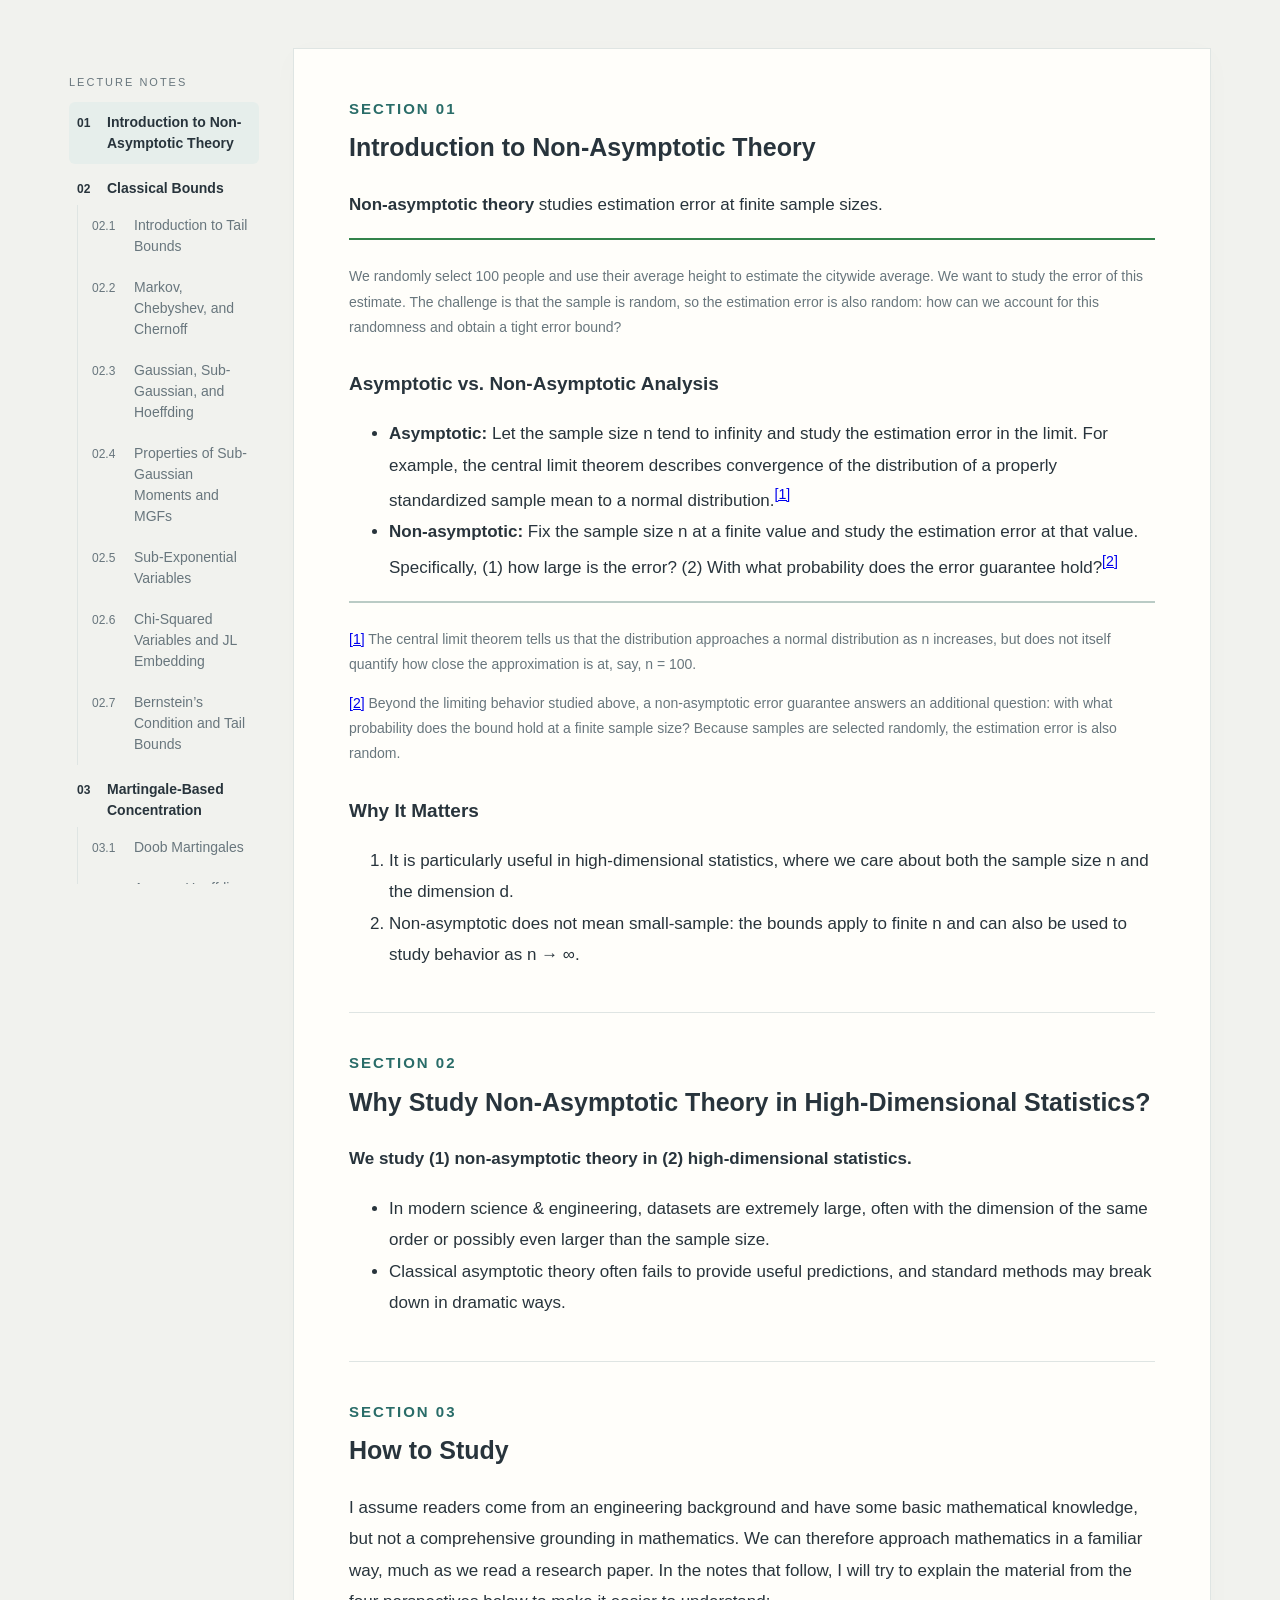
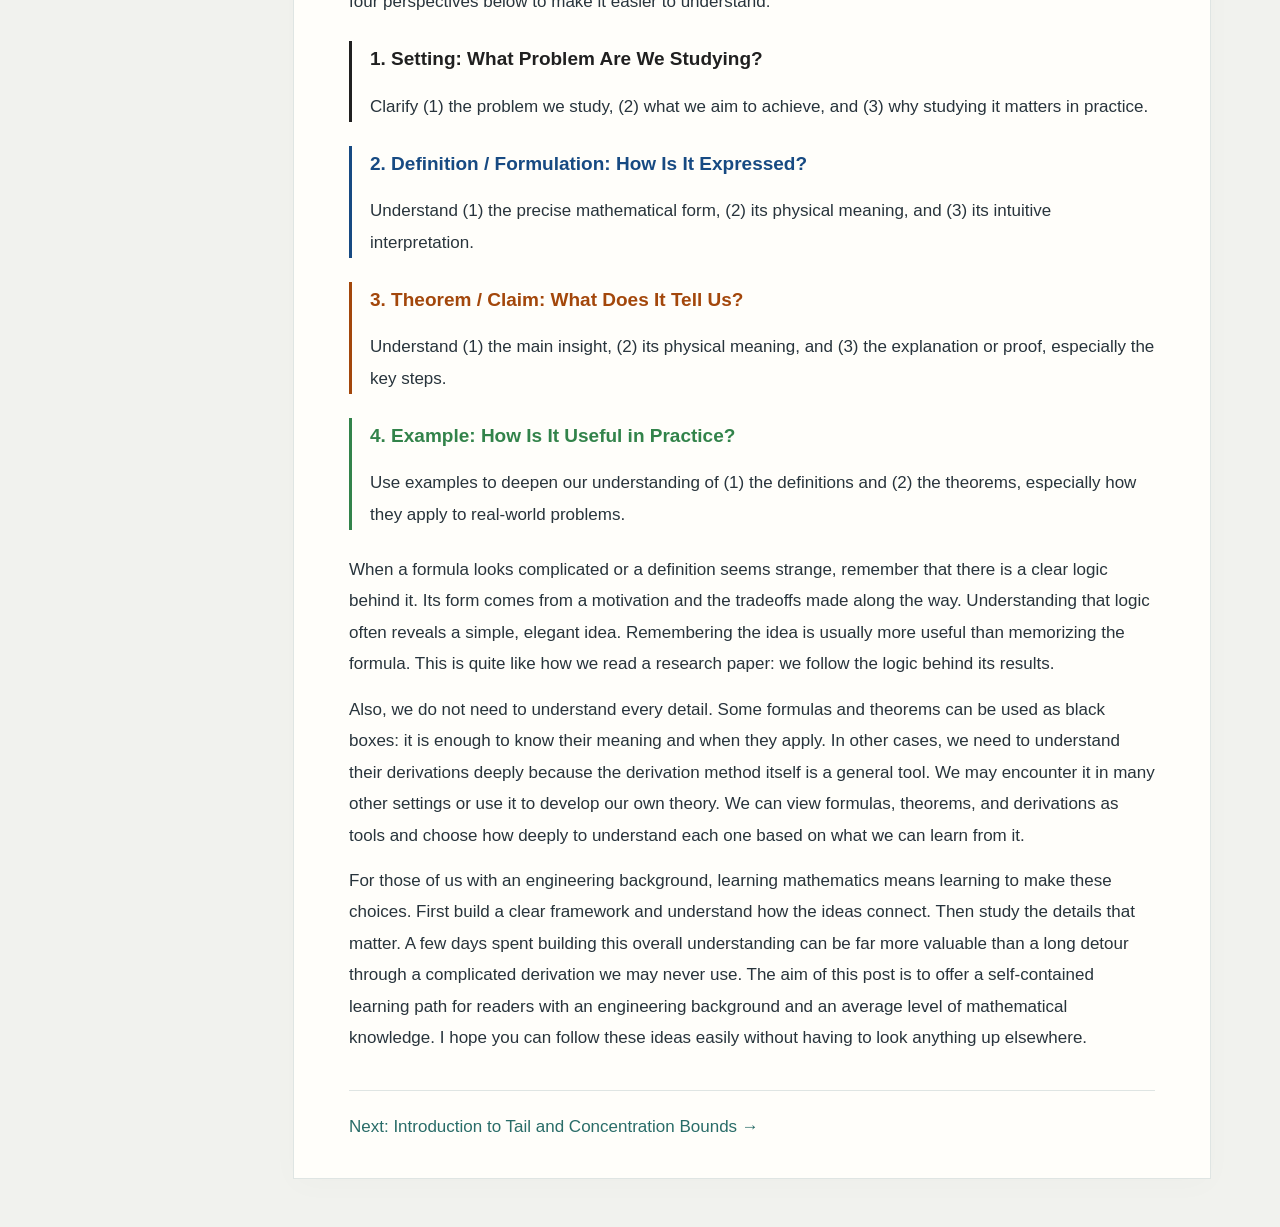
<file: index.html>
<!doctype html>
<html lang="en"><head><meta charset="utf-8"><meta name="viewport" content="width=device-width,initial-scale=1"><meta http-equiv="refresh" content="0;url=%E9%9D%9E%E6%B8%90%E8%BF%91%E7%90%86%E8%AE%BA%E4%B8%8E%E9%9B%86%E4%B8%AD%E4%B8%8D%E7%AD%89%E5%BC%8F.html"><title>High-Dimensional Statistics Notes</title></head><body><p><a href="%E9%9D%9E%E6%B8%90%E8%BF%91%E7%90%86%E8%AE%BA%E4%B8%8E%E9%9B%86%E4%B8%AD%E4%B8%8D%E7%AD%89%E5%BC%8F.html">Read the lecture notes</a></p></body></html>
</file>
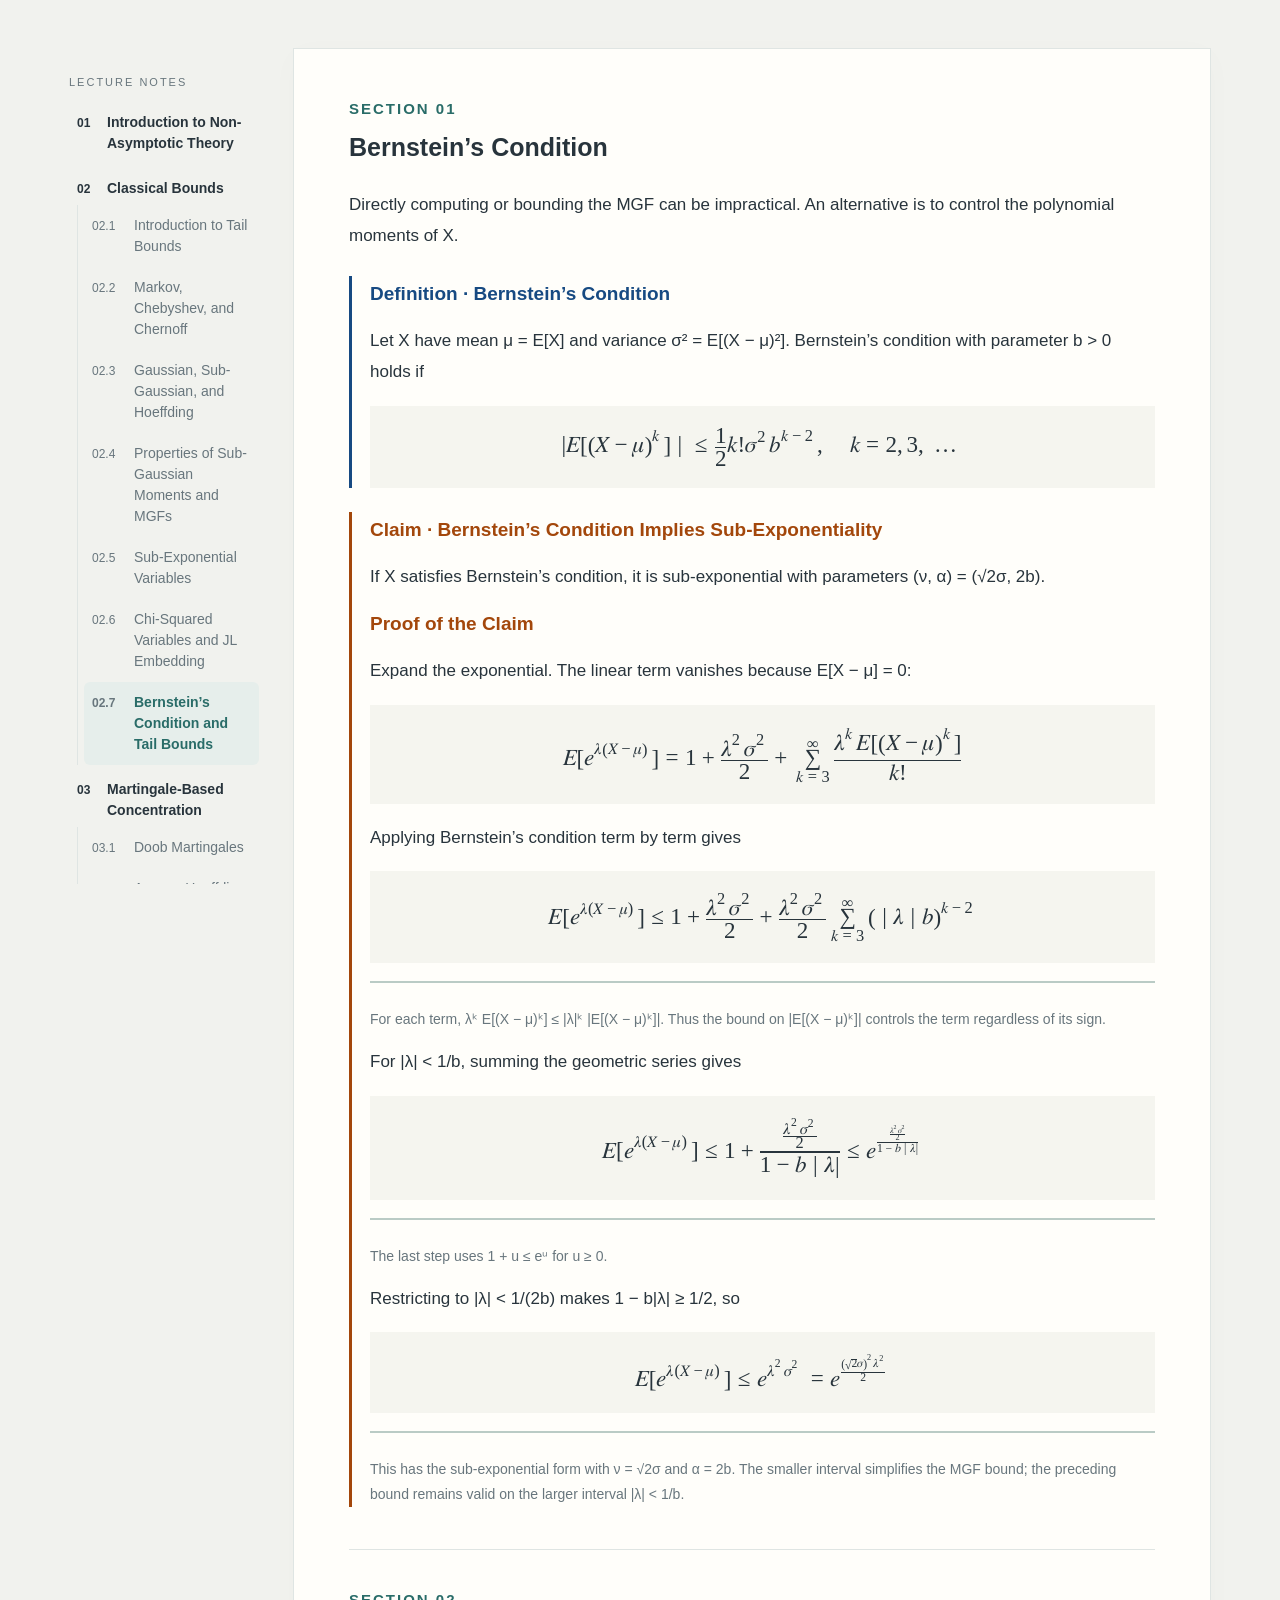
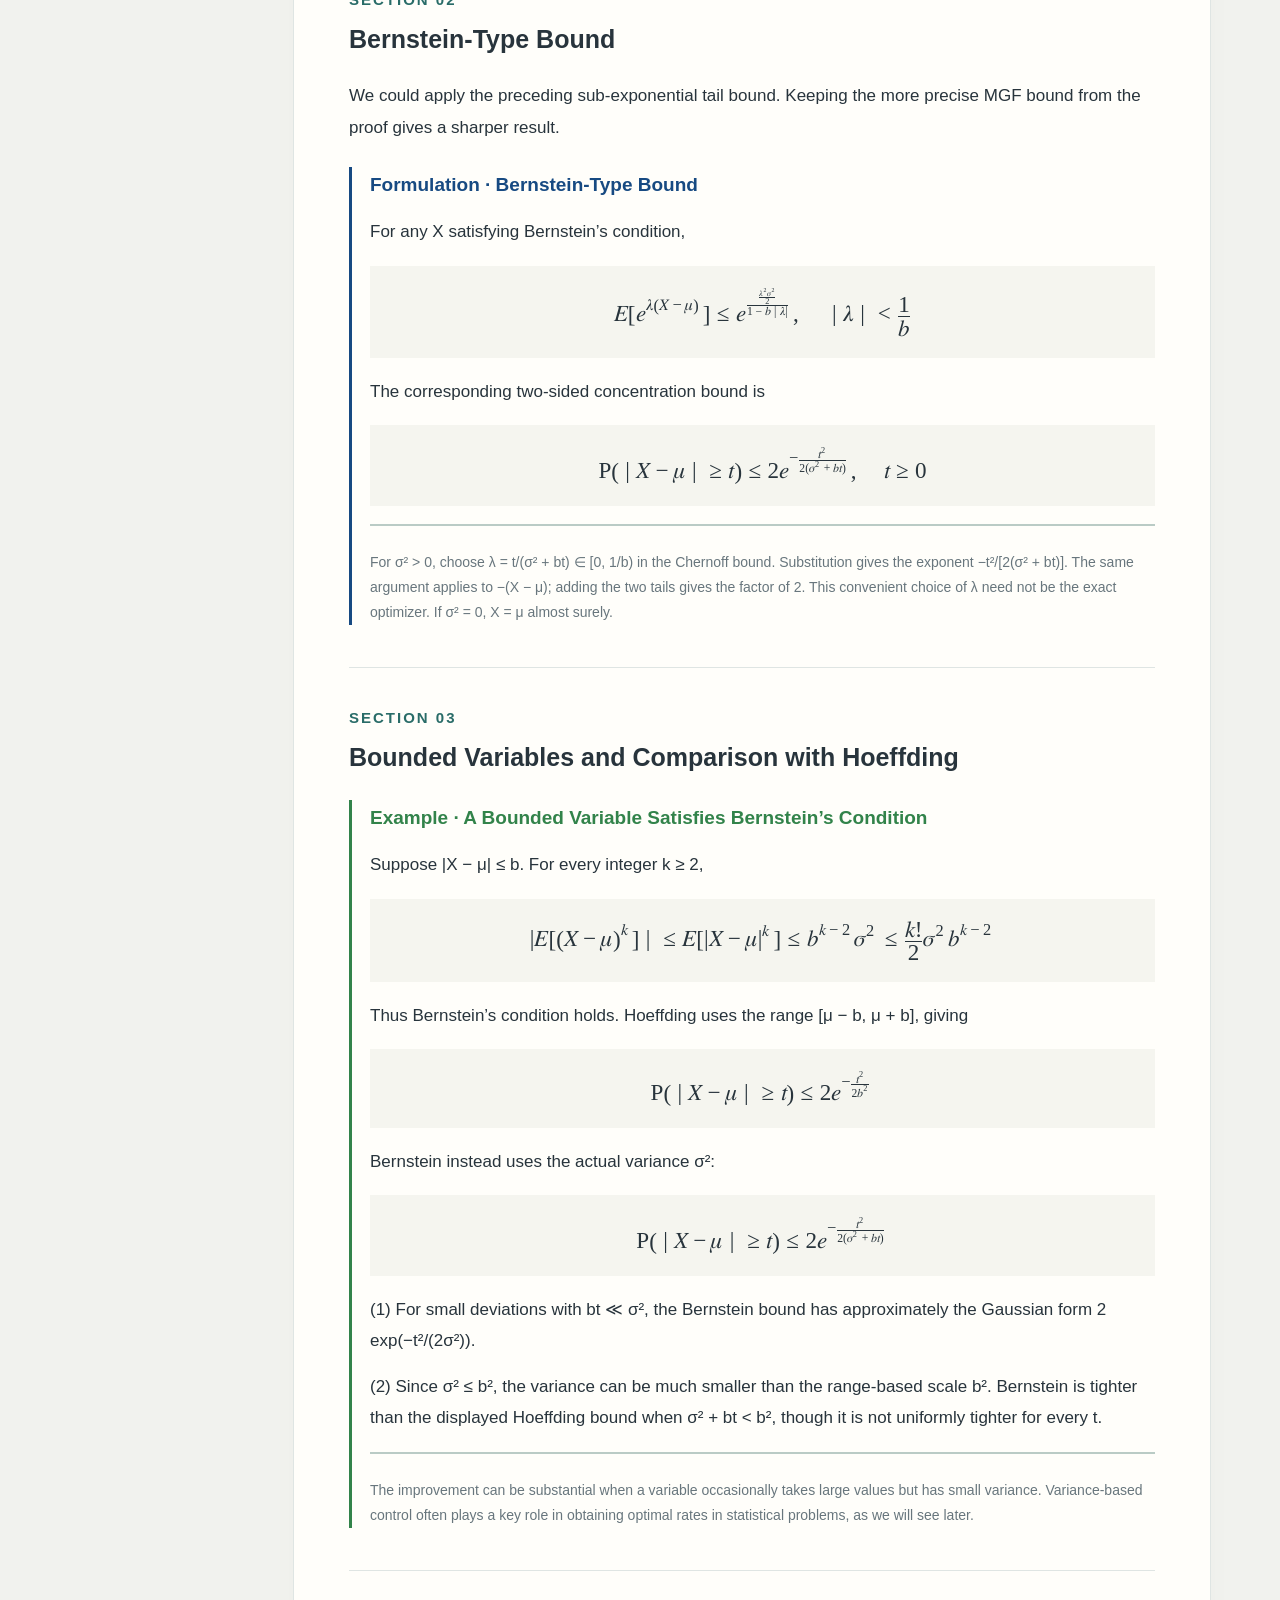
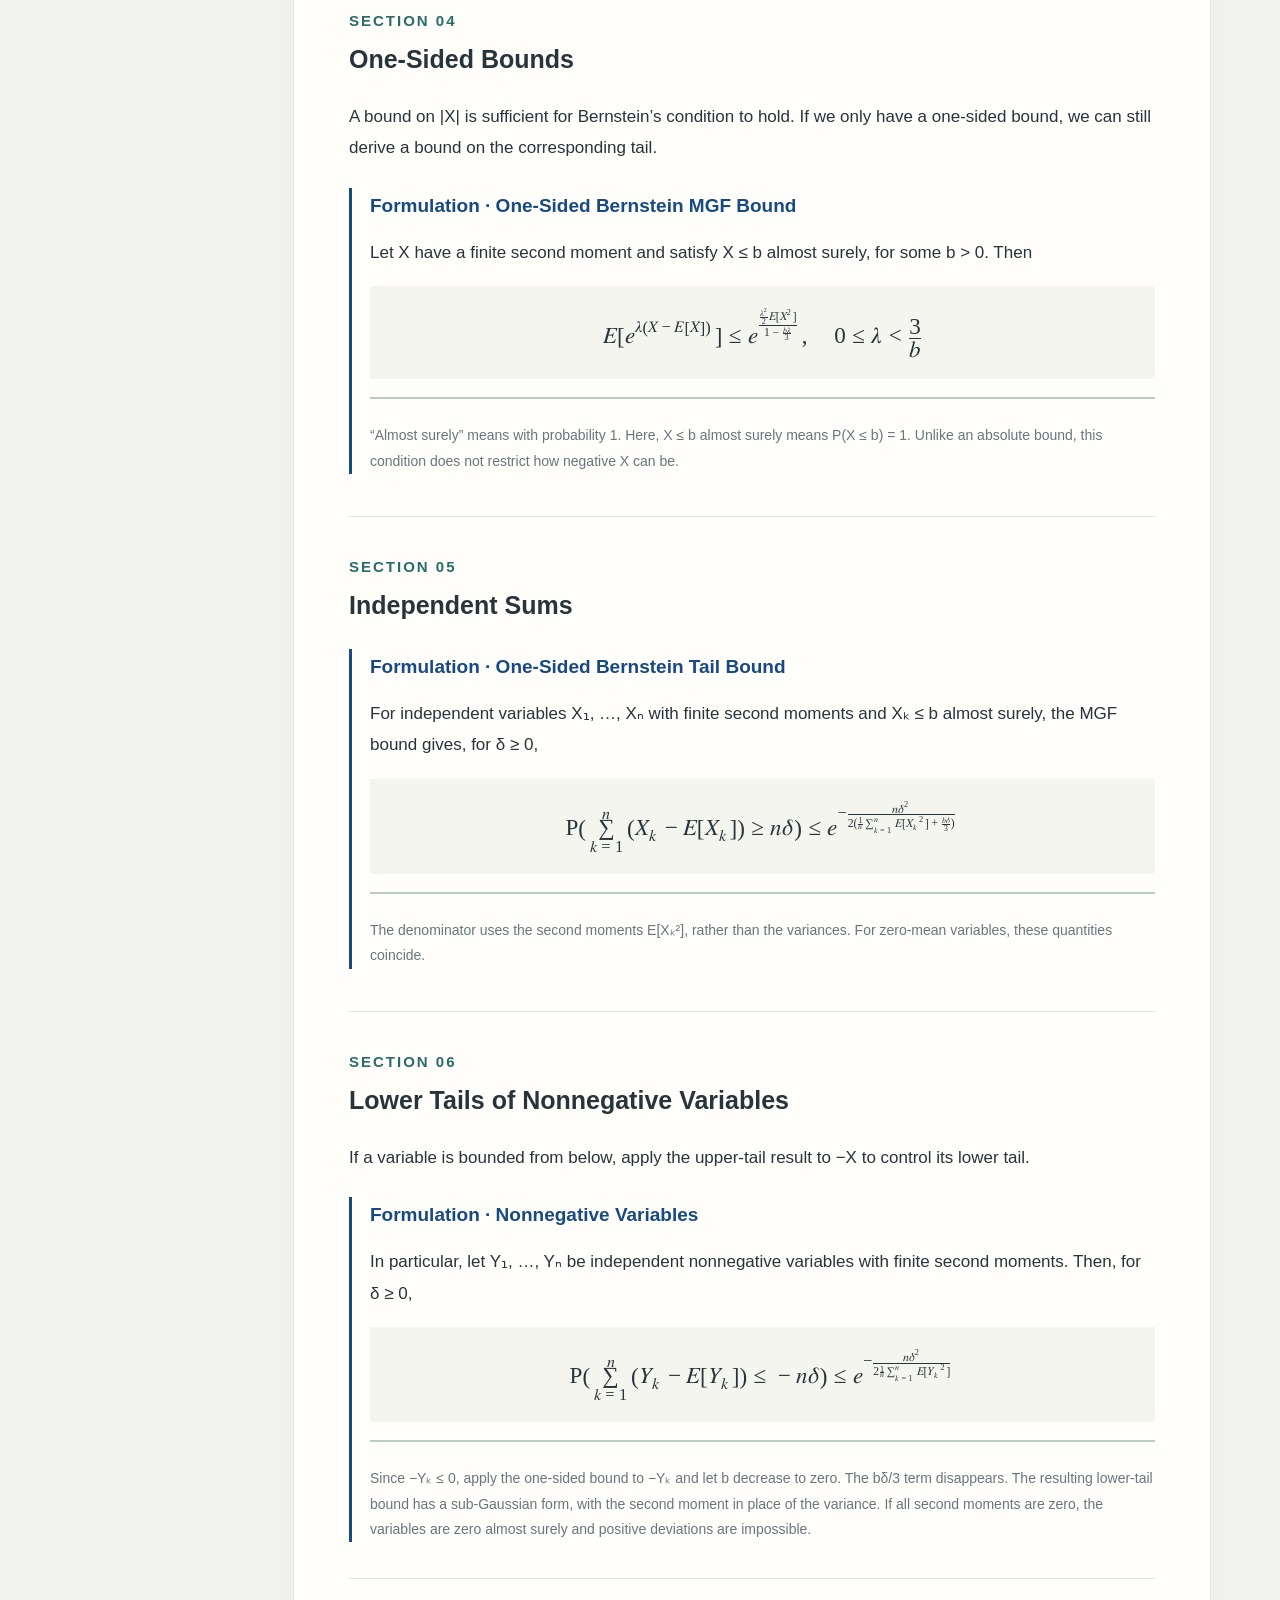
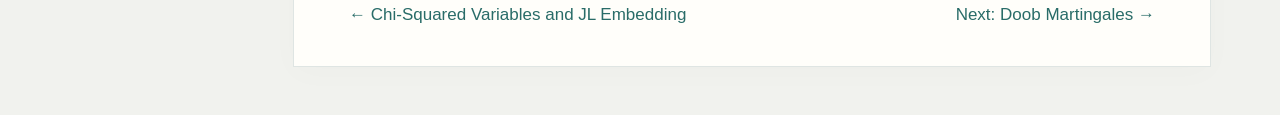
<file: bernstein-bounds.html>
<!doctype html>
<html lang="en">
<head>
  <meta charset="utf-8">
  <meta name="viewport" content="width=device-width,initial-scale=1">
  <title>Bernstein’s Condition and Tail Bounds</title>
  <link rel="stylesheet" href="assets/lecture.css?v=20261017-2">
</head>
<body>
  <div class="layout">
    <nav class="toc" aria-label="Lecture navigation">
      <div class="toc-group"><span class="label">LECTURE NOTES</span><a class="lecture-link" href="非渐近理论与集中不等式.html"><span class="lecture-number">01</span><span>Introduction to Non-Asymptotic Theory</span></a><div class="lecture-chapter"><span class="lecture-number">02</span><span>Classical Bounds</span></div><div class="lecture-subchapters"><a class="lecture-link" href="tail-concentration-bounds.html"><span class="lecture-number">02.1</span><span>Introduction to Tail Bounds</span></a><a class="lecture-link" href="markov-chebyshev-chernoff.html"><span class="lecture-number">02.2</span><span>Markov, Chebyshev, and Chernoff</span></a><a class="lecture-link" href="gaussian-sub-gaussian.html"><span class="lecture-number">02.3</span><span>Gaussian, Sub-Gaussian, and Hoeffding</span></a><a class="lecture-link" href="properties-of-moments.html"><span class="lecture-number">02.4</span><span>Properties of Sub-Gaussian Moments and MGFs</span></a><a class="lecture-link" href="sub-exponential-bernstein.html"><span class="lecture-number">02.5</span><span>Sub-Exponential Variables</span></a><a class="lecture-link" href="chi-square-jl.html"><span class="lecture-number">02.6</span><span>Chi-Squared Variables and JL Embedding</span></a><a class="lecture-link" href="bernstein-bounds.html" aria-current="page"><span class="lecture-number">02.7</span><span>Bernstein’s Condition and Tail Bounds</span></a></div><div class="lecture-chapter"><span class="lecture-number">03</span><span>Martingale-Based Concentration</span></div><div class="lecture-subchapters"><a class="lecture-link" href="martingale-based-methods.html"><span class="lecture-number">03.1</span><span>Doob Martingales</span></a><a class="lecture-link" href="martingale-bounds.html"><span class="lecture-number">03.2</span><span>Azuma–Hoeffding and McDiarmid</span></a></div></div>
      <div class="toc-group toc-local"><span class="label">ON THIS PAGE</span><a href="#bernstein-condition">01 · Bernstein’s Condition</a><a href="#bernstein-bound">02 · Bernstein-Type Bound</a><a href="#bounded-variables">03 · Bounded Variables and Hoeffding</a><a href="#one-sided-bounds">04 · One-Sided Bounds</a><a href="#one-sided-sums">05 · Independent Sums</a><a href="#nonnegative-lower-tail">06 · Nonnegative Variables</a></div>
    </nav>
    <main><section id="bernstein-condition"><h2><span class="number">SECTION 01</span>Bernstein’s Condition</h2><p>Directly computing or bounding the MGF can be impractical. An alternative is to control the polynomial moments of X.</p><div class="topic topic-definition"><h3>Definition · Bernstein’s Condition</h3><p>Let X have mean μ = E[X] and variance σ² = E[(X − μ)²]. Bernstein’s condition with parameter b &gt; 0 holds if</p><div class="formula"><math display="block"><mrow><mo>|</mo><mi mathvariant="double-struck">E</mi><mo>[</mo><msup><mrow><mo>(</mo><mi>X</mi><mo>−</mo><mi>μ</mi><mo>)</mo></mrow><mi>k</mi></msup><mo>]</mo><mo>|</mo><mo>≤</mo><mfrac><mrow><mn>1</mn></mrow><mrow><mn>2</mn></mrow></mfrac><mi>k</mi><mo>!</mo><msup><mi>σ</mi><mn>2</mn></msup><msup><mi>b</mi><mrow><mi>k</mi><mo>−</mo><mn>2</mn></mrow></msup><mo>,</mo><mspace width="1em"/><mi>k</mi><mo>=</mo><mn>2</mn><mo>,</mo><mn>3</mn><mo>,</mo><mo>…</mo></mrow></math></div></div><div class="topic topic-theorem"><h3>Claim · Bernstein’s Condition Implies Sub-Exponentiality</h3><p>If X satisfies Bernstein’s condition, it is sub-exponential with parameters (ν, α) = (√2σ, 2b).</p><h3>Proof of the Claim</h3><p>Expand the exponential. The linear term vanishes because E[X − μ] = 0:</p><div class="formula"><math display="block"><mrow><mi mathvariant="double-struck">E</mi><mo>[</mo><msup><mi>e</mi><mrow><mi>λ</mi><mo>(</mo><mi>X</mi><mo>−</mo><mi>μ</mi><mo>)</mo></mrow></msup><mo>]</mo><mo>=</mo><mn>1</mn><mo>+</mo><mfrac><mrow><msup><mi>λ</mi><mn>2</mn></msup><msup><mi>σ</mi><mn>2</mn></msup></mrow><mrow><mn>2</mn></mrow></mfrac><mo>+</mo><munderover><mo>∑</mo><mrow><mi>k</mi><mo>=</mo><mn>3</mn></mrow><mo>∞</mo></munderover><mfrac><mrow><msup><mi>λ</mi><mi>k</mi></msup><mi mathvariant="double-struck">E</mi><mo>[</mo><msup><mrow><mo>(</mo><mi>X</mi><mo>−</mo><mi>μ</mi><mo>)</mo></mrow><mi>k</mi></msup><mo>]</mo></mrow><mrow><mi>k</mi><mo>!</mo></mrow></mfrac></mrow></math></div><p>Applying Bernstein’s condition term by term gives</p><div class="formula"><math display="block"><mrow><mi mathvariant="double-struck">E</mi><mo>[</mo><msup><mi>e</mi><mrow><mi>λ</mi><mo>(</mo><mi>X</mi><mo>−</mo><mi>μ</mi><mo>)</mo></mrow></msup><mo>]</mo><mo>≤</mo><mn>1</mn><mo>+</mo><mfrac><mrow><msup><mi>λ</mi><mn>2</mn></msup><msup><mi>σ</mi><mn>2</mn></msup></mrow><mrow><mn>2</mn></mrow></mfrac><mo>+</mo><mfrac><mrow><msup><mi>λ</mi><mn>2</mn></msup><msup><mi>σ</mi><mn>2</mn></msup></mrow><mrow><mn>2</mn></mrow></mfrac><munderover><mo>∑</mo><mrow><mi>k</mi><mo>=</mo><mn>3</mn></mrow><mo>∞</mo></munderover><msup><mrow><mo>(</mo><mo>|</mo><mi>λ</mi><mo>|</mo><mi>b</mi><mo>)</mo></mrow><mrow><mi>k</mi><mo>−</mo><mn>2</mn></mrow></msup></mrow></math></div><aside class="sidenote footnotes"><p>For each term, λᵏ E[(X − μ)ᵏ] ≤ |λ|ᵏ |E[(X − μ)ᵏ]|. Thus the bound on |E[(X − μ)ᵏ]| controls the term regardless of its sign.</p></aside><p>For |λ| &lt; 1/b, summing the geometric series gives</p><div class="formula"><math display="block"><mrow><mi mathvariant="double-struck">E</mi><mo>[</mo><msup><mi>e</mi><mrow><mi>λ</mi><mo>(</mo><mi>X</mi><mo>−</mo><mi>μ</mi><mo>)</mo></mrow></msup><mo>]</mo><mo>≤</mo><mn>1</mn><mo>+</mo><mfrac><mrow><mfrac><mrow><msup><mi>λ</mi><mn>2</mn></msup><msup><mi>σ</mi><mn>2</mn></msup></mrow><mrow><mn>2</mn></mrow></mfrac></mrow><mrow><mn>1</mn><mo>−</mo><mi>b</mi><mo>|</mo><mi>λ</mi><mo>|</mo></mrow></mfrac><mo>≤</mo><msup><mi>e</mi><mrow><mfrac><mrow><mfrac><mrow><msup><mi>λ</mi><mn>2</mn></msup><msup><mi>σ</mi><mn>2</mn></msup></mrow><mrow><mn>2</mn></mrow></mfrac></mrow><mrow><mn>1</mn><mo>−</mo><mi>b</mi><mo>|</mo><mi>λ</mi><mo>|</mo></mrow></mfrac></mrow></msup></mrow></math></div><aside class="sidenote footnotes"><p>The last step uses 1 + u ≤ eᵘ for u ≥ 0.</p></aside><p>Restricting to |λ| &lt; 1/(2b) makes 1 − b|λ| ≥ 1/2, so</p><div class="formula"><math display="block"><mrow><mi mathvariant="double-struck">E</mi><mo>[</mo><msup><mi>e</mi><mrow><mi>λ</mi><mo>(</mo><mi>X</mi><mo>−</mo><mi>μ</mi><mo>)</mo></mrow></msup><mo>]</mo><mo>≤</mo><msup><mi>e</mi><mrow><msup><mi>λ</mi><mn>2</mn></msup><msup><mi>σ</mi><mn>2</mn></msup></mrow></msup><mo>=</mo><msup><mi>e</mi><mrow><mfrac><mrow><msup><mrow><mo>(</mo><msqrt><mn>2</mn></msqrt><mi>σ</mi><mo>)</mo></mrow><mn>2</mn></msup><msup><mi>λ</mi><mn>2</mn></msup></mrow><mrow><mn>2</mn></mrow></mfrac></mrow></msup></mrow></math></div><aside class="sidenote footnotes"><p>This has the sub-exponential form with ν = √2σ and α = 2b. The smaller interval simplifies the MGF bound; the preceding bound remains valid on the larger interval |λ| &lt; 1/b.</p></aside></div></section><section id="bernstein-bound"><h2><span class="number">SECTION 02</span>Bernstein-Type Bound</h2><p>We could apply the preceding sub-exponential tail bound. Keeping the more precise MGF bound from the proof gives a sharper result.</p><div class="topic topic-definition"><h3>Formulation · Bernstein-Type Bound</h3><p>For any X satisfying Bernstein’s condition,</p><div class="formula"><math display="block"><mrow><mi mathvariant="double-struck">E</mi><mo>[</mo><msup><mi>e</mi><mrow><mi>λ</mi><mo>(</mo><mi>X</mi><mo>−</mo><mi>μ</mi><mo>)</mo></mrow></msup><mo>]</mo><mo>≤</mo><msup><mi>e</mi><mrow><mfrac><mrow><mfrac><mrow><msup><mi>λ</mi><mn>2</mn></msup><msup><mi>σ</mi><mn>2</mn></msup></mrow><mrow><mn>2</mn></mrow></mfrac></mrow><mrow><mn>1</mn><mo>−</mo><mi>b</mi><mo>|</mo><mi>λ</mi><mo>|</mo></mrow></mfrac></mrow></msup><mo>,</mo><mspace width="1em"/><mo>|</mo><mi>λ</mi><mo>|</mo><mo>&lt;</mo><mfrac><mrow><mn>1</mn></mrow><mrow><mi>b</mi></mrow></mfrac></mrow></math></div><p>The corresponding two-sided concentration bound is</p><div class="formula"><math display="block"><mrow><mi mathvariant="normal">P</mi><mo>(</mo><mo>|</mo><mi>X</mi><mo>−</mo><mi>μ</mi><mo>|</mo><mo>≥</mo><mi>t</mi><mo>)</mo><mo>≤</mo><mn>2</mn><msup><mi>e</mi><mrow><mo>−</mo><mfrac><mrow><msup><mi>t</mi><mn>2</mn></msup></mrow><mrow><mn>2</mn><mrow><mo>(</mo><msup><mi>σ</mi><mn>2</mn></msup><mo>+</mo><mi>b</mi><mi>t</mi><mo>)</mo></mrow></mrow></mfrac></mrow></msup><mo>,</mo><mspace width="1em"/><mi>t</mi><mo>≥</mo><mn>0</mn></mrow></math></div><aside class="sidenote footnotes"><p>For σ² &gt; 0, choose λ = t/(σ² + bt) ∈ [0, 1/b) in the Chernoff bound. Substitution gives the exponent −t²/[2(σ² + bt)]. The same argument applies to −(X − μ); adding the two tails gives the factor of 2. This convenient choice of λ need not be the exact optimizer. If σ² = 0, X = μ almost surely.</p></aside></div></section><section id="bounded-variables"><h2><span class="number">SECTION 03</span>Bounded Variables and Comparison with Hoeffding</h2><div class="topic topic-example"><h3>Example · A Bounded Variable Satisfies Bernstein’s Condition</h3><p>Suppose |X − μ| ≤ b. For every integer k ≥ 2,</p><div class="formula"><math display="block"><mrow><mo>|</mo><mi mathvariant="double-struck">E</mi><mo>[</mo><msup><mrow><mo>(</mo><mi>X</mi><mo>−</mo><mi>μ</mi><mo>)</mo></mrow><mi>k</mi></msup><mo>]</mo><mo>|</mo><mo>≤</mo><mi mathvariant="double-struck">E</mi><mo>[</mo><msup><mrow><mo>|</mo><mi>X</mi><mo>−</mo><mi>μ</mi><mo>|</mo></mrow><mi>k</mi></msup><mo>]</mo><mo>≤</mo><msup><mi>b</mi><mrow><mi>k</mi><mo>−</mo><mn>2</mn></mrow></msup><msup><mi>σ</mi><mn>2</mn></msup><mo>≤</mo><mfrac><mrow><mi>k</mi><mo>!</mo></mrow><mrow><mn>2</mn></mrow></mfrac><msup><mi>σ</mi><mn>2</mn></msup><msup><mi>b</mi><mrow><mi>k</mi><mo>−</mo><mn>2</mn></mrow></msup></mrow></math></div><p>Thus Bernstein’s condition holds. Hoeffding uses the range [μ − b, μ + b], giving</p><div class="formula"><math display="block"><mrow><mi mathvariant="normal">P</mi><mo>(</mo><mo>|</mo><mi>X</mi><mo>−</mo><mi>μ</mi><mo>|</mo><mo>≥</mo><mi>t</mi><mo>)</mo><mo>≤</mo><mn>2</mn><msup><mi>e</mi><mrow><mo>−</mo><mfrac><mrow><msup><mi>t</mi><mn>2</mn></msup></mrow><mrow><mn>2</mn><msup><mi>b</mi><mn>2</mn></msup></mrow></mfrac></mrow></msup></mrow></math></div><p>Bernstein instead uses the actual variance σ²:</p><div class="formula"><math display="block"><mrow><mi mathvariant="normal">P</mi><mo>(</mo><mo>|</mo><mi>X</mi><mo>−</mo><mi>μ</mi><mo>|</mo><mo>≥</mo><mi>t</mi><mo>)</mo><mo>≤</mo><mn>2</mn><msup><mi>e</mi><mrow><mo>−</mo><mfrac><mrow><msup><mi>t</mi><mn>2</mn></msup></mrow><mrow><mn>2</mn><mrow><mo>(</mo><msup><mi>σ</mi><mn>2</mn></msup><mo>+</mo><mi>b</mi><mi>t</mi><mo>)</mo></mrow></mrow></mfrac></mrow></msup></mrow></math></div><p>(1) For small deviations with bt ≪ σ², the Bernstein bound has approximately the Gaussian form 2 exp(−t²/(2σ²)).</p><p>(2) Since σ² ≤ b², the variance can be much smaller than the range-based scale b². Bernstein is tighter than the displayed Hoeffding bound when σ² + bt &lt; b², though it is not uniformly tighter for every t.</p><aside class="sidenote footnotes"><p>The improvement can be substantial when a variable occasionally takes large values but has small variance. Variance-based control often plays a key role in obtaining optimal rates in statistical problems, as we will see later.</p></aside></div></section><section id="one-sided-bounds"><h2><span class="number">SECTION 04</span>One-Sided Bounds</h2><p>A bound on |X| is sufficient for Bernstein’s condition to hold. If we only have a one-sided bound, we can still derive a bound on the corresponding tail.</p><div class="topic topic-definition"><h3>Formulation · One-Sided Bernstein MGF Bound</h3><p>Let X have a finite second moment and satisfy X ≤ b almost surely, for some b &gt; 0. Then</p><div class="formula"><math display="block"><mrow><mi mathvariant="double-struck">E</mi><mo>[</mo><msup><mi>e</mi><mrow><mi>λ</mi><mrow><mo>(</mo><mi>X</mi><mo>−</mo><mi mathvariant="double-struck">E</mi><mo>[</mo><mi>X</mi><mo>]</mo><mo>)</mo></mrow></mrow></msup><mo>]</mo><mo>≤</mo><msup><mi>e</mi><mrow><mfrac><mrow><mfrac><mrow><msup><mi>λ</mi><mn>2</mn></msup></mrow><mrow><mn>2</mn></mrow></mfrac><mi mathvariant="double-struck">E</mi><mo>[</mo><msup><mi>X</mi><mn>2</mn></msup><mo>]</mo></mrow><mrow><mn>1</mn><mo>−</mo><mfrac><mrow><mi>b</mi><mi>λ</mi></mrow><mrow><mn>3</mn></mrow></mfrac></mrow></mfrac></mrow></msup><mo>,</mo><mspace width="1em"/><mn>0</mn><mo>≤</mo><mi>λ</mi><mo>&lt;</mo><mfrac><mrow><mn>3</mn></mrow><mrow><mi>b</mi></mrow></mfrac></mrow></math></div><aside class="sidenote footnotes"><p>“Almost surely” means with probability 1. Here, X ≤ b almost surely means P(X ≤ b) = 1. Unlike an absolute bound, this condition does not restrict how negative X can be.</p></aside></div></section><section id="one-sided-sums"><h2><span class="number">SECTION 05</span>Independent Sums</h2><div class="topic topic-definition"><h3>Formulation · One-Sided Bernstein Tail Bound</h3><p>For independent variables X₁, …, Xₙ with finite second moments and Xₖ ≤ b almost surely, the MGF bound gives, for δ ≥ 0,</p><div class="formula"><math display="block"><mrow><mi mathvariant="normal">P</mi><mo>(</mo><munderover><mo>∑</mo><mrow><mi>k</mi><mo>=</mo><mn>1</mn></mrow><mi>n</mi></munderover><mrow><mo>(</mo><msub><mi>X</mi><mi>k</mi></msub><mo>−</mo><mi mathvariant="double-struck">E</mi><mo>[</mo><msub><mi>X</mi><mi>k</mi></msub><mo>]</mo><mo>)</mo></mrow><mo>≥</mo><mi>n</mi><mi>δ</mi><mo>)</mo><mo>≤</mo><msup><mi>e</mi><mrow><mo>−</mo><mfrac><mrow><mi>n</mi><msup><mi>δ</mi><mn>2</mn></msup></mrow><mrow><mn>2</mn><mrow><mo>(</mo><mfrac><mrow><mn>1</mn></mrow><mrow><mi>n</mi></mrow></mfrac><munderover><mo>∑</mo><mrow><mi>k</mi><mo>=</mo><mn>1</mn></mrow><mi>n</mi></munderover><mi mathvariant="double-struck">E</mi><mo>[</mo><msup><msub><mi>X</mi><mi>k</mi></msub><mn>2</mn></msup><mo>]</mo><mo>+</mo><mfrac><mrow><mi>b</mi><mi>δ</mi></mrow><mrow><mn>3</mn></mrow></mfrac><mo>)</mo></mrow></mrow></mfrac></mrow></msup></mrow></math></div><aside class="sidenote footnotes"><p>The denominator uses the second moments E[Xₖ²], rather than the variances. For zero-mean variables, these quantities coincide.</p></aside></div></section><section id="nonnegative-lower-tail"><h2><span class="number">SECTION 06</span>Lower Tails of Nonnegative Variables</h2><p>If a variable is bounded from below, apply the upper-tail result to −X to control its lower tail.</p><div class="topic topic-definition"><h3>Formulation · Nonnegative Variables</h3><p>In particular, let Y₁, …, Yₙ be independent nonnegative variables with finite second moments. Then, for δ ≥ 0,</p><div class="formula"><math display="block"><mrow><mi mathvariant="normal">P</mi><mo>(</mo><munderover><mo>∑</mo><mrow><mi>k</mi><mo>=</mo><mn>1</mn></mrow><mi>n</mi></munderover><mrow><mo>(</mo><msub><mi>Y</mi><mi>k</mi></msub><mo>−</mo><mi mathvariant="double-struck">E</mi><mo>[</mo><msub><mi>Y</mi><mi>k</mi></msub><mo>]</mo><mo>)</mo></mrow><mo>≤</mo><mo>−</mo><mi>n</mi><mi>δ</mi><mo>)</mo><mo>≤</mo><msup><mi>e</mi><mrow><mo>−</mo><mfrac><mrow><mi>n</mi><msup><mi>δ</mi><mn>2</mn></msup></mrow><mrow><mn>2</mn><mrow><mfrac><mrow><mn>1</mn></mrow><mrow><mi>n</mi></mrow></mfrac><munderover><mo>∑</mo><mrow><mi>k</mi><mo>=</mo><mn>1</mn></mrow><mi>n</mi></munderover><mi mathvariant="double-struck">E</mi><mo>[</mo><msup><msub><mi>Y</mi><mi>k</mi></msub><mn>2</mn></msup><mo>]</mo></mrow></mrow></mfrac></mrow></msup></mrow></math></div><aside class="sidenote footnotes"><p>Since −Yₖ ≤ 0, apply the one-sided bound to −Yₖ and let b decrease to zero. The bδ/3 term disappears. The resulting lower-tail bound has a sub-Gaussian form, with the second moment in place of the variance. If all second moments are zero, the variables are zero almost surely and positive deviations are impossible.</p></aside></div></section><nav class="page-navigation" aria-label="Lecture navigation"><a href="chi-square-jl.html">← Chi-Squared Variables and JL Embedding</a><a href="martingale-based-methods.html">Next: Doob Martingales →</a></nav></main>
  </div>
</body>
</html>
</file>
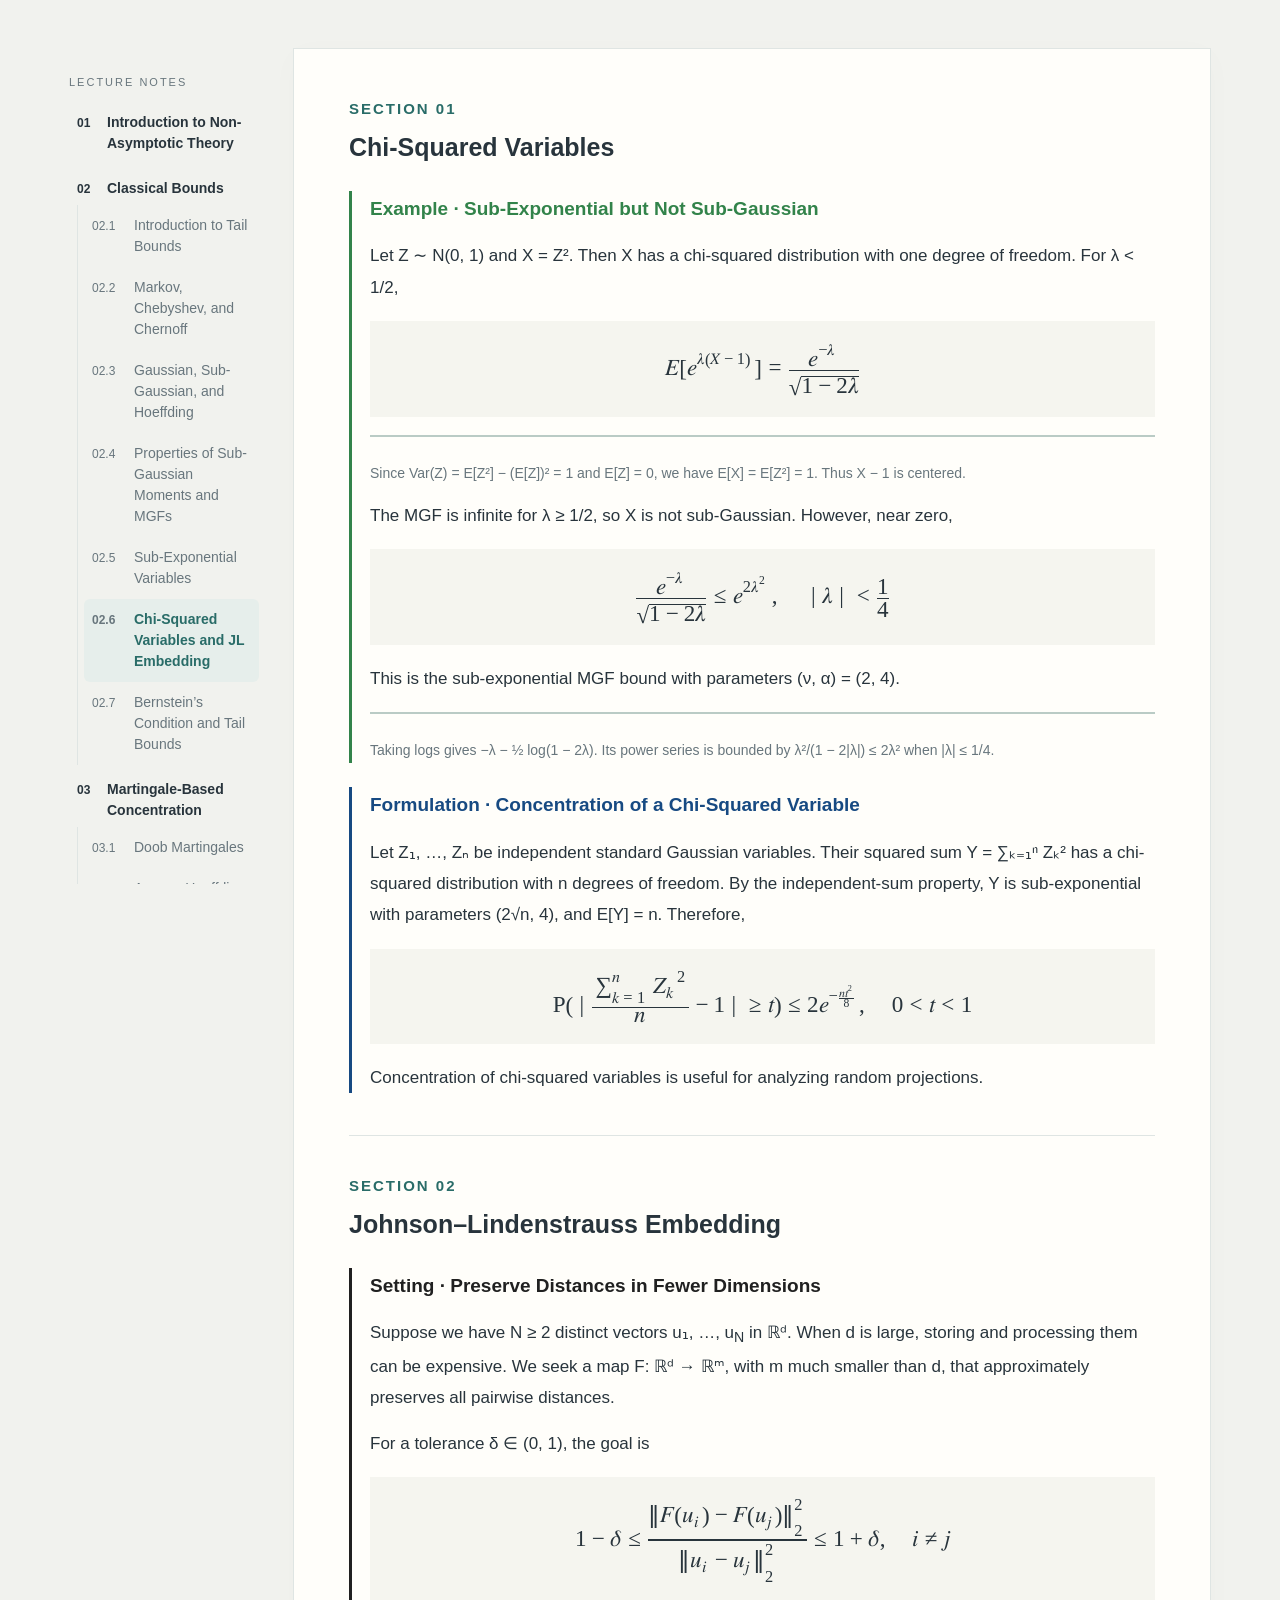
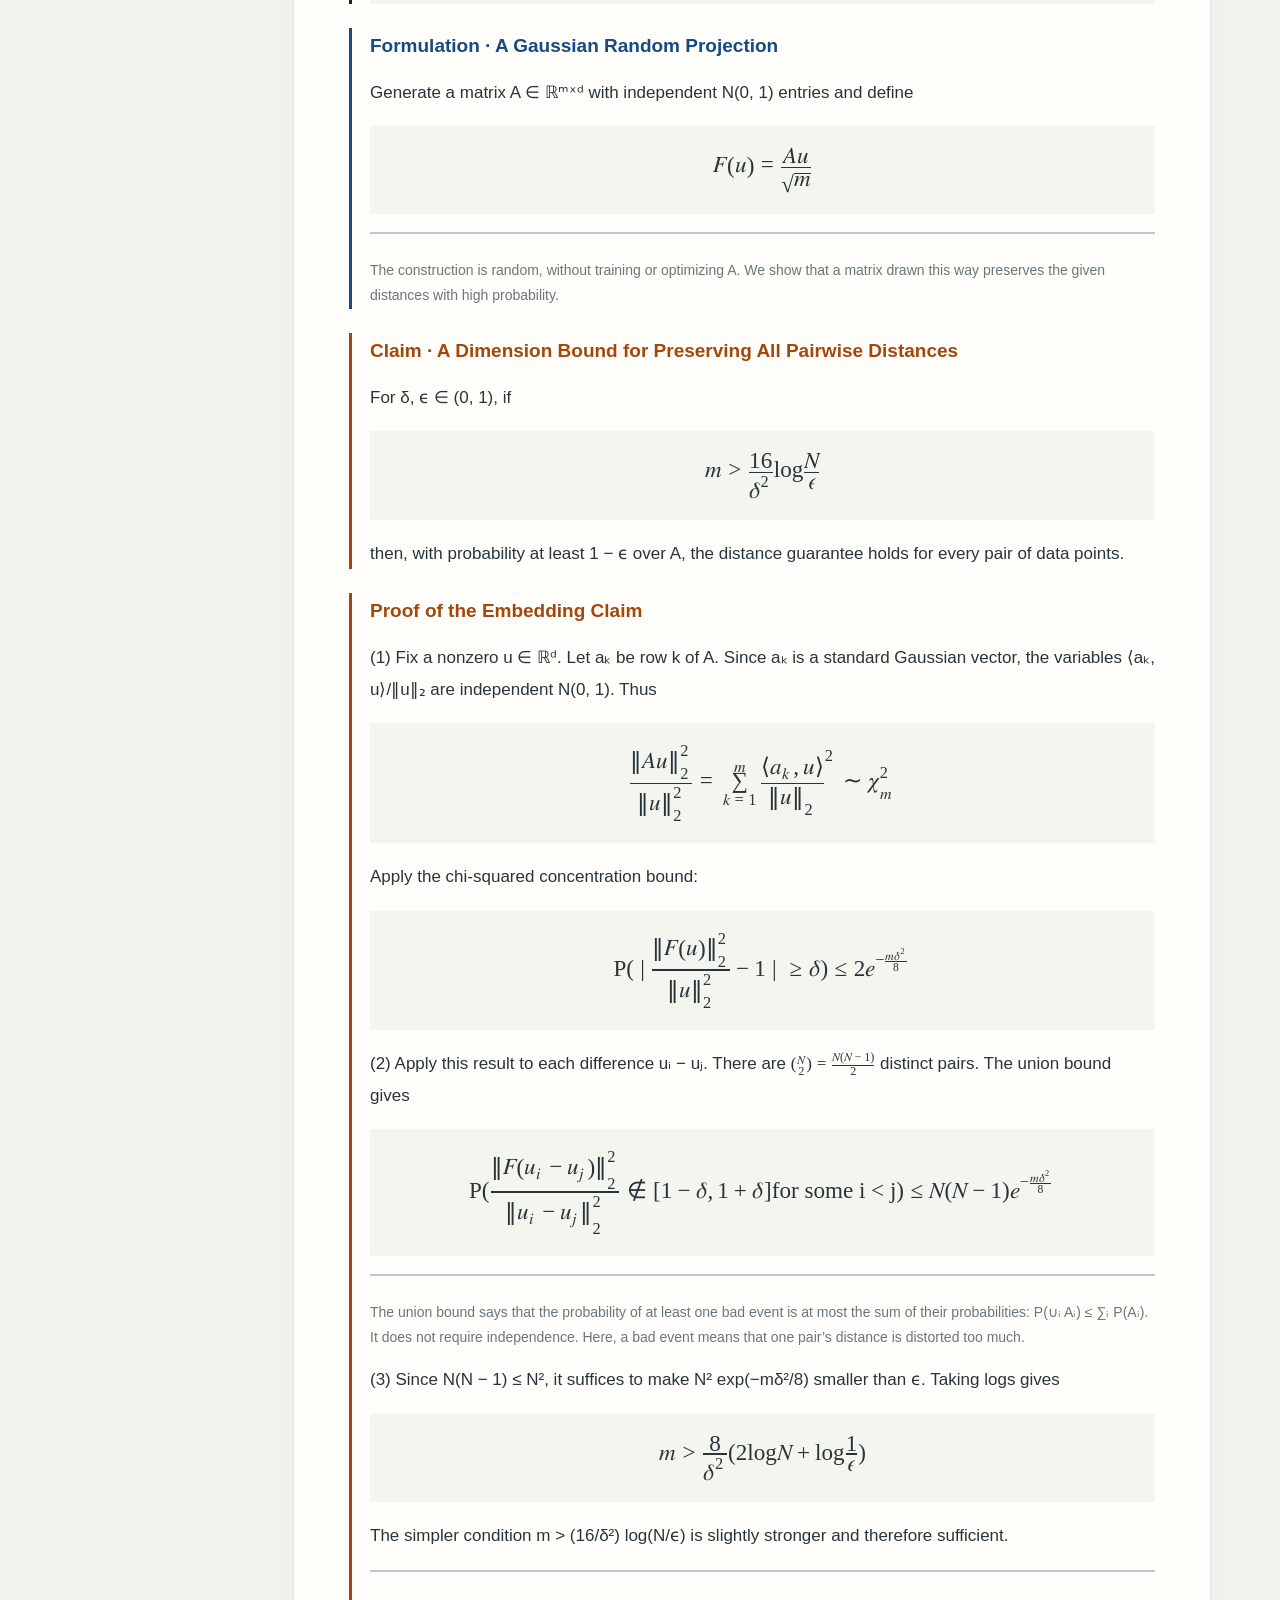
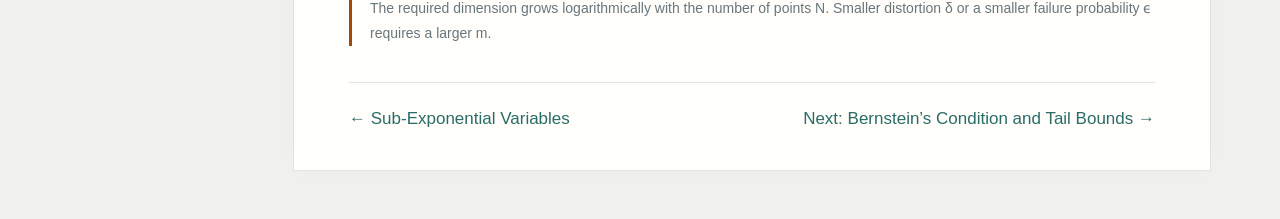
<file: chi-square-jl.html>
<!doctype html>
<html lang="en">
<head>
  <meta charset="utf-8">
  <meta name="viewport" content="width=device-width,initial-scale=1">
  <title>Chi-Squared Variables and Johnson–Lindenstrauss Embedding</title>
  <link rel="stylesheet" href="assets/lecture.css?v=20261017-2">
</head>
<body>
  <div class="layout">
    <nav class="toc" aria-label="Lecture navigation">
      <div class="toc-group"><span class="label">LECTURE NOTES</span><a class="lecture-link" href="非渐近理论与集中不等式.html"><span class="lecture-number">01</span><span>Introduction to Non-Asymptotic Theory</span></a><div class="lecture-chapter"><span class="lecture-number">02</span><span>Classical Bounds</span></div><div class="lecture-subchapters"><a class="lecture-link" href="tail-concentration-bounds.html"><span class="lecture-number">02.1</span><span>Introduction to Tail Bounds</span></a><a class="lecture-link" href="markov-chebyshev-chernoff.html"><span class="lecture-number">02.2</span><span>Markov, Chebyshev, and Chernoff</span></a><a class="lecture-link" href="gaussian-sub-gaussian.html"><span class="lecture-number">02.3</span><span>Gaussian, Sub-Gaussian, and Hoeffding</span></a><a class="lecture-link" href="properties-of-moments.html"><span class="lecture-number">02.4</span><span>Properties of Sub-Gaussian Moments and MGFs</span></a><a class="lecture-link" href="sub-exponential-bernstein.html"><span class="lecture-number">02.5</span><span>Sub-Exponential Variables</span></a><a class="lecture-link" href="chi-square-jl.html" aria-current="page"><span class="lecture-number">02.6</span><span>Chi-Squared Variables and JL Embedding</span></a><a class="lecture-link" href="bernstein-bounds.html"><span class="lecture-number">02.7</span><span>Bernstein’s Condition and Tail Bounds</span></a></div><div class="lecture-chapter"><span class="lecture-number">03</span><span>Martingale-Based Concentration</span></div><div class="lecture-subchapters"><a class="lecture-link" href="martingale-based-methods.html"><span class="lecture-number">03.1</span><span>Doob Martingales</span></a><a class="lecture-link" href="martingale-bounds.html"><span class="lecture-number">03.2</span><span>Azuma–Hoeffding and McDiarmid</span></a></div></div>
      <div class="toc-group toc-local"><span class="label">ON THIS PAGE</span><a href="#chi-square">01 · Chi-Squared Variables</a><a href="#jl-embedding">02 · Johnson–Lindenstrauss Embedding</a></div>
    </nav>
    <main><section id="chi-square"><h2><span class="number">SECTION 01</span>Chi-Squared Variables</h2><div class="topic topic-example"><h3>Example · Sub-Exponential but Not Sub-Gaussian</h3><p>Let Z ∼ N(0, 1) and X = Z². Then X has a chi-squared distribution with one degree of freedom. For λ &lt; 1/2,</p><div class="formula"><math display="block"><mrow><mi mathvariant="double-struck">E</mi><mo>[</mo><msup><mi>e</mi><mrow><mi>λ</mi><mrow><mo>(</mo><mi>X</mi><mo>−</mo><mn>1</mn><mo>)</mo></mrow></mrow></msup><mo>]</mo><mo>=</mo><mfrac><mrow><msup><mi>e</mi><mrow><mo>−</mo><mi>λ</mi></mrow></msup></mrow><mrow><msqrt><mrow><mn>1</mn><mo>−</mo><mn>2</mn><mi>λ</mi></mrow></msqrt></mrow></mfrac></mrow></math></div><aside class="sidenote footnotes"><p>Since Var(Z) = E[Z²] − (E[Z])² = 1 and E[Z] = 0, we have E[X] = E[Z²] = 1. Thus X − 1 is centered.</p></aside><p>The MGF is infinite for λ ≥ 1/2, so X is not sub-Gaussian. However, near zero,</p><div class="formula"><math display="block"><mrow><mfrac><mrow><msup><mi>e</mi><mrow><mo>−</mo><mi>λ</mi></mrow></msup></mrow><mrow><msqrt><mrow><mn>1</mn><mo>−</mo><mn>2</mn><mi>λ</mi></mrow></msqrt></mrow></mfrac><mo>≤</mo><msup><mi>e</mi><mrow><mn>2</mn><msup><mi>λ</mi><mn>2</mn></msup></mrow></msup><mo>,</mo><mspace width="1em"/><mo>|</mo><mi>λ</mi><mo>|</mo><mo>&lt;</mo><mfrac><mrow><mn>1</mn></mrow><mrow><mn>4</mn></mrow></mfrac></mrow></math></div><p>This is the sub-exponential MGF bound with parameters (ν, α) = (2, 4).</p><aside class="sidenote footnotes"><p>Taking logs gives −λ − ½ log(1 − 2λ). Its power series is bounded by λ²/(1 − 2|λ|) ≤ 2λ² when |λ| ≤ 1/4.</p></aside></div><div class="topic topic-definition"><h3>Formulation · Concentration of a Chi-Squared Variable</h3><p>Let Z₁, …, Zₙ be independent standard Gaussian variables. Their squared sum Y = ∑ₖ₌₁ⁿ Zₖ² has a chi-squared distribution with n degrees of freedom. By the independent-sum property, Y is sub-exponential with parameters (2√n, 4), and E[Y] = n. Therefore,</p><div class="formula"><math display="block"><mrow><mi mathvariant="normal">P</mi><mo>(</mo><mo>|</mo><mfrac><mrow><munderover><mo>∑</mo><mrow><mi>k</mi><mo>=</mo><mn>1</mn></mrow><mi>n</mi></munderover><msup><msub><mi>Z</mi><mi>k</mi></msub><mn>2</mn></msup></mrow><mrow><mi>n</mi></mrow></mfrac><mo>−</mo><mn>1</mn><mo>|</mo><mo>≥</mo><mi>t</mi><mo>)</mo><mo>≤</mo><mn>2</mn><msup><mi>e</mi><mrow><mo>−</mo><mfrac><mrow><mi>n</mi><msup><mi>t</mi><mn>2</mn></msup></mrow><mrow><mn>8</mn></mrow></mfrac></mrow></msup><mo>,</mo><mspace width="1em"/><mn>0</mn><mo>&lt;</mo><mi>t</mi><mo>&lt;</mo><mn>1</mn></mrow></math></div><p>Concentration of chi-squared variables is useful for analyzing random projections.</p></div></section><section id="jl-embedding"><h2><span class="number">SECTION 02</span>Johnson–Lindenstrauss Embedding</h2><div class="topic topic-setting"><h3>Setting · Preserve Distances in Fewer Dimensions</h3><p>Suppose we have N ≥ 2 distinct vectors u₁, …, u<sub>N</sub> in ℝᵈ. When d is large, storing and processing them can be expensive. We seek a map F: ℝᵈ → ℝᵐ, with m much smaller than d, that approximately preserves all pairwise distances.</p><p>For a tolerance δ ∈ (0, 1), the goal is</p><div class="formula"><math display="block"><mrow><mn>1</mn><mo>−</mo><mi>δ</mi><mo>≤</mo><mfrac><mrow><msubsup><mrow><mo>‖</mo><mi>F</mi><mo>(</mo><msub><mi>u</mi><mi>i</mi></msub><mo>)</mo><mo>−</mo><mi>F</mi><mo>(</mo><msub><mi>u</mi><mi>j</mi></msub><mo>)</mo><mo>‖</mo></mrow><mn>2</mn><mn>2</mn></msubsup></mrow><mrow><msubsup><mrow><mo>‖</mo><msub><mi>u</mi><mi>i</mi></msub><mo>−</mo><msub><mi>u</mi><mi>j</mi></msub><mo>‖</mo></mrow><mn>2</mn><mn>2</mn></msubsup></mrow></mfrac><mo>≤</mo><mn>1</mn><mo>+</mo><mi>δ</mi><mo>,</mo><mspace width="1em"/><mi>i</mi><mo>≠</mo><mi>j</mi></mrow></math></div></div><div class="topic topic-definition"><h3>Formulation · A Gaussian Random Projection</h3><p>Generate a matrix A ∈ ℝᵐˣᵈ with independent N(0, 1) entries and define</p><div class="formula"><math display="block"><mrow><mi>F</mi><mo>(</mo><mi>u</mi><mo>)</mo><mo>=</mo><mfrac><mrow><mi>A</mi><mi>u</mi></mrow><mrow><msqrt><mi>m</mi></msqrt></mrow></mfrac></mrow></math></div><aside class="sidenote footnotes"><p>The construction is random, without training or optimizing A. We show that a matrix drawn this way preserves the given distances with high probability.</p></aside></div><div class="topic topic-theorem"><h3>Claim · A Dimension Bound for Preserving All Pairwise Distances</h3><p>For δ, ϵ ∈ (0, 1), if</p><div class="formula"><math display="block"><mrow><mi>m</mi><mo>&gt;</mo><mfrac><mrow><mn>16</mn></mrow><mrow><msup><mi>δ</mi><mn>2</mn></msup></mrow></mfrac><mi>log</mi><mfrac><mrow><mi>N</mi></mrow><mrow><mi>ϵ</mi></mrow></mfrac></mrow></math></div><p>then, with probability at least 1 − ϵ over A, the distance guarantee holds for every pair of data points.</p></div><div class="topic topic-proof"><h3>Proof of the Embedding Claim</h3><p>(1) Fix a nonzero u ∈ ℝᵈ. Let aₖ be row k of A. Since aₖ is a standard Gaussian vector, the variables ⟨aₖ, u⟩/‖u‖₂ are independent N(0, 1). Thus</p><div class="formula"><math display="block"><mrow><mfrac><mrow><msubsup><mrow><mo>‖</mo><mi>A</mi><mi>u</mi><mo>‖</mo></mrow><mn>2</mn><mn>2</mn></msubsup></mrow><mrow><msubsup><mrow><mo>‖</mo><mi>u</mi><mo>‖</mo></mrow><mn>2</mn><mn>2</mn></msubsup></mrow></mfrac><mo>=</mo><munderover><mo>∑</mo><mrow><mi>k</mi><mo>=</mo><mn>1</mn></mrow><mi>m</mi></munderover><msup><mrow><mfrac><mrow><mo>⟨</mo><msub><mi>a</mi><mi>k</mi></msub><mo>,</mo><mi>u</mi><mo>⟩</mo></mrow><mrow><msub><mrow><mo>‖</mo><mi>u</mi><mo>‖</mo></mrow><mn>2</mn></msub></mrow></mfrac></mrow><mn>2</mn></msup><mo>∼</mo><msubsup><mi>χ</mi><mi>m</mi><mn>2</mn></msubsup></mrow></math></div><p>Apply the chi-squared concentration bound:</p><div class="formula"><math display="block"><mrow><mi mathvariant="normal">P</mi><mo>(</mo><mo>|</mo><mfrac><mrow><msubsup><mrow><mo>‖</mo><mi>F</mi><mo>(</mo><mi>u</mi><mo>)</mo><mo>‖</mo></mrow><mn>2</mn><mn>2</mn></msubsup></mrow><mrow><msubsup><mrow><mo>‖</mo><mi>u</mi><mo>‖</mo></mrow><mn>2</mn><mn>2</mn></msubsup></mrow></mfrac><mo>−</mo><mn>1</mn><mo>|</mo><mo>≥</mo><mi>δ</mi><mo>)</mo><mo>≤</mo><mn>2</mn><msup><mi>e</mi><mrow><mo>−</mo><mfrac><mrow><mi>m</mi><msup><mi>δ</mi><mn>2</mn></msup></mrow><mrow><mn>8</mn></mrow></mfrac></mrow></msup></mrow></math></div><p>(2) Apply this result to each difference uᵢ − uⱼ. There are <math><mrow><mo>(</mo><mfrac linethickness="0"><mi>N</mi><mn>2</mn></mfrac><mo>)</mo><mo>=</mo><mfrac><mrow><mi>N</mi><mo>(</mo><mi>N</mi><mo>−</mo><mn>1</mn><mo>)</mo></mrow><mn>2</mn></mfrac></mrow></math> distinct pairs. The union bound gives</p><div class="formula"><math display="block"><mrow><mi mathvariant="normal">P</mi><mo>(</mo><mfrac><mrow><msubsup><mrow><mo>‖</mo><mi>F</mi><mo>(</mo><mrow><msub><mi>u</mi><mi>i</mi></msub><mo>−</mo><msub><mi>u</mi><mi>j</mi></msub></mrow><mo>)</mo><mo>‖</mo></mrow><mn>2</mn><mn>2</mn></msubsup></mrow><mrow><msubsup><mrow><mo>‖</mo><msub><mi>u</mi><mi>i</mi></msub><mo>−</mo><msub><mi>u</mi><mi>j</mi></msub><mo>‖</mo></mrow><mn>2</mn><mn>2</mn></msubsup></mrow></mfrac><mo>∉</mo><mo>[</mo><mn>1</mn><mo>−</mo><mi>δ</mi><mo>,</mo><mn>1</mn><mo>+</mo><mi>δ</mi><mo>]</mo><mtext> for some i &lt; j</mtext><mo>)</mo><mo>≤</mo><mi>N</mi><mo>(</mo><mi>N</mi><mo>−</mo><mn>1</mn><mo>)</mo><msup><mi>e</mi><mrow><mo>−</mo><mfrac><mrow><mi>m</mi><msup><mi>δ</mi><mn>2</mn></msup></mrow><mrow><mn>8</mn></mrow></mfrac></mrow></msup></mrow></math></div><aside class="sidenote footnotes"><p>The union bound says that the probability of at least one bad event is at most the sum of their probabilities: P(∪ᵢ Aᵢ) ≤ ∑ᵢ P(Aᵢ). It does not require independence. Here, a bad event means that one pair’s distance is distorted too much.</p></aside><p>(3) Since N(N − 1) ≤ N², it suffices to make N² exp(−mδ²/8) smaller than ϵ. Taking logs gives</p><div class="formula"><math display="block"><mrow><mi>m</mi><mo>&gt;</mo><mfrac><mrow><mn>8</mn></mrow><mrow><msup><mi>δ</mi><mn>2</mn></msup></mrow></mfrac><mo>(</mo><mn>2</mn><mi>log</mi><mi>N</mi><mo>+</mo><mi>log</mi><mfrac><mrow><mn>1</mn></mrow><mrow><mi>ϵ</mi></mrow></mfrac><mo>)</mo></mrow></math></div><p>The simpler condition m &gt; (16/δ²) log(N/ϵ) is slightly stronger and therefore sufficient.</p><aside class="sidenote footnotes"><p>The required dimension grows logarithmically with the number of points N. Smaller distortion δ or a smaller failure probability ϵ requires a larger m.</p></aside></div></section><nav class="page-navigation" aria-label="Lecture navigation"><a href="sub-exponential-bernstein.html">← Sub-Exponential Variables</a><a href="bernstein-bounds.html">Next: Bernstein’s Condition and Tail Bounds →</a></nav></main>
  </div>
</body>
</html>
</file>
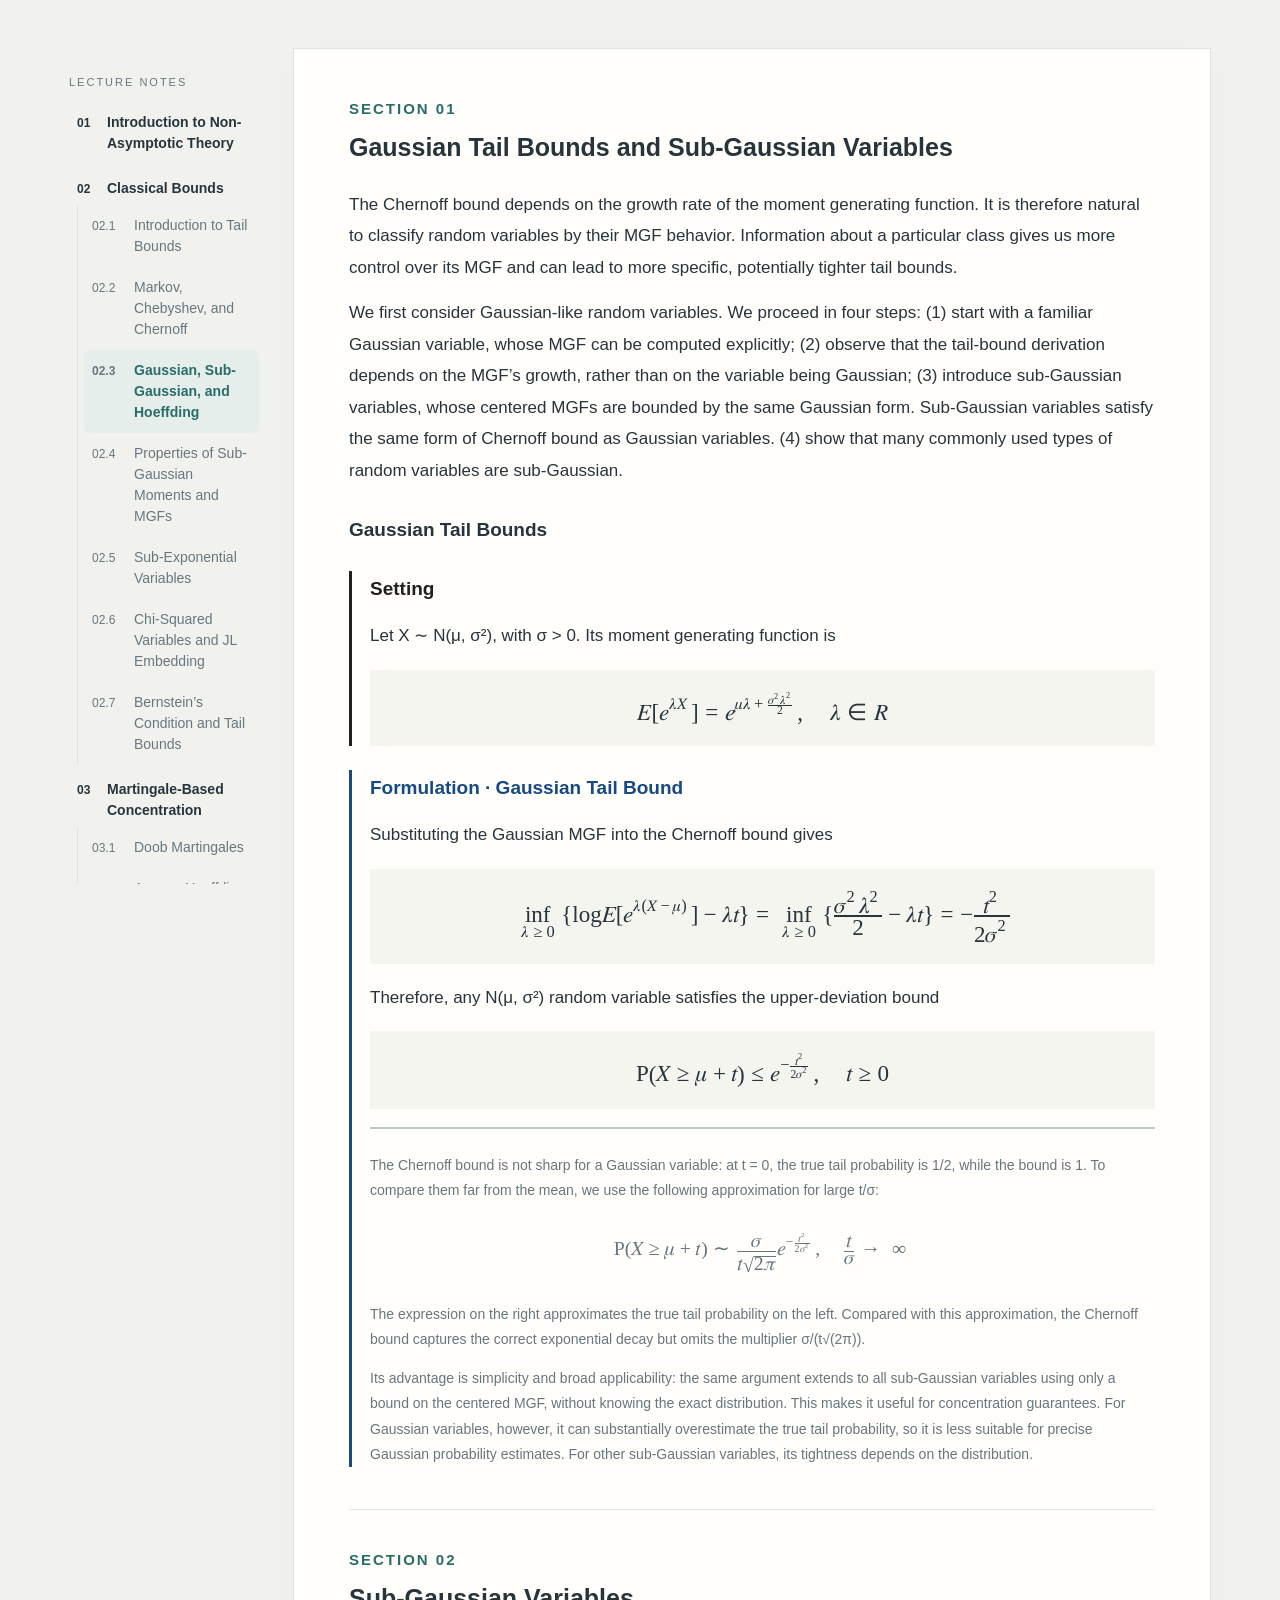
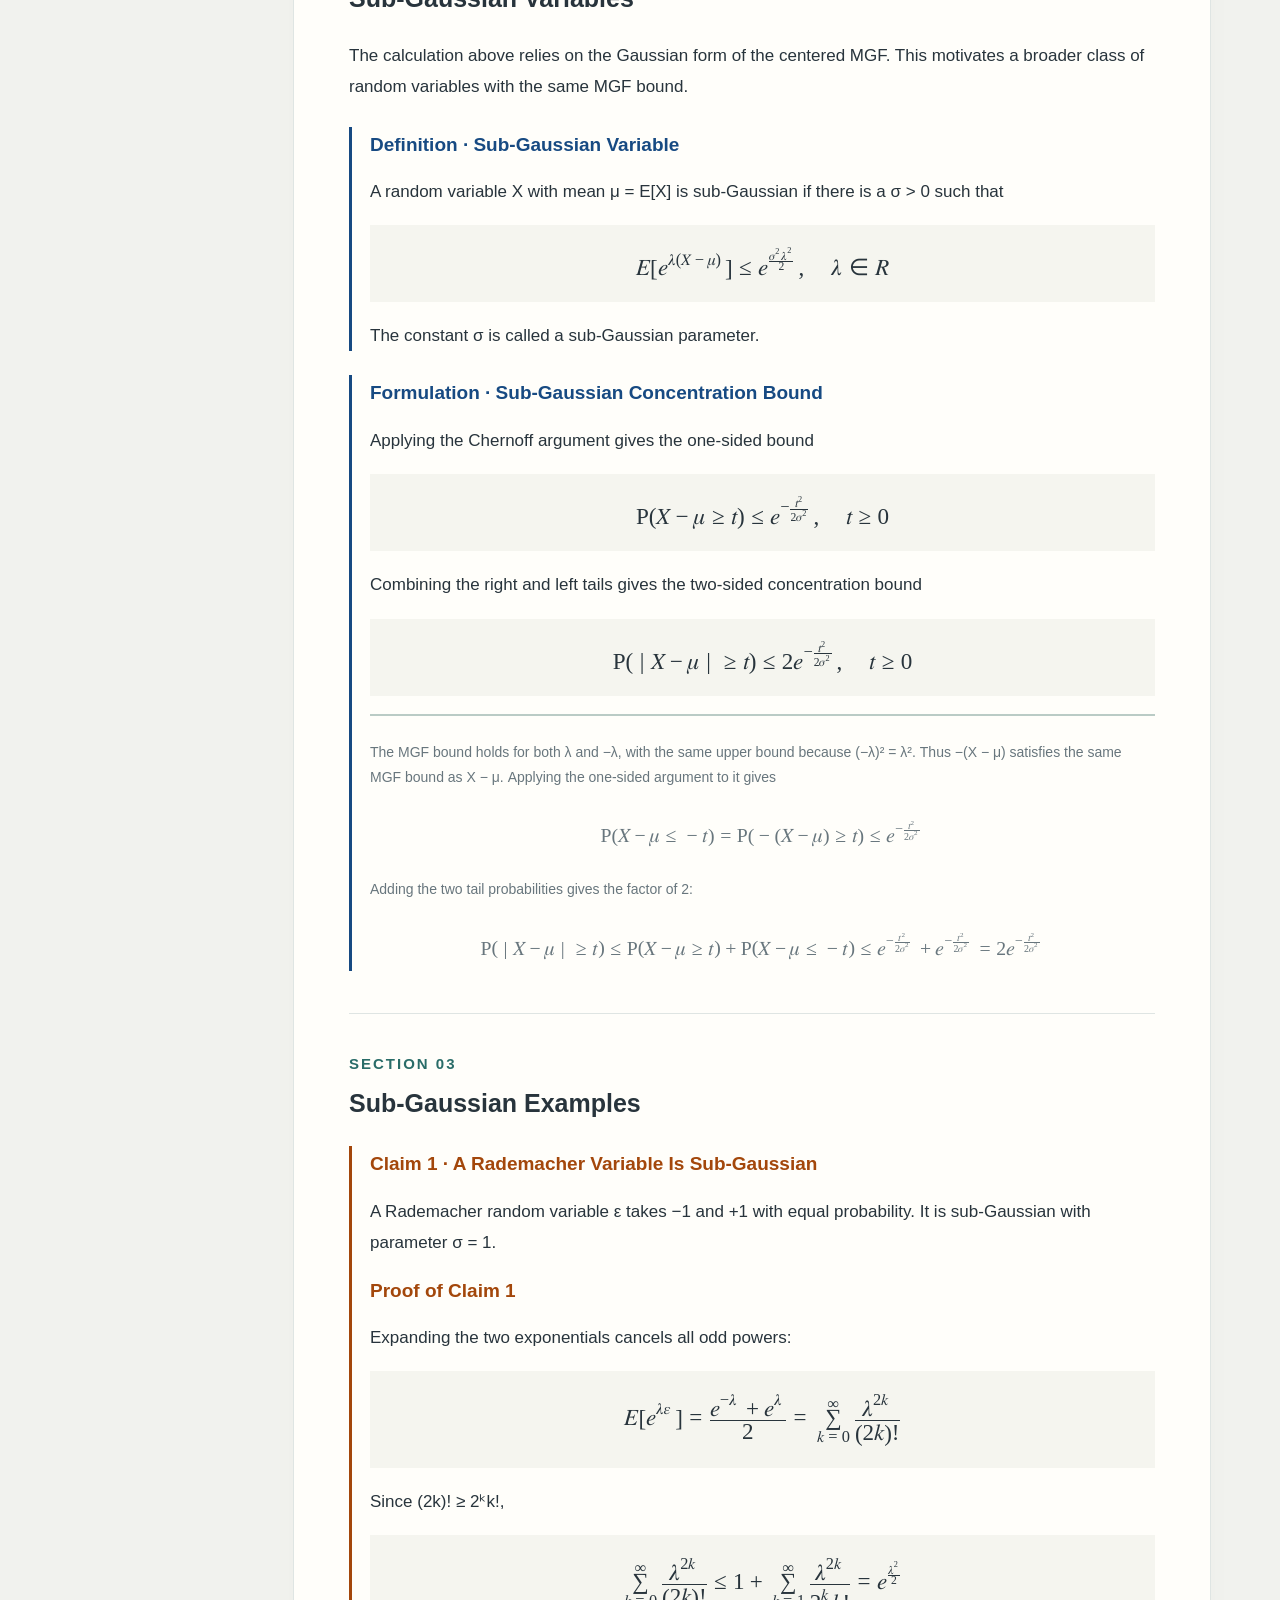
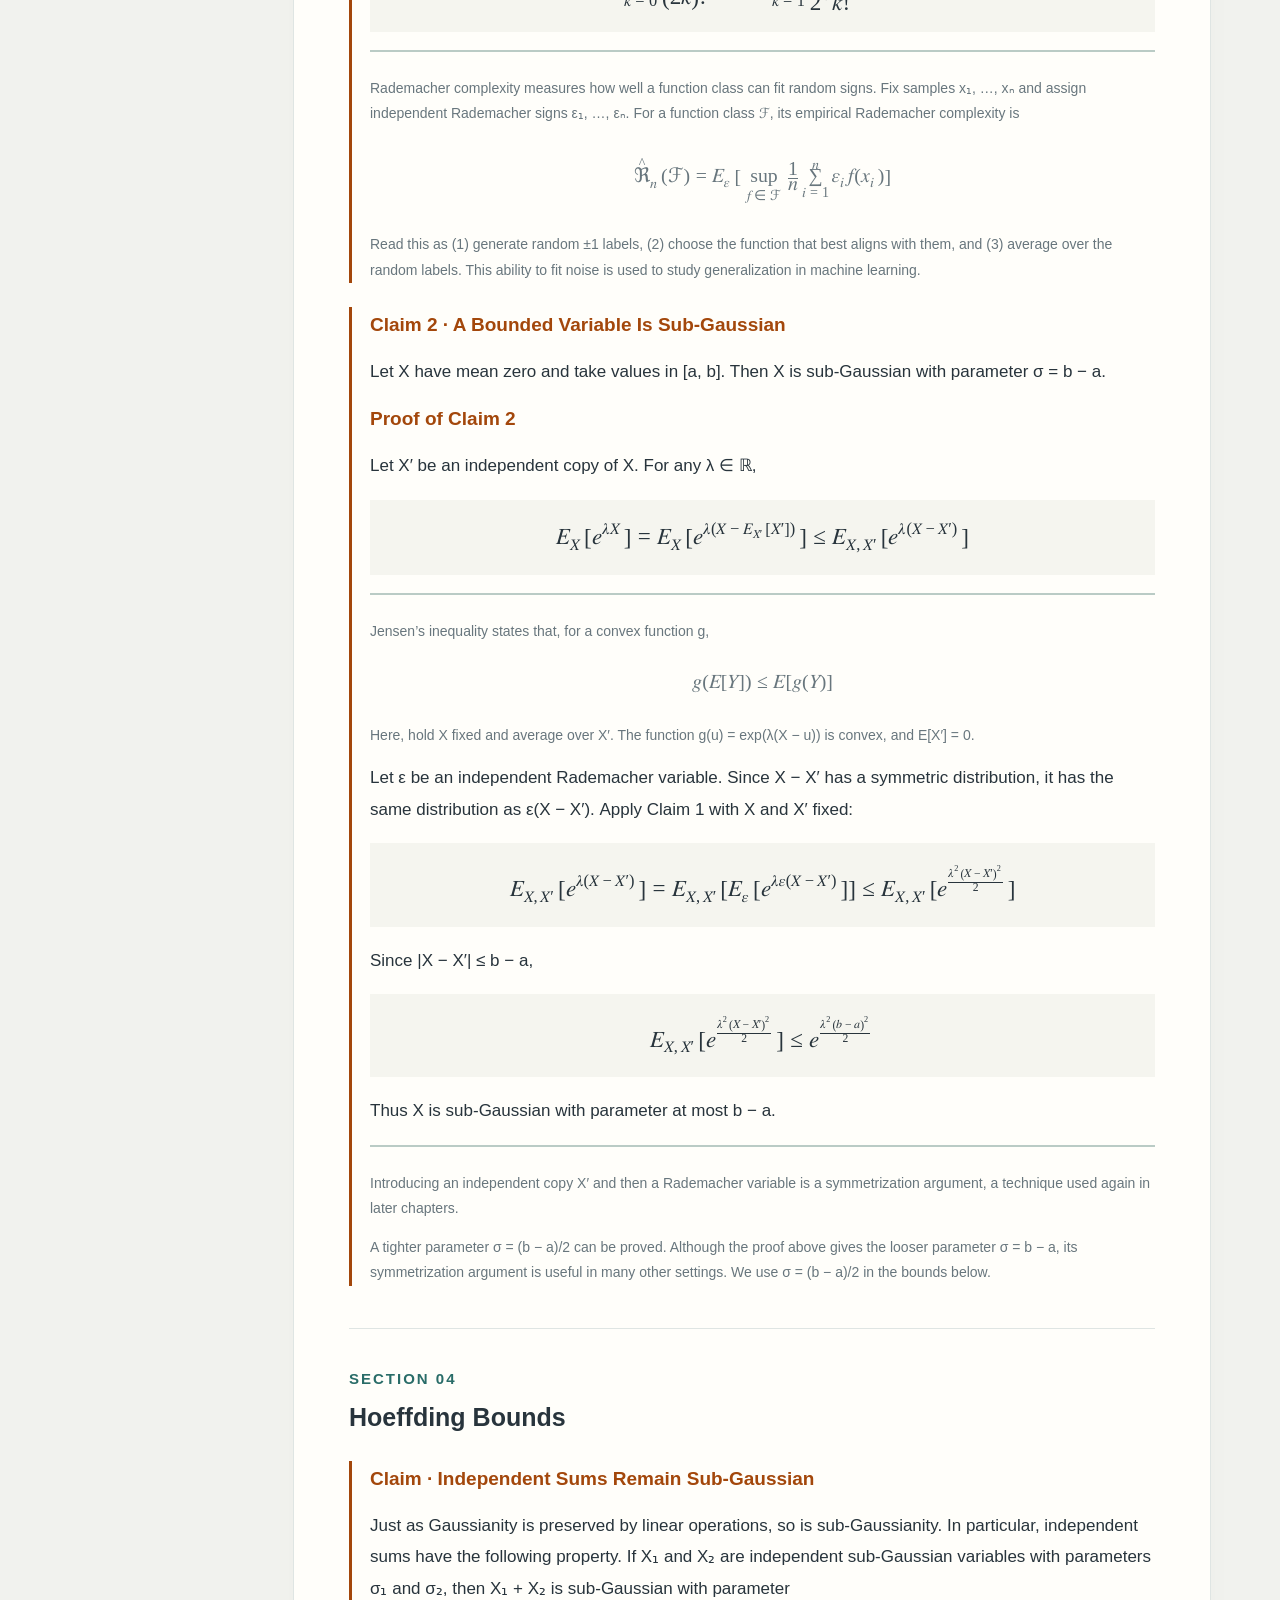
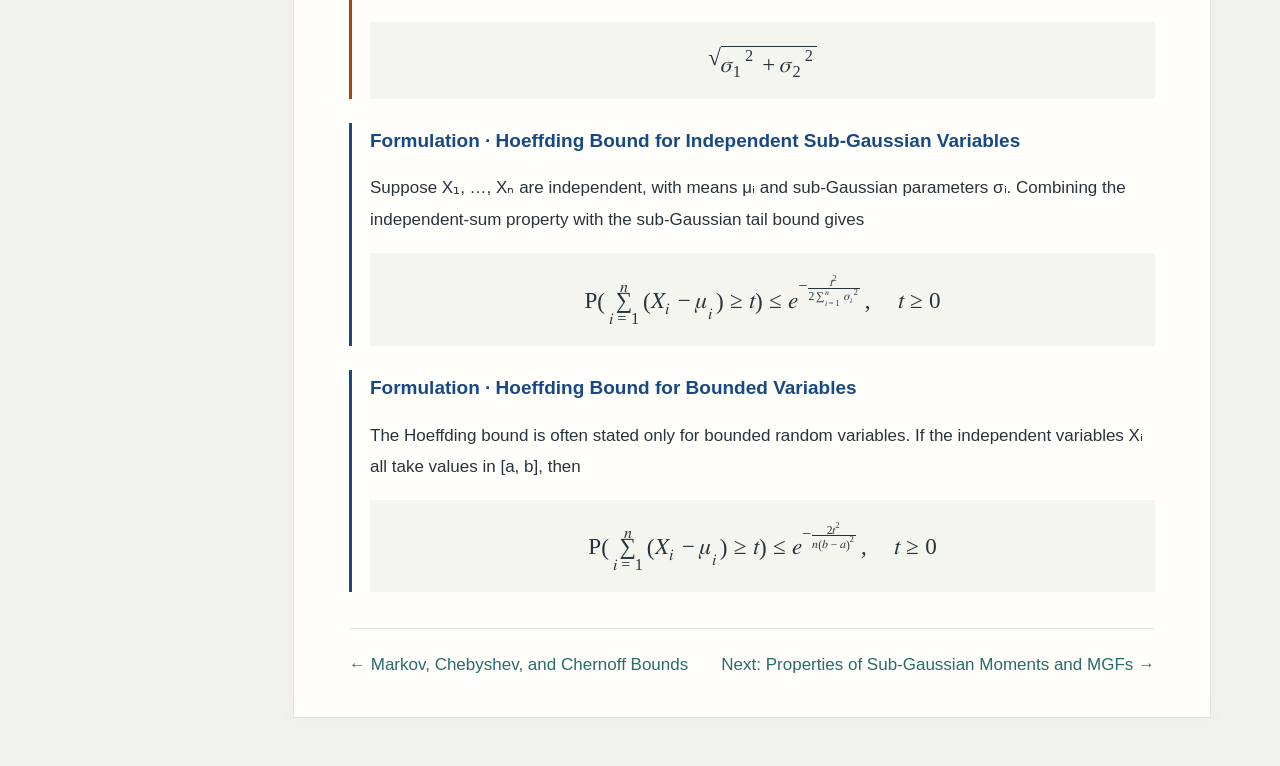
<file: gaussian-sub-gaussian.html>
<!doctype html>
<html lang="en">
<head>
  <meta charset="utf-8">
  <meta name="viewport" content="width=device-width,initial-scale=1">
  <title>Gaussian, Sub-Gaussian, and Hoeffding Bounds</title>
  <link rel="stylesheet" href="assets/lecture.css?v=20261017-2">
</head>
<body><div class="layout"><nav class="toc" aria-label="Lecture navigation"><div class="toc-group"><span class="label">LECTURE NOTES</span><a class="lecture-link" href="非渐近理论与集中不等式.html"><span class="lecture-number">01</span><span>Introduction to Non-Asymptotic Theory</span></a><div class="lecture-chapter"><span class="lecture-number">02</span><span>Classical Bounds</span></div><div class="lecture-subchapters"><a class="lecture-link" href="tail-concentration-bounds.html"><span class="lecture-number">02.1</span><span>Introduction to Tail Bounds</span></a><a class="lecture-link" href="markov-chebyshev-chernoff.html"><span class="lecture-number">02.2</span><span>Markov, Chebyshev, and Chernoff</span></a><a class="lecture-link" href="gaussian-sub-gaussian.html" aria-current="page"><span class="lecture-number">02.3</span><span>Gaussian, Sub-Gaussian, and Hoeffding</span></a><a class="lecture-link" href="properties-of-moments.html"><span class="lecture-number">02.4</span><span>Properties of Sub-Gaussian Moments and MGFs</span></a><a class="lecture-link" href="sub-exponential-bernstein.html"><span class="lecture-number">02.5</span><span>Sub-Exponential Variables</span></a><a class="lecture-link" href="chi-square-jl.html"><span class="lecture-number">02.6</span><span>Chi-Squared Variables and JL Embedding</span></a><a class="lecture-link" href="bernstein-bounds.html"><span class="lecture-number">02.7</span><span>Bernstein’s Condition and Tail Bounds</span></a></div><div class="lecture-chapter"><span class="lecture-number">03</span><span>Martingale-Based Concentration</span></div><div class="lecture-subchapters"><a class="lecture-link" href="martingale-based-methods.html"><span class="lecture-number">03.1</span><span>Doob Martingales</span></a><a class="lecture-link" href="martingale-bounds.html"><span class="lecture-number">03.2</span><span>Azuma–Hoeffding and McDiarmid</span></a></div></div><div class="toc-group toc-local"><span class="label">ON THIS PAGE</span><a href="#overview">01 · Overview</a><a class="toc-subsection" href="#gaussian-tail">Gaussian Tail Bounds</a><a href="#sub-gaussian">02 · Sub-Gaussian Variables</a><a href="#examples">03 · Sub-Gaussian Examples</a><a href="#hoeffding">04 · Hoeffding Bounds</a></div></nav><main><section id="overview"><h2><span class="number">SECTION 01</span>Gaussian Tail Bounds and Sub-Gaussian Variables</h2>
<p>The Chernoff bound depends on the growth rate of the moment generating function. It is therefore natural to classify random variables by their MGF behavior. Information about a particular class gives us more control over its MGF and can lead to more specific, potentially tighter tail bounds.</p>
<p>We first consider Gaussian-like random variables. We proceed in four steps: (1) start with a familiar Gaussian variable, whose MGF can be computed explicitly; (2) observe that the tail-bound derivation depends on the MGF’s growth, rather than on the variable being Gaussian; (3) introduce sub-Gaussian variables, whose centered MGFs are bounded by the same Gaussian form. Sub-Gaussian variables satisfy the same form of Chernoff bound as Gaussian variables. (4) show that many commonly used types of random variables are sub-Gaussian.</p>
<h3 id="gaussian-tail">Gaussian Tail Bounds</h3>
<div class="topic topic-setting"><h3>Setting</h3><p>Let X ∼ N(μ, σ²), with σ &gt; 0. Its moment generating function is</p><div class="formula"><math display="block"><mrow><mrow><mi mathvariant="double-struck">E</mi><mo>[</mo><msup><mi>e</mi><mrow><mi>λ</mi><mi>X</mi></mrow></msup><mo>]</mo></mrow><mo>=</mo><msup><mi>e</mi><mrow><mi>μ</mi><mi>λ</mi><mo>+</mo><mfrac><mrow><msup><mi>σ</mi><mn>2</mn></msup><msup><mi>λ</mi><mn>2</mn></msup></mrow><mn>2</mn></mfrac></mrow></msup><mo>,</mo><mspace width="1em"/><mi>λ</mi><mo>∈</mo><mi mathvariant="double-struck">R</mi></mrow></math></div></div>
<div class="topic topic-definition"><h3>Formulation · Gaussian Tail Bound</h3><p>Substituting the Gaussian MGF into the Chernoff bound gives</p><div class="formula"><math display="block"><mrow><munder><mo>inf</mo><mrow><mi>λ</mi><mo>≥</mo><mn>0</mn></mrow></munder><mo>{</mo><mi mathvariant="normal">log</mi><mrow><mi mathvariant="double-struck">E</mi><mo>[</mo><msup><mi>e</mi><mrow><mi>λ</mi><mrow><mo>(</mo><mi>X</mi><mo>−</mo><mi>μ</mi><mo>)</mo></mrow></mrow></msup><mo>]</mo></mrow><mo>−</mo><mi>λ</mi><mi>t</mi><mo>}</mo><mo>=</mo><munder><mo>inf</mo><mrow><mi>λ</mi><mo>≥</mo><mn>0</mn></mrow></munder><mo>{</mo><mfrac><mrow><msup><mi>σ</mi><mn>2</mn></msup><msup><mi>λ</mi><mn>2</mn></msup></mrow><mn>2</mn></mfrac><mo>−</mo><mi>λ</mi><mi>t</mi><mo>}</mo><mo>=</mo><mrow><mo>−</mo><mfrac><msup><mi>t</mi><mn>2</mn></msup><mrow><mn>2</mn><msup><mi>σ</mi><mn>2</mn></msup></mrow></mfrac></mrow></mrow></math></div>
<p>Therefore, any N(μ, σ²) random variable satisfies the upper-deviation bound</p><div class="formula"><math display="block"><mrow><mrow><mi mathvariant="normal">P</mi><mo>(</mo><mrow><mi>X</mi><mo>≥</mo><mi>μ</mi><mo>+</mo><mi>t</mi></mrow><mo>)</mo></mrow><mo>≤</mo><msup><mi>e</mi><mrow><mo>−</mo><mfrac><msup><mi>t</mi><mn>2</mn></msup><mrow><mn>2</mn><msup><mi>σ</mi><mn>2</mn></msup></mrow></mfrac></mrow></msup><mo>,</mo><mspace width="1em"/><mi>t</mi><mo>≥</mo><mn>0</mn></mrow></math></div><aside class="sidenote footnotes">
<p>The Chernoff bound is not sharp for a Gaussian variable: at t = 0, the true tail probability is 1/2, while the bound is 1. To compare them far from the mean, we use the following approximation for large t/σ:</p>
<div class="formula"><math display="block"><mrow><mi mathvariant="normal">P</mi><mo>(</mo><mi>X</mi><mo>≥</mo><mi>μ</mi><mo>+</mo><mi>t</mi><mo>)</mo><mo>∼</mo><mfrac><mi>σ</mi><mrow><mi>t</mi><msqrt><mrow><mn>2</mn><mi>π</mi></mrow></msqrt></mrow></mfrac><msup><mi>e</mi><mrow><mo>−</mo><mfrac><msup><mi>t</mi><mn>2</mn></msup><mrow><mn>2</mn><msup><mi>σ</mi><mn>2</mn></msup></mrow></mfrac></mrow></msup><mo>,</mo><mspace width="1em"/><mfrac><mi>t</mi><mi>σ</mi></mfrac><mo>→</mo><mo>∞</mo></mrow></math></div>
<p>The expression on the right approximates the true tail probability on the left. Compared with this approximation, the Chernoff bound captures the correct exponential decay but omits the multiplier σ/(t√(2π)).</p>
<p>Its advantage is simplicity and broad applicability: the same argument extends to all sub-Gaussian variables using only a bound on the centered MGF, without knowing the exact distribution. This makes it useful for concentration guarantees. For Gaussian variables, however, it can substantially overestimate the true tail probability, so it is less suitable for precise Gaussian probability estimates. For other sub-Gaussian variables, its tightness depends on the distribution.</p>
</aside></div></section>
<section id="sub-gaussian"><h2><span class="number">SECTION 02</span>Sub-Gaussian Variables</h2>
<p>The calculation above relies on the Gaussian form of the centered MGF. This motivates a broader class of random variables with the same MGF bound.</p>
<div class="topic topic-definition"><h3>Definition · Sub-Gaussian Variable</h3><p>A random variable X with mean μ = E[X] is sub-Gaussian if there is a σ &gt; 0 such that</p><div class="formula"><math display="block"><mrow><mrow><mi mathvariant="double-struck">E</mi><mo>[</mo><msup><mi>e</mi><mrow><mi>λ</mi><mrow><mo>(</mo><mi>X</mi><mo>−</mo><mi>μ</mi><mo>)</mo></mrow></mrow></msup><mo>]</mo></mrow><mo>≤</mo><msup><mi>e</mi><mfrac><mrow><msup><mi>σ</mi><mn>2</mn></msup><msup><mi>λ</mi><mn>2</mn></msup></mrow><mn>2</mn></mfrac></msup><mo>,</mo><mspace width="1em"/><mi>λ</mi><mo>∈</mo><mi mathvariant="double-struck">R</mi></mrow></math></div><p>The constant σ is called a sub-Gaussian parameter.</p></div>
<div class="topic topic-definition"><h3>Formulation · Sub-Gaussian Concentration Bound</h3>
<p>Applying the Chernoff argument gives the one-sided bound</p><div class="formula"><math display="block"><mrow><mi mathvariant="normal">P</mi><mo>(</mo><mi>X</mi><mo>−</mo><mi>μ</mi><mo>≥</mo><mi>t</mi><mo>)</mo><mo>≤</mo><msup><mi>e</mi><mrow><mo>−</mo><mfrac><msup><mi>t</mi><mn>2</mn></msup><mrow><mn>2</mn><msup><mi>σ</mi><mn>2</mn></msup></mrow></mfrac></mrow></msup><mo>,</mo><mspace width="1em"/><mi>t</mi><mo>≥</mo><mn>0</mn></mrow></math></div><p>Combining the right and left tails gives the two-sided concentration bound</p><div class="formula"><math display="block"><mrow><mi mathvariant="normal">P</mi><mo>(</mo><mo>|</mo><mi>X</mi><mo>−</mo><mi>μ</mi><mo>|</mo><mo>≥</mo><mi>t</mi><mo>)</mo><mo>≤</mo><mn>2</mn><msup><mi>e</mi><mrow><mo>−</mo><mfrac><msup><mi>t</mi><mn>2</mn></msup><mrow><mn>2</mn><msup><mi>σ</mi><mn>2</mn></msup></mrow></mfrac></mrow></msup><mo>,</mo><mspace width="1em"/><mi>t</mi><mo>≥</mo><mn>0</mn></mrow></math></div><aside class="sidenote footnotes"><p>The MGF bound holds for both λ and −λ, with the same upper bound because (−λ)² = λ². Thus −(X − μ) satisfies the same MGF bound as X − μ. Applying the one-sided argument to it gives</p><div class="formula"><math display="block"><mrow><mi mathvariant="normal">P</mi><mo>(</mo><mi>X</mi><mo>−</mo><mi>μ</mi><mo>≤</mo><mo>−</mo><mi>t</mi><mo>)</mo><mo>=</mo><mi mathvariant="normal">P</mi><mo>(</mo><mo>−</mo><mo>(</mo><mi>X</mi><mo>−</mo><mi>μ</mi><mo>)</mo><mo>≥</mo><mi>t</mi><mo>)</mo><mo>≤</mo><msup><mi>e</mi><mrow><mo>−</mo><mfrac><msup><mi>t</mi><mn>2</mn></msup><mrow><mn>2</mn><msup><mi>σ</mi><mn>2</mn></msup></mrow></mfrac></mrow></msup></mrow></math></div><p>Adding the two tail probabilities gives the factor of 2:</p><div class="formula"><math display="block"><mrow><mi mathvariant="normal">P</mi><mo>(</mo><mo>|</mo><mi>X</mi><mo>−</mo><mi>μ</mi><mo>|</mo><mo>≥</mo><mi>t</mi><mo>)</mo><mo>≤</mo><mi mathvariant="normal">P</mi><mo>(</mo><mi>X</mi><mo>−</mo><mi>μ</mi><mo>≥</mo><mi>t</mi><mo>)</mo><mo>+</mo><mi mathvariant="normal">P</mi><mo>(</mo><mi>X</mi><mo>−</mo><mi>μ</mi><mo>≤</mo><mo>−</mo><mi>t</mi><mo>)</mo><mo>≤</mo><msup><mi>e</mi><mrow><mo>−</mo><mfrac><msup><mi>t</mi><mn>2</mn></msup><mrow><mn>2</mn><msup><mi>σ</mi><mn>2</mn></msup></mrow></mfrac></mrow></msup><mo>+</mo><msup><mi>e</mi><mrow><mo>−</mo><mfrac><msup><mi>t</mi><mn>2</mn></msup><mrow><mn>2</mn><msup><mi>σ</mi><mn>2</mn></msup></mrow></mfrac></mrow></msup><mo>=</mo><mn>2</mn><msup><mi>e</mi><mrow><mo>−</mo><mfrac><msup><mi>t</mi><mn>2</mn></msup><mrow><mn>2</mn><msup><mi>σ</mi><mn>2</mn></msup></mrow></mfrac></mrow></msup></mrow></math></div></aside>
</div></section><section id="examples"><h2><span class="number">SECTION 03</span>Sub-Gaussian Examples</h2><div class="topic topic-theorem"><h3>Claim 1 · A Rademacher Variable Is Sub-Gaussian</h3><p>A Rademacher random variable ε takes −1 and +1 with equal probability. It is sub-Gaussian with parameter σ = 1.</p><h3>Proof of Claim 1</h3><p>Expanding the two exponentials cancels all odd powers:</p><div class="formula"><math display="block"><mrow><mrow><mi mathvariant="double-struck">E</mi><mo>[</mo><msup><mi>e</mi><mrow><mi>λ</mi><mi>ε</mi></mrow></msup><mo>]</mo></mrow><mo>=</mo><mfrac><mrow><msup><mi>e</mi><mrow><mo>−</mo><mi>λ</mi></mrow></msup><mo>+</mo><msup><mi>e</mi><mi>λ</mi></msup></mrow><mn>2</mn></mfrac><mo>=</mo><mrow><munderover><mo>∑</mo><mrow><mi>k</mi><mo>=</mo><mn>0</mn></mrow><mo>∞</mo></munderover><mfrac><msup><mi>λ</mi><mrow><mn>2</mn><mi>k</mi></mrow></msup><mrow><mrow><mo>(</mo><mn>2</mn><mi>k</mi><mo>)</mo></mrow><mo>!</mo></mrow></mfrac></mrow></mrow></math></div><p>Since (2k)! ≥ 2ᵏk!,</p><div class="formula"><math display="block"><mrow><mrow><munderover><mo>∑</mo><mrow><mi>k</mi><mo>=</mo><mn>0</mn></mrow><mo>∞</mo></munderover><mfrac><msup><mi>λ</mi><mrow><mn>2</mn><mi>k</mi></mrow></msup><mrow><mrow><mo>(</mo><mn>2</mn><mi>k</mi><mo>)</mo></mrow><mo>!</mo></mrow></mfrac></mrow><mo>≤</mo><mn>1</mn><mo>+</mo><mrow><munderover><mo>∑</mo><mrow><mi>k</mi><mo>=</mo><mn>1</mn></mrow><mo>∞</mo></munderover><mfrac><msup><mi>λ</mi><mrow><mn>2</mn><mi>k</mi></mrow></msup><mrow><msup><mn>2</mn><mi>k</mi></msup><mrow><mi>k</mi><mo>!</mo></mrow></mrow></mfrac></mrow><mo>=</mo><msup><mi>e</mi><mfrac><msup><mi>λ</mi><mn>2</mn></msup><mn>2</mn></mfrac></msup></mrow></math></div><aside class="sidenote footnotes"><p>Rademacher complexity measures how well a function class can fit random signs. Fix samples x₁, …, xₙ and assign independent Rademacher signs ε₁, …, εₙ. For a function class ℱ, its empirical Rademacher complexity is</p><div class="formula"><math display="block"><mrow><msub><mover><mi>ℜ</mi><mo>^</mo></mover><mi>n</mi></msub><mo>(</mo><mi>ℱ</mi><mo>)</mo><mo>=</mo><mrow><msub><mi mathvariant="double-struck">E</mi><mi>ε</mi></msub><mo>[</mo><mrow><munder><mo>sup</mo><mrow><mi>f</mi><mo>∈</mo><mi>ℱ</mi></mrow></munder><mfrac><mn>1</mn><mi>n</mi></mfrac><mrow><munderover><mo>∑</mo><mrow><mi>i</mi><mo>=</mo><mn>1</mn></mrow><mi>n</mi></munderover><mrow><msub><mi>ε</mi><mi>i</mi></msub><mrow><mi>f</mi><mo>(</mo><msub><mi>x</mi><mi>i</mi></msub><mo>)</mo></mrow></mrow></mrow></mrow><mo>]</mo></mrow></mrow></math></div><p>Read this as (1) generate random ±1 labels, (2) choose the function that best aligns with them, and (3) average over the random labels. This ability to fit noise is used to study generalization in machine learning.</p></aside></div><div class="topic topic-theorem"><h3>Claim 2 · A Bounded Variable Is Sub-Gaussian</h3><p>Let X have mean zero and take values in [a, b]. Then X is sub-Gaussian with parameter σ = b − a.</p><h3>Proof of Claim 2</h3><p>Let X′ be an independent copy of X. For any λ ∈ ℝ,</p><div class="formula"><math display="block"><mrow><mrow><msub><mi mathvariant="double-struck">E</mi><mi>X</mi></msub><mo>[</mo><msup><mi>e</mi><mrow><mi>λ</mi><mi>X</mi></mrow></msup><mo>]</mo></mrow><mo>=</mo><mrow><msub><mi mathvariant="double-struck">E</mi><mi>X</mi></msub><mo>[</mo><msup><mi>e</mi><mrow><mi>λ</mi><mo>(</mo><mi>X</mi><mo>−</mo><mrow><msub><mi mathvariant="double-struck">E</mi><mrow><mi>X</mi><mo>′</mo></mrow></msub><mo>[</mo><mrow><mi>X</mi><mo>′</mo></mrow><mo>]</mo></mrow><mo>)</mo></mrow></msup><mo>]</mo></mrow><mo>≤</mo><mrow><msub><mi mathvariant="double-struck">E</mi><mrow><mi>X</mi><mo>,</mo><mrow><mi>X</mi><mo>′</mo></mrow></mrow></msub><mo>[</mo><msup><mi>e</mi><mrow><mi>λ</mi><mrow><mo>(</mo><mi>X</mi><mo>−</mo><mrow><mi>X</mi><mo>′</mo></mrow><mo>)</mo></mrow></mrow></msup><mo>]</mo></mrow></mrow></math></div><aside class="sidenote footnotes"><p>Jensen’s inequality states that, for a convex function g,</p><div class="formula"><math display="block"><mrow><mi>g</mi><mo>(</mo><mrow><mi mathvariant="double-struck">E</mi><mo>[</mo><mi>Y</mi><mo>]</mo></mrow><mo>)</mo><mo>≤</mo><mrow><mi mathvariant="double-struck">E</mi><mo>[</mo><mrow><mi>g</mi><mo>(</mo><mi>Y</mi><mo>)</mo></mrow><mo>]</mo></mrow></mrow></math></div><p>Here, hold X fixed and average over X′. The function g(u) = exp(λ(X − u)) is convex, and E[X′] = 0.</p></aside><p>Let ε be an independent Rademacher variable. Since X − X′ has a symmetric distribution, it has the same distribution as ε(X − X′). Apply Claim 1 with X and X′ fixed:</p><div class="formula"><math display="block"><mrow><mrow><msub><mi mathvariant="double-struck">E</mi><mrow><mi>X</mi><mo>,</mo><mrow><mi>X</mi><mo>′</mo></mrow></mrow></msub><mo>[</mo><msup><mi>e</mi><mrow><mi>λ</mi><mrow><mo>(</mo><mi>X</mi><mo>−</mo><mrow><mi>X</mi><mo>′</mo></mrow><mo>)</mo></mrow></mrow></msup><mo>]</mo></mrow><mo>=</mo><mrow><msub><mi mathvariant="double-struck">E</mi><mrow><mi>X</mi><mo>,</mo><mrow><mi>X</mi><mo>′</mo></mrow></mrow></msub><mo>[</mo><mrow><msub><mi mathvariant="double-struck">E</mi><mi>ε</mi></msub><mo>[</mo><msup><mi>e</mi><mrow><mi>λ</mi><mi>ε</mi><mrow><mo>(</mo><mi>X</mi><mo>−</mo><mrow><mi>X</mi><mo>′</mo></mrow><mo>)</mo></mrow></mrow></msup><mo>]</mo></mrow><mo>]</mo></mrow><mo>≤</mo><mrow><msub><mi mathvariant="double-struck">E</mi><mrow><mi>X</mi><mo>,</mo><mrow><mi>X</mi><mo>′</mo></mrow></mrow></msub><mo>[</mo><msup><mi>e</mi><mfrac><mrow><msup><mi>λ</mi><mn>2</mn></msup><msup><mrow><mo>(</mo><mi>X</mi><mo>−</mo><mrow><mi>X</mi><mo>′</mo></mrow><mo>)</mo></mrow><mn>2</mn></msup></mrow><mn>2</mn></mfrac></msup><mo>]</mo></mrow></mrow></math></div><p>Since |X − X′| ≤ b − a,</p><div class="formula"><math display="block"><mrow><mrow><msub><mi mathvariant="double-struck">E</mi><mrow><mi>X</mi><mo>,</mo><mrow><mi>X</mi><mo>′</mo></mrow></mrow></msub><mo>[</mo><msup><mi>e</mi><mfrac><mrow><msup><mi>λ</mi><mn>2</mn></msup><msup><mrow><mo>(</mo><mi>X</mi><mo>−</mo><mrow><mi>X</mi><mo>′</mo></mrow><mo>)</mo></mrow><mn>2</mn></msup></mrow><mn>2</mn></mfrac></msup><mo>]</mo></mrow><mo>≤</mo><msup><mi>e</mi><mfrac><mrow><msup><mi>λ</mi><mn>2</mn></msup><msup><mrow><mo>(</mo><mi>b</mi><mo>−</mo><mi>a</mi><mo>)</mo></mrow><mn>2</mn></msup></mrow><mn>2</mn></mfrac></msup></mrow></math></div><p>Thus X is sub-Gaussian with parameter at most b − a.</p><aside class="sidenote footnotes"><p>Introducing an independent copy X′ and then a Rademacher variable is a symmetrization argument, a technique used again in later chapters.</p><p>A tighter parameter σ = (b − a)/2 can be proved. Although the proof above gives the looser parameter σ = b − a, its symmetrization argument is useful in many other settings. We use σ = (b − a)/2 in the bounds below.</p></aside></div></section><section id="hoeffding"><h2><span class="number">SECTION 04</span>Hoeffding Bounds</h2><div class="topic topic-theorem"><h3>Claim · Independent Sums Remain Sub-Gaussian</h3><p>Just as Gaussianity is preserved by linear operations, so is sub-Gaussianity. In particular, independent sums have the following property. If X₁ and X₂ are independent sub-Gaussian variables with parameters σ₁ and σ₂, then X₁ + X₂ is sub-Gaussian with parameter</p><div class="formula"><math display="block"><msqrt><mrow><msup><msub><mi>σ</mi><mn>1</mn></msub><mn>2</mn></msup><mo>+</mo><msup><msub><mi>σ</mi><mn>2</mn></msub><mn>2</mn></msup></mrow></msqrt></math></div></div><div class="topic topic-definition"><h3>Formulation · Hoeffding Bound for Independent Sub-Gaussian Variables</h3><p>Suppose X₁, …, Xₙ are independent, with means μᵢ and sub-Gaussian parameters σᵢ. Combining the independent-sum property with the sub-Gaussian tail bound gives</p><div class="formula"><math display="block"><mrow><mrow><mi mathvariant="normal">P</mi><mo>(</mo><mrow><mrow><munderover><mo>∑</mo><mrow><mi>i</mi><mo>=</mo><mn>1</mn></mrow><mi>n</mi></munderover><mrow><mo>(</mo><msub><mi>X</mi><mi>i</mi></msub><mo>−</mo><msub><mi>μ</mi><mi>i</mi></msub><mo>)</mo></mrow></mrow><mo>≥</mo><mi>t</mi></mrow><mo>)</mo></mrow><mo>≤</mo><msup><mi>e</mi><mrow><mo>−</mo><mfrac><msup><mi>t</mi><mn>2</mn></msup><mrow><mn>2</mn><mrow><munderover><mo>∑</mo><mrow><mi>i</mi><mo>=</mo><mn>1</mn></mrow><mi>n</mi></munderover><msup><msub><mi>σ</mi><mi>i</mi></msub><mn>2</mn></msup></mrow></mrow></mfrac></mrow></msup><mo>,</mo><mspace width="1em"/><mi>t</mi><mo>≥</mo><mn>0</mn></mrow></math></div></div><div class="topic topic-definition"><h3>Formulation · Hoeffding Bound for Bounded Variables</h3><p>The Hoeffding bound is often stated only for bounded random variables. If the independent variables Xᵢ all take values in [a, b], then</p><div class="formula"><math display="block"><mrow><mrow><mi mathvariant="normal">P</mi><mo>(</mo><mrow><mrow><munderover><mo>∑</mo><mrow><mi>i</mi><mo>=</mo><mn>1</mn></mrow><mi>n</mi></munderover><mrow><mo>(</mo><msub><mi>X</mi><mi>i</mi></msub><mo>−</mo><msub><mi>μ</mi><mi>i</mi></msub><mo>)</mo></mrow></mrow><mo>≥</mo><mi>t</mi></mrow><mo>)</mo></mrow><mo>≤</mo><msup><mi>e</mi><mrow><mo>−</mo><mfrac><mrow><mn>2</mn><msup><mi>t</mi><mn>2</mn></msup></mrow><mrow><mi>n</mi><msup><mrow><mo>(</mo><mi>b</mi><mo>−</mo><mi>a</mi><mo>)</mo></mrow><mn>2</mn></msup></mrow></mfrac></mrow></msup><mo>,</mo><mspace width="1em"/><mi>t</mi><mo>≥</mo><mn>0</mn></mrow></math></div></div></section><nav class="page-navigation" aria-label="Lecture navigation"><a href="markov-chebyshev-chernoff.html">← Markov, Chebyshev, and Chernoff Bounds</a><a href="properties-of-moments.html">Next: Properties of Sub-Gaussian Moments and MGFs →</a></nav></main></div></body></html>
</file>
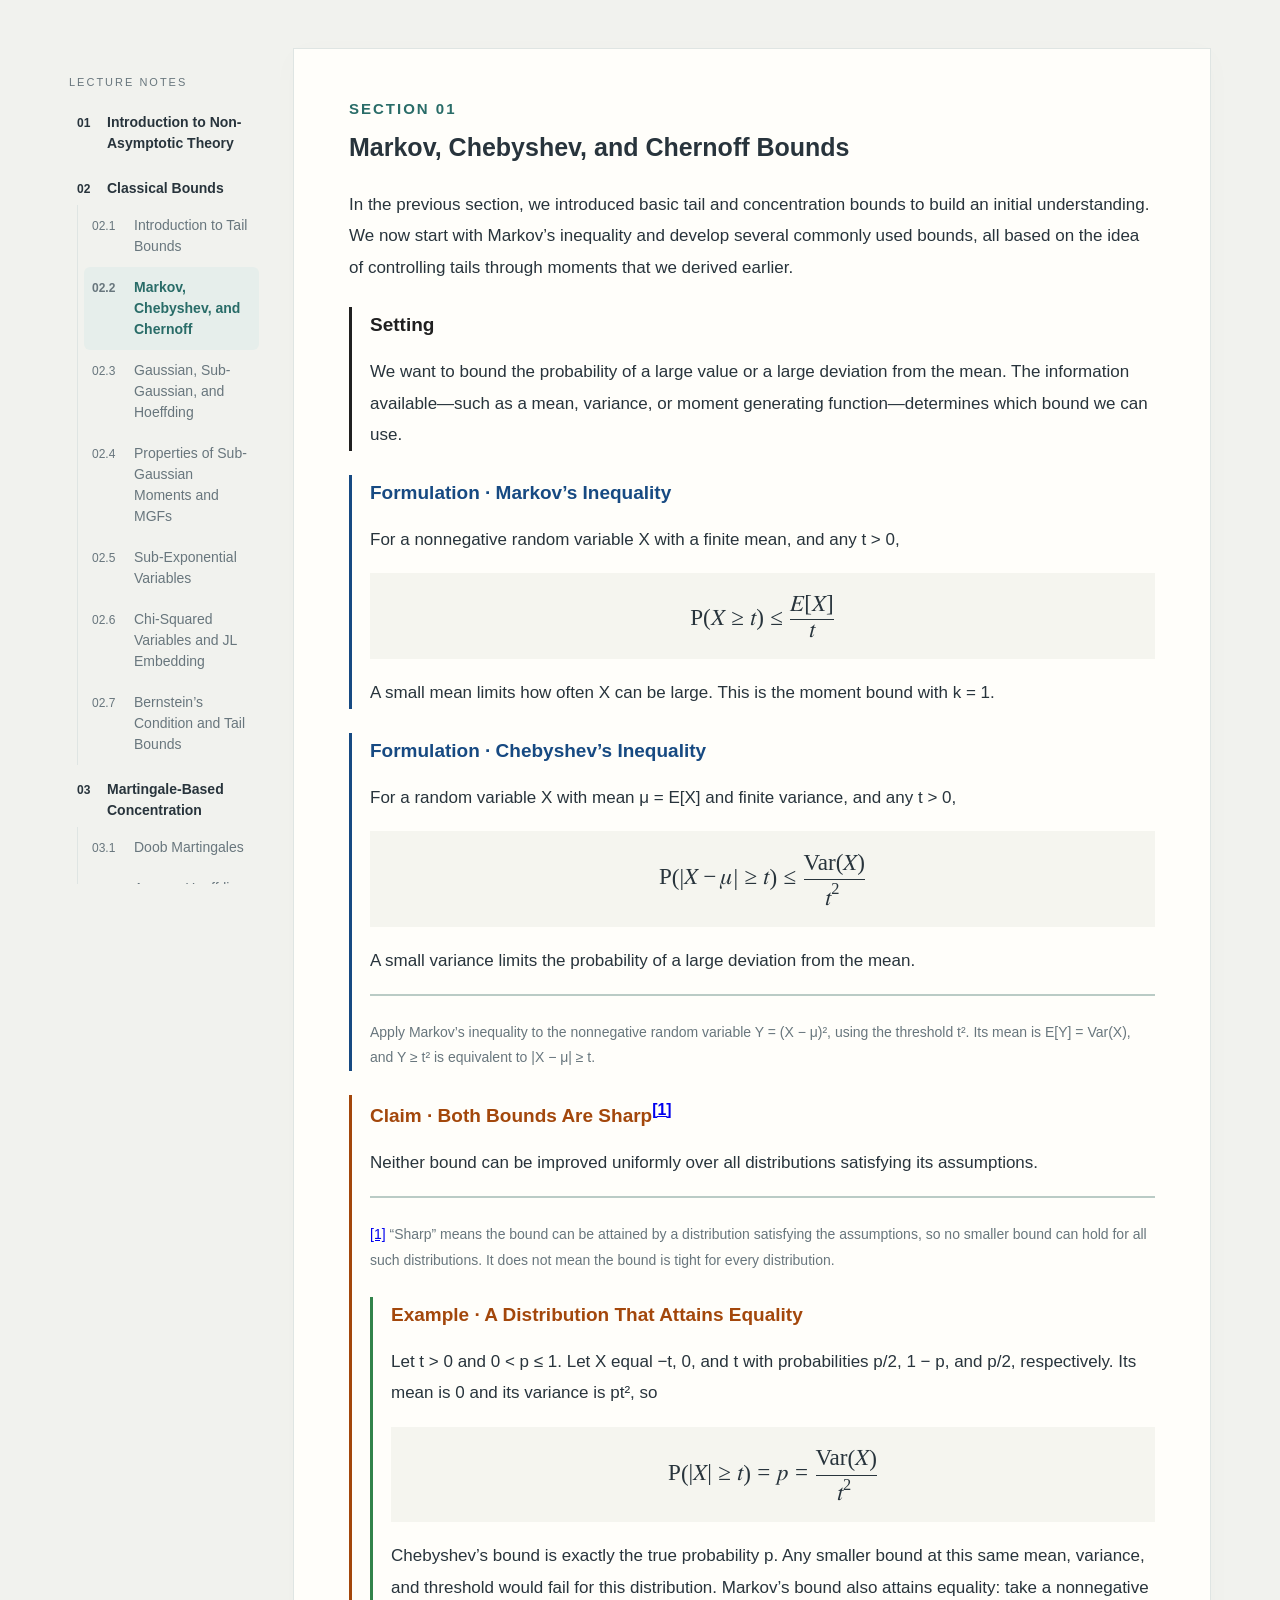
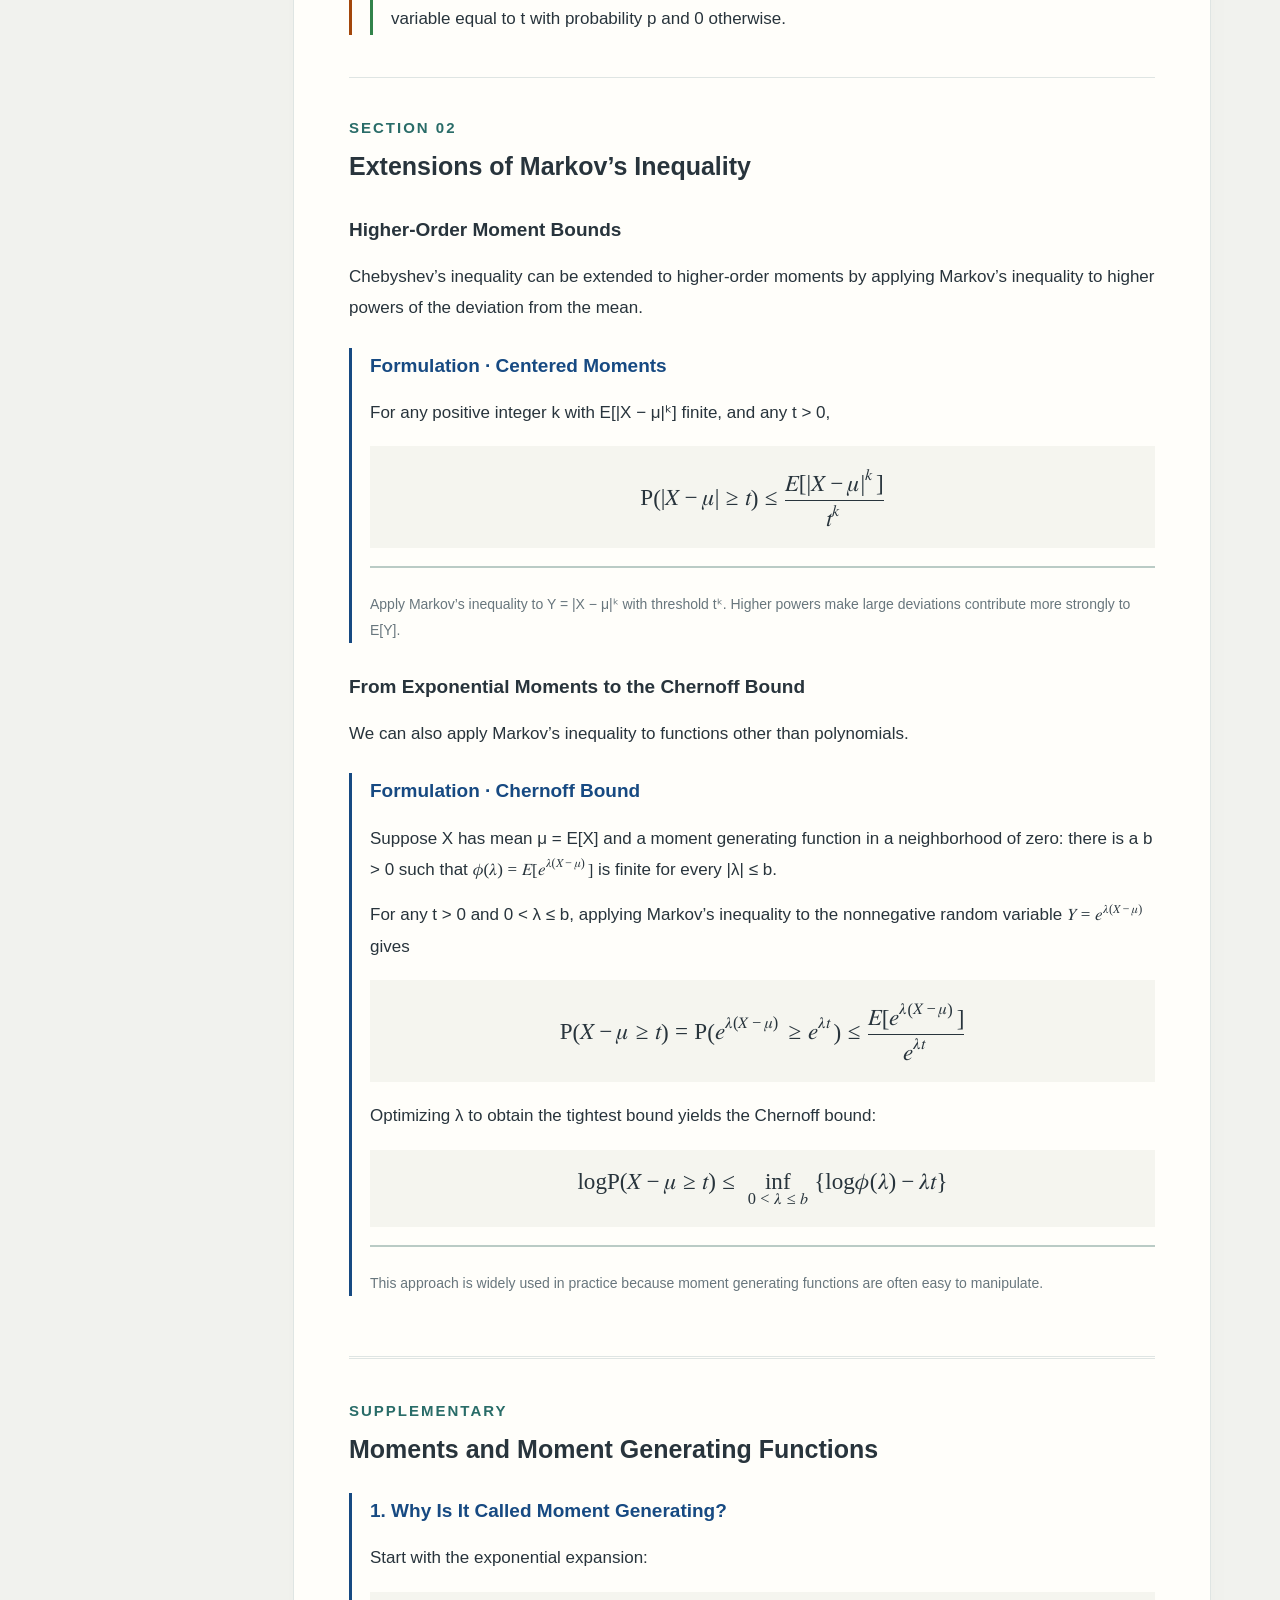
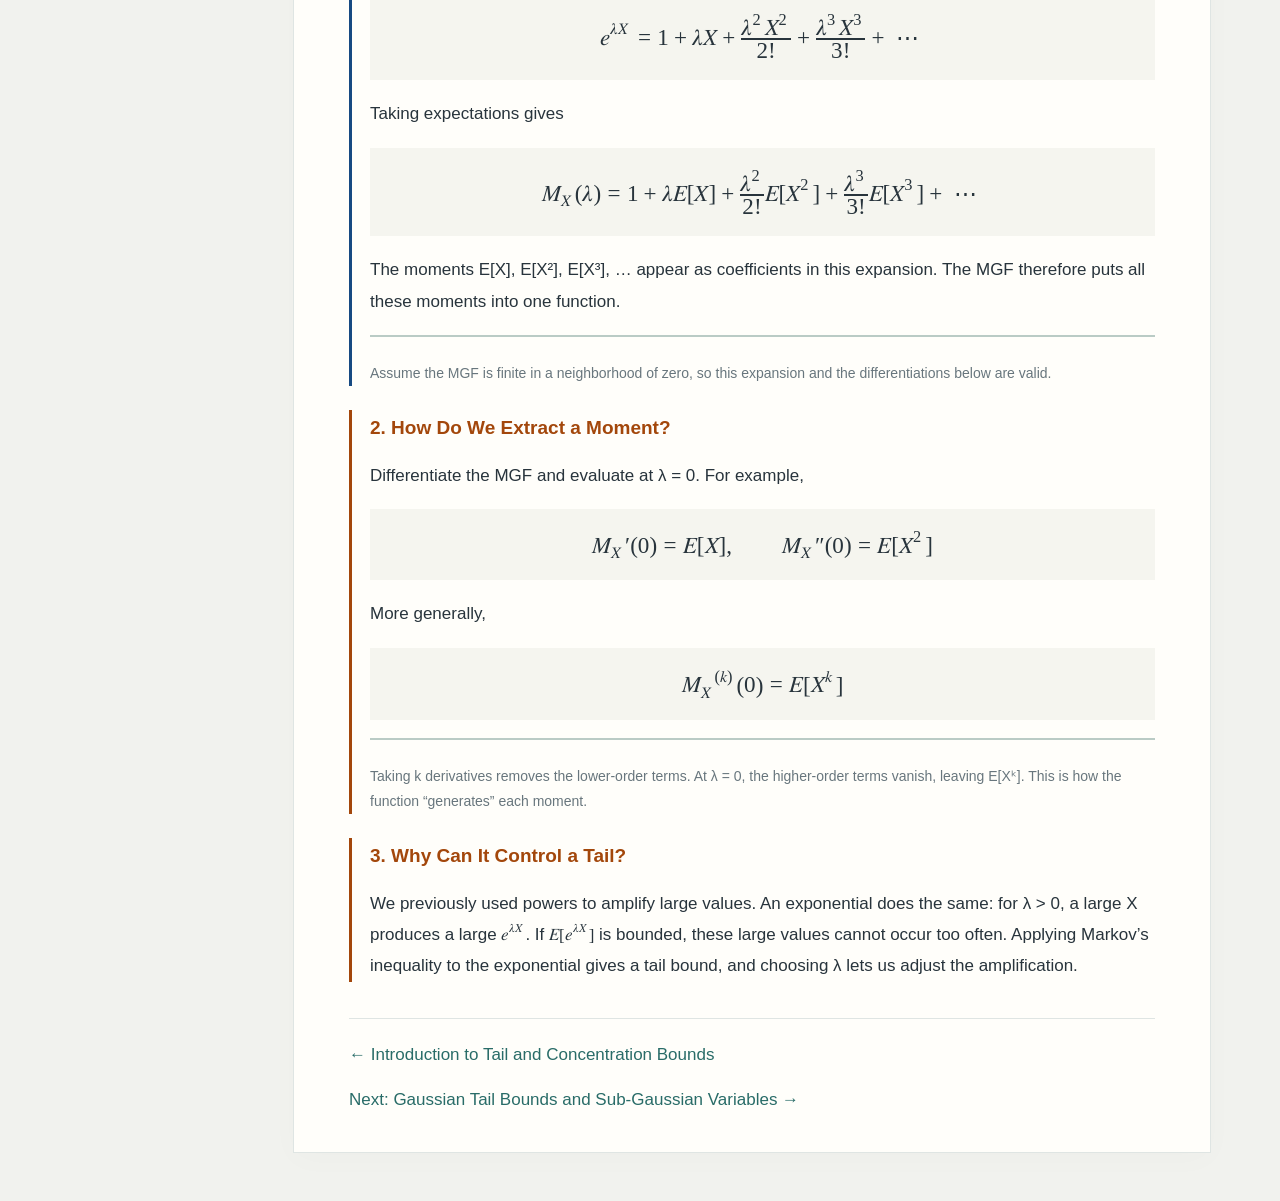
<file: markov-chebyshev-chernoff.html>
<!doctype html>
<html lang="en">
<head>
  <meta charset="utf-8">
  <meta name="viewport" content="width=device-width,initial-scale=1">
  <title>Markov, Chebyshev, and Chernoff Bounds</title>
  <link rel="stylesheet" href="assets/lecture.css?v=20261017-2">
</head>
<body><div class="layout"><nav class="toc" aria-label="Lecture navigation"><div class="toc-group"><span class="label">LECTURE NOTES</span><a class="lecture-link" href="非渐近理论与集中不等式.html"><span class="lecture-number">01</span><span>Introduction to Non-Asymptotic Theory</span></a><div class="lecture-chapter"><span class="lecture-number">02</span><span>Classical Bounds</span></div><div class="lecture-subchapters"><a class="lecture-link" href="tail-concentration-bounds.html"><span class="lecture-number">02.1</span><span>Introduction to Tail Bounds</span></a><a class="lecture-link" href="markov-chebyshev-chernoff.html" aria-current="page"><span class="lecture-number">02.2</span><span>Markov, Chebyshev, and Chernoff</span></a><a class="lecture-link" href="gaussian-sub-gaussian.html"><span class="lecture-number">02.3</span><span>Gaussian, Sub-Gaussian, and Hoeffding</span></a><a class="lecture-link" href="properties-of-moments.html"><span class="lecture-number">02.4</span><span>Properties of Sub-Gaussian Moments and MGFs</span></a><a class="lecture-link" href="sub-exponential-bernstein.html"><span class="lecture-number">02.5</span><span>Sub-Exponential Variables</span></a><a class="lecture-link" href="chi-square-jl.html"><span class="lecture-number">02.6</span><span>Chi-Squared Variables and JL Embedding</span></a><a class="lecture-link" href="bernstein-bounds.html"><span class="lecture-number">02.7</span><span>Bernstein’s Condition and Tail Bounds</span></a></div><div class="lecture-chapter"><span class="lecture-number">03</span><span>Martingale-Based Concentration</span></div><div class="lecture-subchapters"><a class="lecture-link" href="martingale-based-methods.html"><span class="lecture-number">03.1</span><span>Doob Martingales</span></a><a class="lecture-link" href="martingale-bounds.html"><span class="lecture-number">03.2</span><span>Azuma–Hoeffding and McDiarmid</span></a></div></div><div class="toc-group toc-local"><span class="label">ON THIS PAGE</span><a href="#classical">01 · Markov and Chebyshev</a><a href="#extensions">02 · Extensions of Markov</a><a class="toc-subsection" href="#higher-moments">Higher-Order Moments</a><a class="toc-subsection" href="#chernoff">Chernoff Bound</a><a class="supplementary-link" href="#supplementary">Supplementary · Moments and MGF</a></div></nav><main><section id="classical"><h2><span class="number">SECTION 01</span>Markov, Chebyshev, and Chernoff Bounds</h2><p>In the previous section, we introduced basic tail and concentration bounds to build an initial understanding. We now start with Markov’s inequality and develop several commonly used bounds, all based on the idea of controlling tails through moments that we derived earlier.</p><div class="topic topic-setting"><h3>Setting</h3><p>We want to bound the probability of a large value or a large deviation from the mean. The information available—such as a mean, variance, or moment generating function—determines which bound we can use.</p></div><div class="topic topic-definition"><h3>Formulation · Markov’s Inequality</h3><p>For a nonnegative random variable X with a finite mean, and any t &gt; 0,</p><div class="formula"><math display="block"><mrow><mrow><mi mathvariant="normal">P</mi><mo>(</mo><mrow><mi>X</mi><mo>≥</mo><mi>t</mi></mrow><mo>)</mo></mrow><mo>≤</mo><mfrac><mrow><mi mathvariant="double-struck">E</mi><mo>[</mo><mi>X</mi><mo>]</mo></mrow><mi>t</mi></mfrac></mrow></math></div><p>A small mean limits how often X can be large. This is the moment bound with k = 1.</p></div><div class="topic topic-definition"><h3>Formulation · Chebyshev’s Inequality</h3><p>For a random variable X with mean μ = E[X] and finite variance, and any t &gt; 0,</p><div class="formula"><math display="block"><mrow><mrow><mi mathvariant="normal">P</mi><mo>(</mo><mrow><mrow><mo>|</mo><mrow><mi>X</mi><mo>−</mo><mi>μ</mi></mrow><mo>|</mo></mrow><mo>≥</mo><mi>t</mi></mrow><mo>)</mo></mrow><mo>≤</mo><mfrac><mrow><mi mathvariant="normal">Var</mi><mo>(</mo><mi>X</mi><mo>)</mo></mrow><msup><mi>t</mi><mn>2</mn></msup></mfrac></mrow></math></div><p>A small variance limits the probability of a large deviation from the mean.</p><aside class="sidenote footnotes" aria-label="Derivation"><p>Apply Markov’s inequality to the nonnegative random variable Y = (X − μ)², using the threshold t². Its mean is E[Y] = Var(X), and Y ≥ t² is equivalent to |X − μ| ≥ t.</p></aside></div><div class="topic topic-theorem"><h3>Claim · Both Bounds Are Sharp<sup><a href="#fn-sharp" id="fnref-sharp" aria-label="Footnote: sharp">[1]</a></sup></h3><p>Neither bound can be improved uniformly over all distributions satisfying its assumptions.</p><aside class="sidenote footnotes"><p id="fn-sharp"><a href="#fnref-sharp" aria-label="Back to footnote reference">[1]</a> “Sharp” means the bound can be attained by a distribution satisfying the assumptions, so no smaller bound can hold for all such distributions. It does not mean the bound is tight for every distribution.</p></aside><div class="topic topic-example"><h3>Example · A Distribution That Attains Equality</h3><p>Let t &gt; 0 and 0 &lt; p ≤ 1. Let X equal −t, 0, and t with probabilities p/2, 1 − p, and p/2, respectively. Its mean is 0 and its variance is pt², so</p><div class="formula"><math display="block"><mrow><mrow><mi mathvariant="normal">P</mi><mo>(</mo><mrow><mrow><mo>|</mo><mi>X</mi><mo>|</mo></mrow><mo>≥</mo><mi>t</mi></mrow><mo>)</mo></mrow><mo>=</mo><mi>p</mi><mo>=</mo><mfrac><mrow><mi mathvariant="normal">Var</mi><mo>(</mo><mi>X</mi><mo>)</mo></mrow><msup><mi>t</mi><mn>2</mn></msup></mfrac></mrow></math></div><p>Chebyshev’s bound is exactly the true probability p. Any smaller bound at this same mean, variance, and threshold would fail for this distribution. Markov’s bound also attains equality: take a nonnegative variable equal to t with probability p and 0 otherwise.</p></div></div></section><section id="extensions"><h2><span class="number">SECTION 02</span>Extensions of Markov’s Inequality</h2><h3 id="higher-moments">Higher-Order Moment Bounds</h3><p>Chebyshev’s inequality can be extended to higher-order moments by applying Markov’s inequality to higher powers of the deviation from the mean.</p><div class="topic topic-definition"><h3>Formulation · Centered Moments</h3><p>For any positive integer k with E[|X − μ|ᵏ] finite, and any t &gt; 0,</p><div class="formula"><math display="block"><mrow><mrow><mi mathvariant="normal">P</mi><mo>(</mo><mrow><mrow><mo>|</mo><mrow><mi>X</mi><mo>−</mo><mi>μ</mi></mrow><mo>|</mo></mrow><mo>≥</mo><mi>t</mi></mrow><mo>)</mo></mrow><mo>≤</mo><mfrac><mrow><mi mathvariant="double-struck">E</mi><mo>[</mo><msup><mrow><mo>|</mo><mrow><mi>X</mi><mo>−</mo><mi>μ</mi></mrow><mo>|</mo></mrow><mi>k</mi></msup><mo>]</mo></mrow><msup><mi>t</mi><mi>k</mi></msup></mfrac></mrow></math></div><aside class="sidenote footnotes" aria-label="Derivation"><p>Apply Markov’s inequality to Y = |X − μ|ᵏ with threshold tᵏ. Higher powers make large deviations contribute more strongly to E[Y].</p></aside></div><h3 id="chernoff">From Exponential Moments to the Chernoff Bound</h3><p>We can also apply Markov’s inequality to functions other than polynomials.</p><div class="topic topic-definition"><h3>Formulation · Chernoff Bound</h3><p>Suppose X has mean μ = E[X] and a moment generating function in a neighborhood of zero: there is a b &gt; 0 such that <math><mrow><mi>ϕ</mi><mo>(</mo><mi>λ</mi><mo>)</mo><mo>=</mo><mi mathvariant="double-struck">E</mi><mo>[</mo><msup><mi>e</mi><mrow><mi>λ</mi><mo>(</mo><mi>X</mi><mo>−</mo><mi>μ</mi><mo>)</mo></mrow></msup><mo>]</mo></mrow></math> is finite for every |λ| ≤ b.</p><p>For any t &gt; 0 and 0 &lt; λ ≤ b, applying Markov’s inequality to the nonnegative random variable <math><mrow><mi>Y</mi><mo>=</mo><msup><mi>e</mi><mrow><mi>λ</mi><mo>(</mo><mi>X</mi><mo>−</mo><mi>μ</mi><mo>)</mo></mrow></msup></mrow></math> gives</p><div class="formula"><math display="block"><mrow><mrow><mi mathvariant="normal">P</mi><mo>(</mo><mrow><mrow><mi>X</mi><mo>−</mo><mi>μ</mi></mrow><mo>≥</mo><mi>t</mi></mrow><mo>)</mo></mrow><mo>=</mo><mrow><mi mathvariant="normal">P</mi><mo>(</mo><mrow><msup><mi>e</mi><mrow><mi>λ</mi><mrow><mo>(</mo><mi>X</mi><mo>−</mo><mi>μ</mi><mo>)</mo></mrow></mrow></msup><mo>≥</mo><msup><mi>e</mi><mrow><mi>λ</mi><mi>t</mi></mrow></msup></mrow><mo>)</mo></mrow><mo>≤</mo><mfrac><mrow><mi mathvariant="double-struck">E</mi><mo>[</mo><msup><mi>e</mi><mrow><mi>λ</mi><mrow><mo>(</mo><mi>X</mi><mo>−</mo><mi>μ</mi><mo>)</mo></mrow></mrow></msup><mo>]</mo></mrow><msup><mi>e</mi><mrow><mi>λ</mi><mi>t</mi></mrow></msup></mfrac></mrow></math></div><p>Optimizing λ to obtain the tightest bound yields the Chernoff bound:</p><div class="formula"><math display="block"><mrow><mi mathvariant="normal">log</mi><mrow><mi mathvariant="normal">P</mi><mo>(</mo><mrow><mrow><mi>X</mi><mo>−</mo><mi>μ</mi></mrow><mo>≥</mo><mi>t</mi></mrow><mo>)</mo></mrow><mo>≤</mo><munder><mo>inf</mo><mrow><mn>0</mn><mo>&lt;</mo><mi>λ</mi><mo>≤</mo><mi>b</mi></mrow></munder><mo>{</mo><mrow><mi mathvariant="normal">log</mi><mrow><mi>ϕ</mi><mo>(</mo><mi>λ</mi><mo>)</mo></mrow></mrow><mo>−</mo><mi>λ</mi><mi>t</mi><mo>}</mo></mrow></math></div><aside class="sidenote footnotes"><p>This approach is widely used in practice because moment generating functions are often easy to manipulate.</p></aside></div></section><section id="supplementary" class="supplementary">
<h2><span class="number">SUPPLEMENTARY</span>Moments and Moment Generating Functions</h2>
<div class="topic topic-definition"><h3>1. Why Is It Called Moment Generating?</h3>
<p>Start with the exponential expansion:</p><div class="formula"><math display="block"><mrow><msup><mi>e</mi><mrow><mi>λ</mi><mi>X</mi></mrow></msup><mo>=</mo><mn>1</mn><mo>+</mo><mi>λ</mi><mi>X</mi><mo>+</mo><mfrac><mrow><msup><mi>λ</mi><mn>2</mn></msup><msup><mi>X</mi><mn>2</mn></msup></mrow><mn>2!</mn></mfrac><mo>+</mo><mfrac><mrow><msup><mi>λ</mi><mn>3</mn></msup><msup><mi>X</mi><mn>3</mn></msup></mrow><mn>3!</mn></mfrac><mo>+</mo><mo>⋯</mo></mrow></math></div>
<p>Taking expectations gives</p><div class="formula"><math display="block"><mrow><mrow><msub><mi>M</mi><mi>X</mi></msub><mo>(</mo><mi>λ</mi><mo>)</mo></mrow><mo>=</mo><mrow><mn>1</mn><mo>+</mo><mi>λ</mi><mrow><mi mathvariant="double-struck">E</mi><mo>[</mo><mi>X</mi><mo>]</mo></mrow><mo>+</mo><mfrac><msup><mi>λ</mi><mn>2</mn></msup><mn>2!</mn></mfrac><mrow><mi mathvariant="double-struck">E</mi><mo>[</mo><msup><mi>X</mi><mn>2</mn></msup><mo>]</mo></mrow><mo>+</mo><mfrac><msup><mi>λ</mi><mn>3</mn></msup><mn>3!</mn></mfrac><mrow><mi mathvariant="double-struck">E</mi><mo>[</mo><msup><mi>X</mi><mn>3</mn></msup><mo>]</mo></mrow><mo>+</mo><mo>⋯</mo></mrow></mrow></math></div>
<p>The moments E[X], E[X²], E[X³], … appear as coefficients in this expansion. The MGF therefore puts all these moments into one function.</p>
<aside class="sidenote footnotes"><p>Assume the MGF is finite in a neighborhood of zero, so this expansion and the differentiations below are valid.</p></aside>
</div>
<div class="topic topic-proof"><h3>2. How Do We Extract a Moment?</h3>
<p>Differentiate the MGF and evaluate at λ = 0. For example,</p><div class="formula"><math display="block"><mrow><mrow><msub><mi>M</mi><mi>X</mi></msub><mo>′</mo><mo>(</mo><mn>0</mn><mo>)</mo></mrow><mo>=</mo><mrow><mi mathvariant="double-struck">E</mi><mo>[</mo><mi>X</mi><mo>]</mo></mrow><mo>,</mo><mspace width="2em"/><mrow><msub><mi>M</mi><mi>X</mi></msub><mo>″</mo><mo>(</mo><mn>0</mn><mo>)</mo></mrow><mo>=</mo><mrow><mi mathvariant="double-struck">E</mi><mo>[</mo><msup><mi>X</mi><mn>2</mn></msup><mo>]</mo></mrow></mrow></math></div>
<p>More generally,</p><div class="formula"><math display="block"><mrow><mrow><msup><msub><mi>M</mi><mi>X</mi></msub><mrow><mo>(</mo><mi>k</mi><mo>)</mo></mrow></msup><mo>(</mo><mn>0</mn><mo>)</mo></mrow><mo>=</mo><mrow><mi mathvariant="double-struck">E</mi><mo>[</mo><msup><mi>X</mi><mi>k</mi></msup><mo>]</mo></mrow></mrow></math></div>
<aside class="sidenote footnotes"><p>Taking k derivatives removes the lower-order terms. At λ = 0, the higher-order terms vanish, leaving E[Xᵏ]. This is how the function “generates” each moment.</p></aside>
</div>
<div class="topic topic-proof"><h3>3. Why Can It Control a Tail?</h3>
<p>We previously used powers to amplify large values. An exponential does the same: for λ &gt; 0, a large X produces a large <math><msup><mi>e</mi><mrow><mi>λ</mi><mi>X</mi></mrow></msup></math>. If <math><mrow><mi mathvariant="double-struck">E</mi><mo>[</mo><msup><mi>e</mi><mrow><mi>λ</mi><mi>X</mi></mrow></msup><mo>]</mo></mrow></math> is bounded, these large values cannot occur too often. Applying Markov’s inequality to the exponential gives a tail bound, and choosing λ lets us adjust the amplification.</p>
</div>
</section><nav class="page-navigation" aria-label="Lecture navigation"><a href="tail-concentration-bounds.html">← Introduction to Tail and Concentration Bounds</a><a href="gaussian-sub-gaussian.html">Next: Gaussian Tail Bounds and Sub-Gaussian Variables →</a></nav></main></div></body></html>
</file>
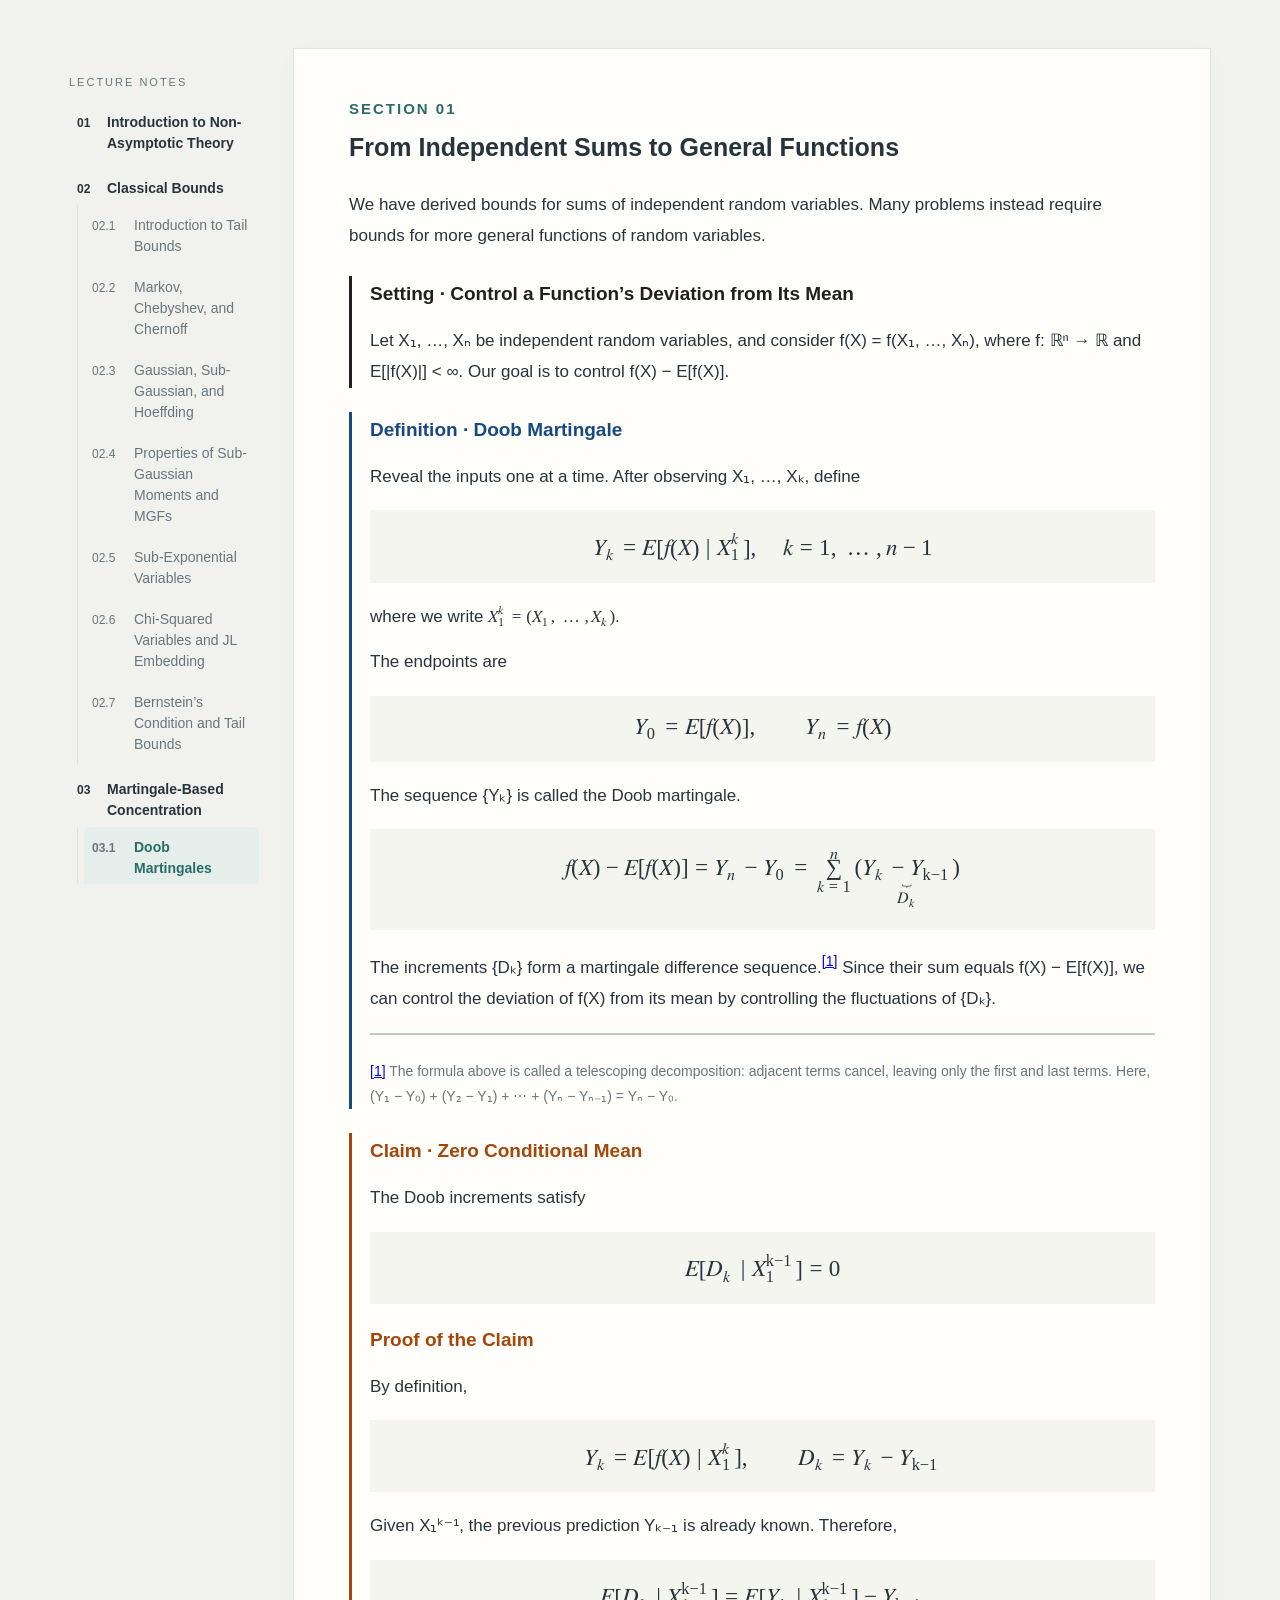
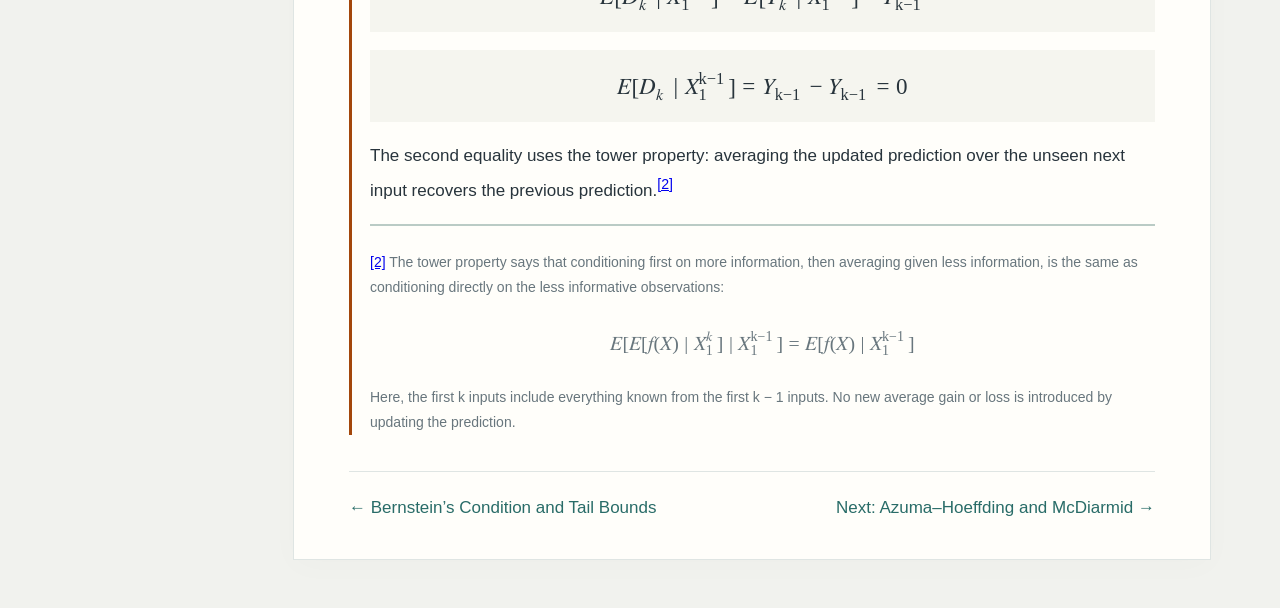
<file: martingale-based-methods.html>
<!doctype html>
<html lang="en">
<head>
  <meta charset="utf-8">
  <meta name="viewport" content="width=device-width,initial-scale=1">
  <title>Doob Martingales</title>
  <link rel="stylesheet" href="assets/lecture.css?v=20261017-2">
</head>
<body>
  <div class="layout">
    <nav class="toc" aria-label="Lecture navigation">
      <div class="toc-group"><span class="label">LECTURE NOTES</span><a class="lecture-link" href="非渐近理论与集中不等式.html"><span class="lecture-number">01</span><span>Introduction to Non-Asymptotic Theory</span></a><div class="lecture-chapter"><span class="lecture-number">02</span><span>Classical Bounds</span></div><div class="lecture-subchapters"><a class="lecture-link" href="tail-concentration-bounds.html"><span class="lecture-number">02.1</span><span>Introduction to Tail Bounds</span></a><a class="lecture-link" href="markov-chebyshev-chernoff.html"><span class="lecture-number">02.2</span><span>Markov, Chebyshev, and Chernoff</span></a><a class="lecture-link" href="gaussian-sub-gaussian.html"><span class="lecture-number">02.3</span><span>Gaussian, Sub-Gaussian, and Hoeffding</span></a><a class="lecture-link" href="properties-of-moments.html"><span class="lecture-number">02.4</span><span>Properties of Sub-Gaussian Moments and MGFs</span></a><a class="lecture-link" href="sub-exponential-bernstein.html"><span class="lecture-number">02.5</span><span>Sub-Exponential Variables</span></a><a class="lecture-link" href="chi-square-jl.html"><span class="lecture-number">02.6</span><span>Chi-Squared Variables and JL Embedding</span></a><a class="lecture-link" href="bernstein-bounds.html"><span class="lecture-number">02.7</span><span>Bernstein’s Condition and Tail Bounds</span></a></div><div class="lecture-chapter"><span class="lecture-number">03</span><span>Martingale-Based Concentration</span></div><div class="lecture-subchapters"><a class="lecture-link" href="martingale-based-methods.html" aria-current="page"><span class="lecture-number">03.1</span><span>Doob Martingales</span></a><a class="lecture-link" href="martingale-bounds.html"><span class="lecture-number">03.2</span><span>Azuma–Hoeffding and McDiarmid</span></a></div></div>
      <div class="toc-group toc-local"><span class="label">ON THIS PAGE</span><a href="#doob-construction">01 · Doob Construction</a><a class="toc-subsection" href="#conditional-mean">Conditional Mean Zero</a></div>
    </nav>
    <main><section id="doob-construction"><h2><span class="number">SECTION 01</span>From Independent Sums to General Functions</h2><p>We have derived bounds for sums of independent random variables. Many problems instead require bounds for more general functions of random variables.</p><div class="topic topic-setting"><h3>Setting · Control a Function’s Deviation from Its Mean</h3><p>Let X₁, …, Xₙ be independent random variables, and consider f(X) = f(X₁, …, Xₙ), where f: ℝⁿ → ℝ and E[|f(X)|] &lt; ∞. Our goal is to control f(X) − E[f(X)].</p></div><div class="topic topic-definition"><h3>Definition · Doob Martingale</h3><p>Reveal the inputs one at a time. After observing X₁, …, Xₖ, define</p><div class="formula"><math display="block"><mrow><msub><mi>Y</mi><mi>k</mi></msub><mo>=</mo><mi mathvariant="double-struck">E</mi><mo>[</mo><mi>f</mi><mo>(</mo><mi>X</mi><mo>)</mo><mo>|</mo><msubsup><mi>X</mi><mn>1</mn><mrow><mi>k</mi></mrow></msubsup><mo>]</mo><mo>,</mo><mspace width="1em"/><mi>k</mi><mo>=</mo><mn>1</mn><mo>,</mo><mo>…</mo><mo>,</mo><mi>n</mi><mo>−</mo><mn>1</mn></mrow></math></div><p>where we write <math><mrow><msubsup><mi>X</mi><mn>1</mn><mi>k</mi></msubsup><mo>=</mo><mo>(</mo><msub><mi>X</mi><mn>1</mn></msub><mo>,</mo><mo>…</mo><mo>,</mo><msub><mi>X</mi><mi>k</mi></msub><mo>)</mo></mrow></math>.</p><p>The endpoints are</p><div class="formula"><math display="block"><mrow><msub><mi>Y</mi><mi>0</mi></msub><mo>=</mo><mi mathvariant="double-struck">E</mi><mo>[</mo><mi>f</mi><mo>(</mo><mi>X</mi><mo>)</mo><mo>]</mo><mo>,</mo><mspace width="2em"/><msub><mi>Y</mi><mi>n</mi></msub><mo>=</mo><mi>f</mi><mo>(</mo><mi>X</mi><mo>)</mo></mrow></math></div><p>The sequence {Yₖ} is called the Doob martingale.</p><div class="formula"><math display="block"><mrow><mi>f</mi><mo stretchy="false">(</mo><mi>X</mi><mo stretchy="false">)</mo><mo>−</mo><mi mathvariant="double-struck">E</mi><mo stretchy="false">[</mo><mi>f</mi><mo stretchy="false">(</mo><mi>X</mi><mo stretchy="false">)</mo><mo stretchy="false">]</mo><mo>=</mo><msub><mi>Y</mi><mi>n</mi></msub><mo>−</mo><msub><mi>Y</mi><mi>0</mi></msub><mo>=</mo><munderover><mo>∑</mo><mrow><mi>k</mi><mo>=</mo><mn>1</mn></mrow><mi>n</mi></munderover><munder><munder><mrow><mo stretchy="false">(</mo><msub><mi>Y</mi><mi>k</mi></msub><mo>−</mo><msub><mi>Y</mi><mi>k−1</mi></msub><mo stretchy="false">)</mo></mrow><mo stretchy="true">⏟</mo></munder><msub><mi>D</mi><mi>k</mi></msub></munder></mrow></math></div><p>The increments {Dₖ} form a martingale difference sequence.<sup><a href="#fn-telescoping" id="fnref-telescoping" aria-label="Footnote 1">[1]</a></sup> Since their sum equals f(X) − E[f(X)], we can control the deviation of f(X) from its mean by controlling the fluctuations of {Dₖ}.</p><aside class="sidenote footnotes"><p id="fn-telescoping"><a href="#fnref-telescoping">[1]</a> The formula above is called a telescoping decomposition: adjacent terms cancel, leaving only the first and last terms. Here, (Y₁ − Y₀) + (Y₂ − Y₁) + ⋯ + (Yₙ − Yₙ₋₁) = Yₙ − Y₀.</p></aside></div><div class="topic topic-theorem"><h3 id="conditional-mean">Claim · Zero Conditional Mean</h3><p>The Doob increments satisfy</p><div class="formula"><math display="block"><mrow><mi mathvariant="double-struck">E</mi><mo>[</mo><msub><mi>D</mi><mi>k</mi></msub><mo>|</mo><msubsup><mi>X</mi><mn>1</mn><mrow><mi>k−1</mi></mrow></msubsup><mo>]</mo><mo>=</mo><mn>0</mn></mrow></math></div><h3>Proof of the Claim</h3><p>By definition,</p><div class="formula"><math display="block"><mrow><msub><mi>Y</mi><mi>k</mi></msub><mo>=</mo><mi mathvariant="double-struck">E</mi><mo>[</mo><mi>f</mi><mo>(</mo><mi>X</mi><mo>)</mo><mo>|</mo><msubsup><mi>X</mi><mn>1</mn><mrow><mi>k</mi></mrow></msubsup><mo>]</mo><mo>,</mo><mspace width="2em"/><msub><mi>D</mi><mi>k</mi></msub><mo>=</mo><msub><mi>Y</mi><mi>k</mi></msub><mo>−</mo><msub><mi>Y</mi><mi>k−1</mi></msub></mrow></math></div><p>Given X₁ᵏ⁻¹, the previous prediction Yₖ₋₁ is already known. Therefore,</p><div class="formula"><math display="block"><mrow><mi mathvariant="double-struck">E</mi><mo>[</mo><msub><mi>D</mi><mi>k</mi></msub><mo>|</mo><msubsup><mi>X</mi><mn>1</mn><mrow><mi>k−1</mi></mrow></msubsup><mo>]</mo><mo>=</mo><mi mathvariant="double-struck">E</mi><mo>[</mo><msub><mi>Y</mi><mi>k</mi></msub><mo>|</mo><msubsup><mi>X</mi><mn>1</mn><mrow><mi>k−1</mi></mrow></msubsup><mo>]</mo><mo>−</mo><msub><mi>Y</mi><mi>k−1</mi></msub></mrow></math></div><div class="formula"><math display="block"><mrow><mi mathvariant="double-struck">E</mi><mo>[</mo><msub><mi>D</mi><mi>k</mi></msub><mo>|</mo><msubsup><mi>X</mi><mn>1</mn><mrow><mi>k−1</mi></mrow></msubsup><mo>]</mo><mo>=</mo><msub><mi>Y</mi><mi>k−1</mi></msub><mo>−</mo><msub><mi>Y</mi><mi>k−1</mi></msub><mo>=</mo><mn>0</mn></mrow></math></div><p>The second equality uses the tower property: averaging the updated prediction over the unseen next input recovers the previous prediction.<sup><a href="#fn-tower" id="fnref-tower">[2]</a></sup></p><aside class="sidenote footnotes"><p id="fn-tower"><a href="#fnref-tower">[2]</a> The tower property says that conditioning first on more information, then averaging given less information, is the same as conditioning directly on the less informative observations:</p><div class="formula"><math display="block"><mrow><mi mathvariant="double-struck">E</mi><mo>[</mo><mi mathvariant="double-struck">E</mi><mo>[</mo><mi>f</mi><mo>(</mo><mi>X</mi><mo>)</mo><mo>|</mo><msubsup><mi>X</mi><mn>1</mn><mrow><mi>k</mi></mrow></msubsup><mo>]</mo><mo>|</mo><msubsup><mi>X</mi><mn>1</mn><mrow><mi>k−1</mi></mrow></msubsup><mo>]</mo><mo>=</mo><mi mathvariant="double-struck">E</mi><mo>[</mo><mi>f</mi><mo>(</mo><mi>X</mi><mo>)</mo><mo>|</mo><msubsup><mi>X</mi><mn>1</mn><mrow><mi>k−1</mi></mrow></msubsup><mo>]</mo></mrow></math></div><p>Here, the first k inputs include everything known from the first k − 1 inputs. No new average gain or loss is introduced by updating the prediction.</p></aside></div></section><nav class="page-navigation" aria-label="Lecture navigation"><a href="bernstein-bounds.html">← Bernstein’s Condition and Tail Bounds</a><a href="martingale-bounds.html">Next: Azuma–Hoeffding and McDiarmid →</a></nav></main>
  </div>
</body>
</html>
</file>
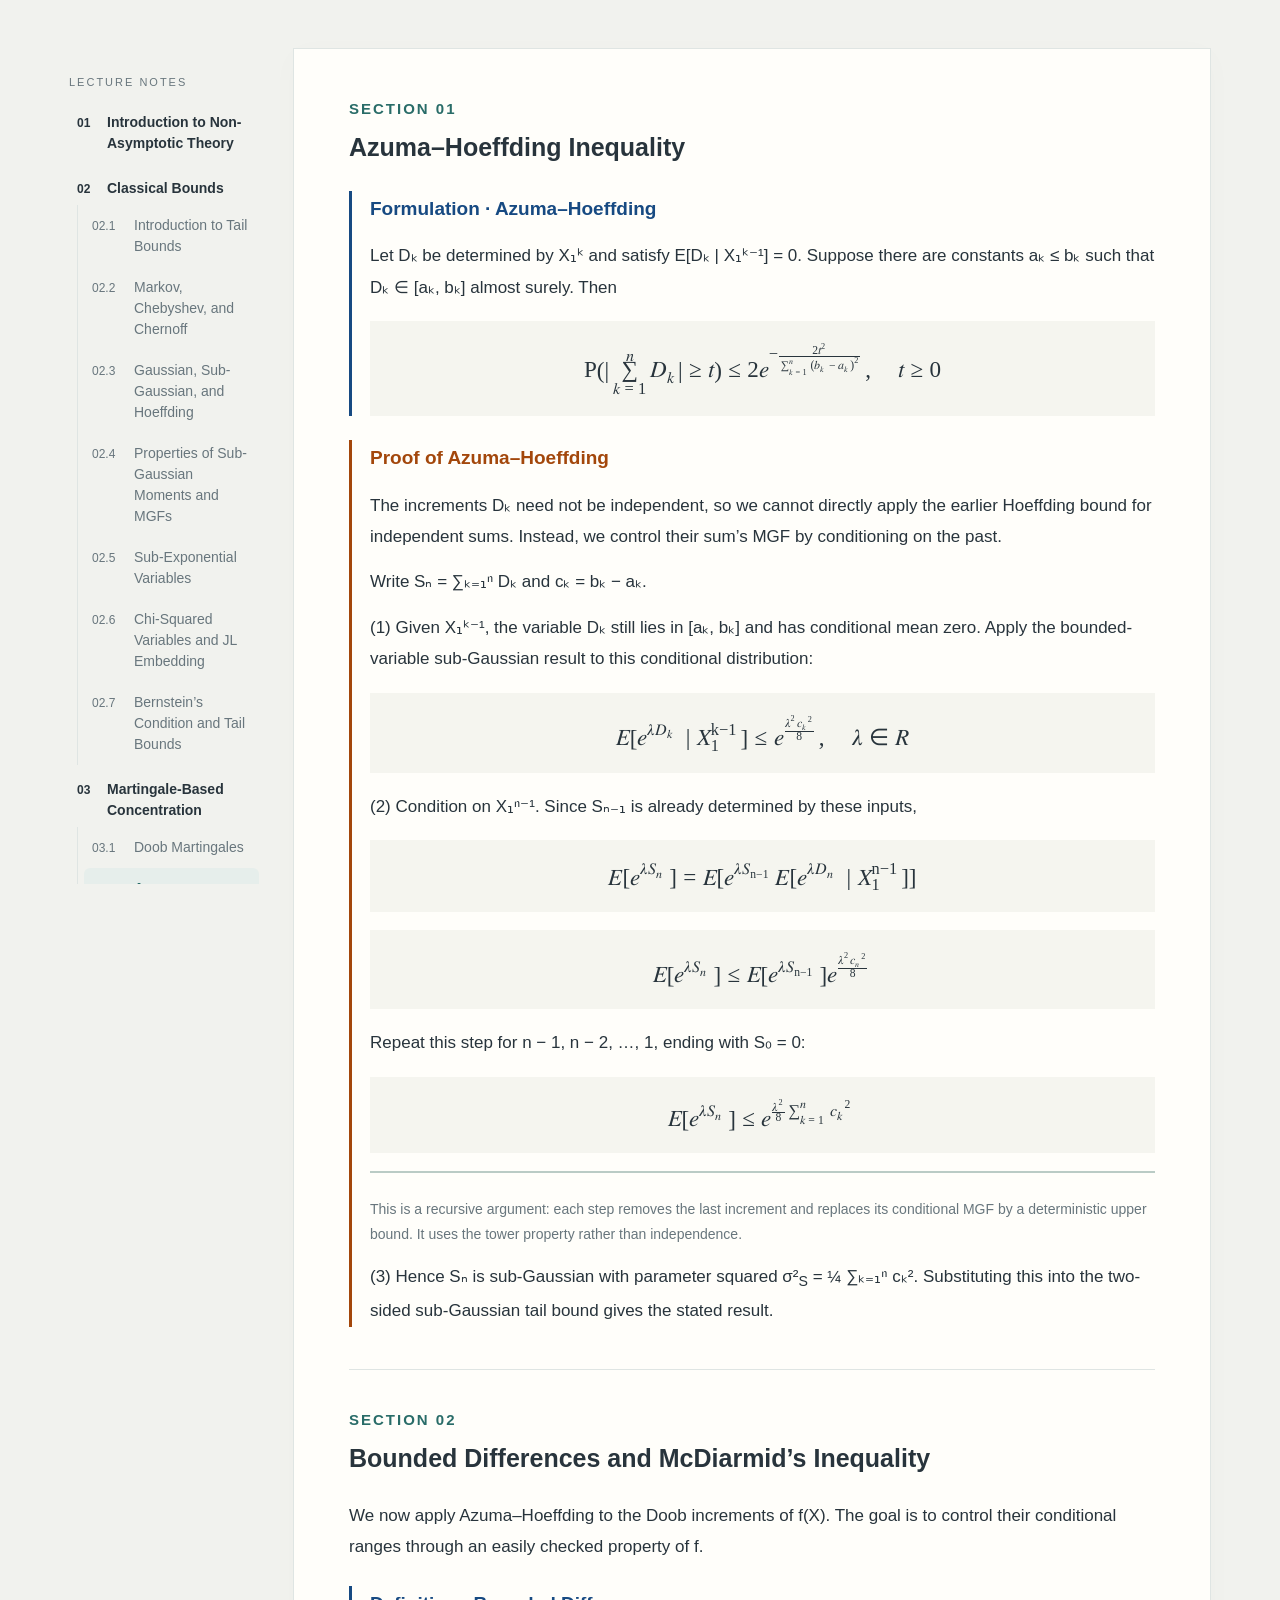
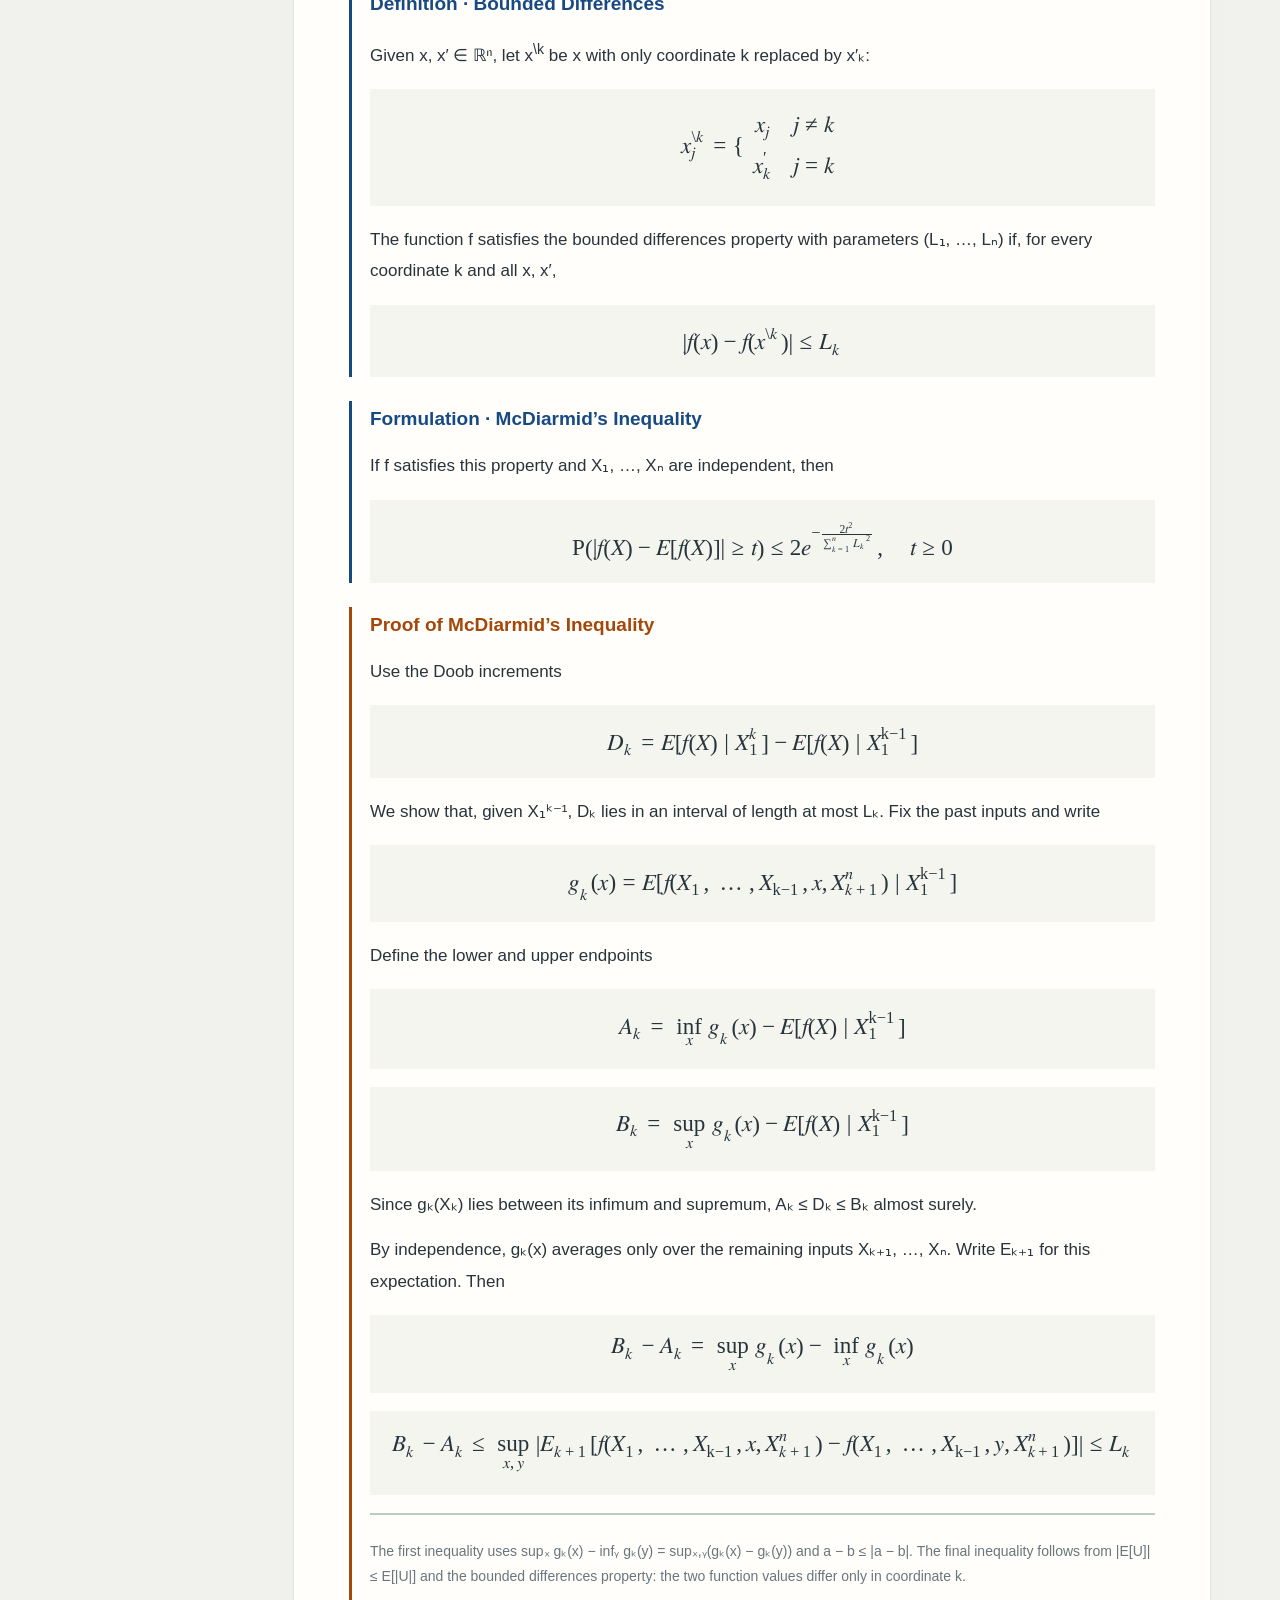
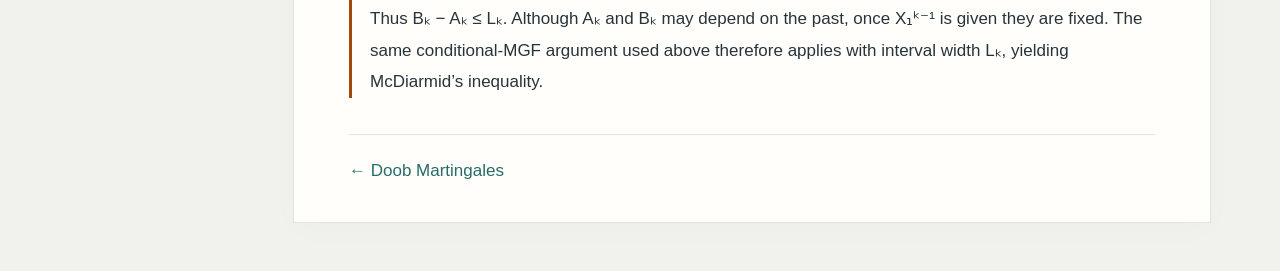
<file: martingale-bounds.html>
<!doctype html>
<html lang="en">
<head>
  <meta charset="utf-8">
  <meta name="viewport" content="width=device-width,initial-scale=1">
  <title>Azuma–Hoeffding and McDiarmid</title>
  <link rel="stylesheet" href="assets/lecture.css?v=20261017-2">
</head>
<body>
  <div class="layout">
    <nav class="toc" aria-label="Lecture navigation">
      <div class="toc-group"><span class="label">LECTURE NOTES</span><a class="lecture-link" href="非渐近理论与集中不等式.html"><span class="lecture-number">01</span><span>Introduction to Non-Asymptotic Theory</span></a><div class="lecture-chapter"><span class="lecture-number">02</span><span>Classical Bounds</span></div><div class="lecture-subchapters"><a class="lecture-link" href="tail-concentration-bounds.html"><span class="lecture-number">02.1</span><span>Introduction to Tail Bounds</span></a><a class="lecture-link" href="markov-chebyshev-chernoff.html"><span class="lecture-number">02.2</span><span>Markov, Chebyshev, and Chernoff</span></a><a class="lecture-link" href="gaussian-sub-gaussian.html"><span class="lecture-number">02.3</span><span>Gaussian, Sub-Gaussian, and Hoeffding</span></a><a class="lecture-link" href="properties-of-moments.html"><span class="lecture-number">02.4</span><span>Properties of Sub-Gaussian Moments and MGFs</span></a><a class="lecture-link" href="sub-exponential-bernstein.html"><span class="lecture-number">02.5</span><span>Sub-Exponential Variables</span></a><a class="lecture-link" href="chi-square-jl.html"><span class="lecture-number">02.6</span><span>Chi-Squared Variables and JL Embedding</span></a><a class="lecture-link" href="bernstein-bounds.html"><span class="lecture-number">02.7</span><span>Bernstein’s Condition and Tail Bounds</span></a></div><div class="lecture-chapter"><span class="lecture-number">03</span><span>Martingale-Based Concentration</span></div><div class="lecture-subchapters"><a class="lecture-link" href="martingale-based-methods.html"><span class="lecture-number">03.1</span><span>Doob Martingales</span></a><a class="lecture-link" href="martingale-bounds.html" aria-current="page"><span class="lecture-number">03.2</span><span>Azuma–Hoeffding and McDiarmid</span></a></div></div>
      <div class="toc-group toc-local"><span class="label">ON THIS PAGE</span><a href="#azuma-hoeffding">01 · Azuma–Hoeffding</a><a href="#bounded-differences">02 · Bounded Differences and McDiarmid</a></div>
    </nav>
    <main><section id="azuma-hoeffding"><h2><span class="number">SECTION 01</span>Azuma–Hoeffding Inequality</h2><div class="topic topic-definition"><h3>Formulation · Azuma–Hoeffding</h3><p>Let Dₖ be determined by X₁ᵏ and satisfy E[Dₖ | X₁ᵏ⁻¹] = 0. Suppose there are constants aₖ ≤ bₖ such that Dₖ ∈ [aₖ, bₖ] almost surely. Then</p><div class="formula"><math display="block"><mrow><mi mathvariant="normal">P</mi><mo>(</mo><mrow><mo>|</mo><munderover><mo>∑</mo><mrow><mi>k</mi><mo>=</mo><mn>1</mn></mrow><mi>n</mi></munderover><msub><mi>D</mi><mrow><mi>k</mi></mrow></msub><mo>|</mo></mrow><mo>≥</mo><mi>t</mi><mo>)</mo><mo>≤</mo><mn>2</mn><msup><mi>e</mi><mrow><mo>−</mo><mfrac><mrow><mn>2</mn><msup><mi>t</mi><mn>2</mn></msup></mrow><mrow><munderover><mo>∑</mo><mrow><mi>k</mi><mo>=</mo><mn>1</mn></mrow><mi>n</mi></munderover><msup><mrow><mo>(</mo><msub><mi>b</mi><mrow><mi>k</mi></mrow></msub><mo>−</mo><msub><mi>a</mi><mrow><mi>k</mi></mrow></msub><mo>)</mo></mrow><mn>2</mn></msup></mrow></mfrac></mrow></msup><mo>,</mo><mspace width="1em"/><mi>t</mi><mo>≥</mo><mn>0</mn></mrow></math></div></div><div class="topic topic-proof"><h3>Proof of Azuma–Hoeffding</h3><p>The increments Dₖ need not be independent, so we cannot directly apply the earlier Hoeffding bound for independent sums. Instead, we control their sum’s MGF by conditioning on the past.</p><p>Write Sₙ = ∑ₖ₌₁ⁿ Dₖ and cₖ = bₖ − aₖ.</p><p>(1) Given X₁ᵏ⁻¹, the variable Dₖ still lies in [aₖ, bₖ] and has conditional mean zero. Apply the bounded-variable sub-Gaussian result to this conditional distribution:</p><div class="formula"><math display="block"><mrow><mi mathvariant="double-struck">E</mi><mo>[</mo><msup><mi>e</mi><mrow><mi>λ</mi><msub><mi>D</mi><mrow><mi>k</mi></mrow></msub></mrow></msup><mo>|</mo><msubsup><mi>X</mi><mn>1</mn><mrow><mi>k−1</mi></mrow></msubsup><mo>]</mo><mo>≤</mo><msup><mi>e</mi><mrow><mfrac><mrow><msup><mi>λ</mi><mn>2</mn></msup><msup><msub><mi>c</mi><mrow><mi>k</mi></mrow></msub><mn>2</mn></msup></mrow><mrow><mn>8</mn></mrow></mfrac></mrow></msup><mo>,</mo><mspace width="1em"/><mi>λ</mi><mo>∈</mo><mi mathvariant="double-struck">R</mi></mrow></math></div><p>(2) Condition on X₁ⁿ⁻¹. Since Sₙ₋₁ is already determined by these inputs,</p><div class="formula"><math display="block"><mrow><mi mathvariant="double-struck">E</mi><mo>[</mo><msup><mi>e</mi><mrow><mi>λ</mi><msub><mi>S</mi><mrow><mi>n</mi></mrow></msub></mrow></msup><mo>]</mo><mo>=</mo><mi mathvariant="double-struck">E</mi><mo>[</mo><msup><mi>e</mi><mrow><mi>λ</mi><msub><mi>S</mi><mrow><mi>n−1</mi></mrow></msub></mrow></msup><mi mathvariant="double-struck">E</mi><mo>[</mo><msup><mi>e</mi><mrow><mi>λ</mi><msub><mi>D</mi><mrow><mi>n</mi></mrow></msub></mrow></msup><mo>|</mo><msubsup><mi>X</mi><mn>1</mn><mrow><mi>n−1</mi></mrow></msubsup><mo>]</mo><mo>]</mo></mrow></math></div><div class="formula"><math display="block"><mrow><mi mathvariant="double-struck">E</mi><mo>[</mo><msup><mi>e</mi><mrow><mi>λ</mi><msub><mi>S</mi><mrow><mi>n</mi></mrow></msub></mrow></msup><mo>]</mo><mo>≤</mo><mi mathvariant="double-struck">E</mi><mo>[</mo><msup><mi>e</mi><mrow><mi>λ</mi><msub><mi>S</mi><mrow><mi>n−1</mi></mrow></msub></mrow></msup><mo>]</mo><msup><mi>e</mi><mrow><mfrac><mrow><msup><mi>λ</mi><mn>2</mn></msup><msup><msub><mi>c</mi><mrow><mi>n</mi></mrow></msub><mn>2</mn></msup></mrow><mrow><mn>8</mn></mrow></mfrac></mrow></msup></mrow></math></div><p>Repeat this step for n − 1, n − 2, …, 1, ending with S₀ = 0:</p><div class="formula"><math display="block"><mrow><mi mathvariant="double-struck">E</mi><mo>[</mo><msup><mi>e</mi><mrow><mi>λ</mi><msub><mi>S</mi><mrow><mi>n</mi></mrow></msub></mrow></msup><mo>]</mo><mo>≤</mo><msup><mi>e</mi><mrow><mfrac><mrow><msup><mi>λ</mi><mn>2</mn></msup></mrow><mrow><mn>8</mn></mrow></mfrac><munderover><mo>∑</mo><mrow><mi>k</mi><mo>=</mo><mn>1</mn></mrow><mi>n</mi></munderover><msup><msub><mi>c</mi><mrow><mi>k</mi></mrow></msub><mn>2</mn></msup></mrow></msup></mrow></math></div><aside class="sidenote footnotes"><p>This is a recursive argument: each step removes the last increment and replaces its conditional MGF by a deterministic upper bound. It uses the tower property rather than independence.</p></aside><p>(3) Hence Sₙ is sub-Gaussian with parameter squared σ²<sub>S</sub> = ¼ ∑ₖ₌₁ⁿ cₖ². Substituting this into the two-sided sub-Gaussian tail bound gives the stated result.</p></div></section><section id="bounded-differences"><h2><span class="number">SECTION 02</span>Bounded Differences and McDiarmid’s Inequality</h2><p>We now apply Azuma–Hoeffding to the Doob increments of f(X). The goal is to control their conditional ranges through an easily checked property of f.</p><div class="topic topic-definition"><h3>Definition · Bounded Differences</h3><p>Given x, x′ ∈ ℝⁿ, let x<sup>\k</sup> be x with only coordinate k replaced by x′ₖ:</p><div class="formula"><math display="block"><mrow><msubsup><mi>x</mi><mi>j</mi><mrow><mo>\</mo><mi>k</mi></mrow></msubsup><mo>=</mo><mo>{</mo><mtable columnalign="left left"><mtr><mtd><msub><mi>x</mi><mrow><mi>j</mi></mrow></msub></mtd><mtd><mi>j</mi><mo>≠</mo><mi>k</mi></mtd></mtr><mtr><mtd><msubsup><mi>x</mi><mi>k</mi><mo>′</mo></msubsup></mtd><mtd><mi>j</mi><mo>=</mo><mi>k</mi></mtd></mtr></mtable></mrow></math></div><p>The function f satisfies the bounded differences property with parameters (L₁, …, Lₙ) if, for every coordinate k and all x, x′,</p><div class="formula"><math display="block"><mrow><mrow><mo>|</mo><mi>f</mi><mrow><mo>(</mo><mi>x</mi><mo>)</mo></mrow><mo>−</mo><mi>f</mi><mrow><mo>(</mo><msup><mi>x</mi><mrow><mo>\</mo><mi>k</mi></mrow></msup><mo>)</mo></mrow><mo>|</mo></mrow><mo>≤</mo><msub><mi>L</mi><mrow><mi>k</mi></mrow></msub></mrow></math></div></div><div class="topic topic-definition"><h3>Formulation · McDiarmid’s Inequality</h3><p>If f satisfies this property and X₁, …, Xₙ are independent, then</p><div class="formula"><math display="block"><mrow><mi mathvariant="normal">P</mi><mo>(</mo><mrow><mo>|</mo><mi>f</mi><mrow><mo>(</mo><mi>X</mi><mo>)</mo></mrow><mo>−</mo><mi mathvariant="double-struck">E</mi><mo>[</mo><mi>f</mi><mrow><mo>(</mo><mi>X</mi><mo>)</mo></mrow><mo>]</mo><mo>|</mo></mrow><mo>≥</mo><mi>t</mi><mo>)</mo><mo>≤</mo><mn>2</mn><msup><mi>e</mi><mrow><mo>−</mo><mfrac><mrow><mn>2</mn><msup><mi>t</mi><mn>2</mn></msup></mrow><mrow><munderover><mo>∑</mo><mrow><mi>k</mi><mo>=</mo><mn>1</mn></mrow><mi>n</mi></munderover><msup><msub><mi>L</mi><mrow><mi>k</mi></mrow></msub><mn>2</mn></msup></mrow></mfrac></mrow></msup><mo>,</mo><mspace width="1em"/><mi>t</mi><mo>≥</mo><mn>0</mn></mrow></math></div></div><div class="topic topic-proof"><h3>Proof of McDiarmid’s Inequality</h3><p>Use the Doob increments</p><div class="formula"><math display="block"><mrow><msub><mi>D</mi><mrow><mi>k</mi></mrow></msub><mo>=</mo><mi mathvariant="double-struck">E</mi><mo>[</mo><mi>f</mi><mrow><mo>(</mo><mi>X</mi><mo>)</mo></mrow><mo>|</mo><msubsup><mi>X</mi><mn>1</mn><mrow><mi>k</mi></mrow></msubsup><mo>]</mo><mo>−</mo><mi mathvariant="double-struck">E</mi><mo>[</mo><mi>f</mi><mrow><mo>(</mo><mi>X</mi><mo>)</mo></mrow><mo>|</mo><msubsup><mi>X</mi><mn>1</mn><mrow><mi>k−1</mi></mrow></msubsup><mo>]</mo></mrow></math></div><p>We show that, given X₁ᵏ⁻¹, Dₖ lies in an interval of length at most Lₖ. Fix the past inputs and write</p><div class="formula"><math display="block"><mrow><msub><mi>g</mi><mrow><mi>k</mi></mrow></msub><mrow><mo>(</mo><mi>x</mi><mo>)</mo></mrow><mo>=</mo><mi mathvariant="double-struck">E</mi><mo>[</mo><mi>f</mi><mrow><mo>(</mo><msub><mi>X</mi><mrow><mi>1</mi></mrow></msub><mo>,</mo><mo>…</mo><mo>,</mo><msub><mi>X</mi><mrow><mi>k−1</mi></mrow></msub><mo>,</mo><mi>x</mi><mo>,</mo><msubsup><mi>X</mi><mrow><mi>k</mi><mo>+</mo><mn>1</mn></mrow><mi>n</mi></msubsup><mo>)</mo></mrow><mo>|</mo><msubsup><mi>X</mi><mn>1</mn><mrow><mi>k−1</mi></mrow></msubsup><mo>]</mo></mrow></math></div><p>Define the lower and upper endpoints</p><div class="formula"><math display="block"><mrow><msub><mi>A</mi><mrow><mi>k</mi></mrow></msub><mo>=</mo><munder><mo>inf</mo><mi>x</mi></munder><msub><mi>g</mi><mrow><mi>k</mi></mrow></msub><mrow><mo>(</mo><mi>x</mi><mo>)</mo></mrow><mo>−</mo><mi mathvariant="double-struck">E</mi><mo>[</mo><mi>f</mi><mrow><mo>(</mo><mi>X</mi><mo>)</mo></mrow><mo>|</mo><msubsup><mi>X</mi><mn>1</mn><mrow><mi>k−1</mi></mrow></msubsup><mo>]</mo></mrow></math></div><div class="formula"><math display="block"><mrow><msub><mi>B</mi><mrow><mi>k</mi></mrow></msub><mo>=</mo><munder><mo>sup</mo><mi>x</mi></munder><msub><mi>g</mi><mrow><mi>k</mi></mrow></msub><mrow><mo>(</mo><mi>x</mi><mo>)</mo></mrow><mo>−</mo><mi mathvariant="double-struck">E</mi><mo>[</mo><mi>f</mi><mrow><mo>(</mo><mi>X</mi><mo>)</mo></mrow><mo>|</mo><msubsup><mi>X</mi><mn>1</mn><mrow><mi>k−1</mi></mrow></msubsup><mo>]</mo></mrow></math></div><p>Since gₖ(Xₖ) lies between its infimum and supremum, Aₖ ≤ Dₖ ≤ Bₖ almost surely.</p><p>By independence, gₖ(x) averages only over the remaining inputs Xₖ₊₁, …, Xₙ. Write Eₖ₊₁ for this expectation. Then</p><div class="formula"><math display="block"><mrow><msub><mi>B</mi><mrow><mi>k</mi></mrow></msub><mo>−</mo><msub><mi>A</mi><mrow><mi>k</mi></mrow></msub><mo>=</mo><munder><mo>sup</mo><mi>x</mi></munder><msub><mi>g</mi><mrow><mi>k</mi></mrow></msub><mrow><mo>(</mo><mi>x</mi><mo>)</mo></mrow><mo>−</mo><munder><mo>inf</mo><mi>x</mi></munder><msub><mi>g</mi><mrow><mi>k</mi></mrow></msub><mrow><mo>(</mo><mi>x</mi><mo>)</mo></mrow></mrow></math></div><div class="formula"><math display="block"><mrow><msub><mi>B</mi><mrow><mi>k</mi></mrow></msub><mo>−</mo><msub><mi>A</mi><mrow><mi>k</mi></mrow></msub><mo>≤</mo><munder><mo>sup</mo><mrow><mi>x</mi><mo>,</mo><mi>y</mi></mrow></munder><mrow><mo>|</mo><msub><mi mathvariant="double-struck">E</mi><mrow><mi>k</mi><mo>+</mo><mn>1</mn></mrow></msub><mo>[</mo><mi>f</mi><mrow><mo>(</mo><msub><mi>X</mi><mrow><mi>1</mi></mrow></msub><mo>,</mo><mo>…</mo><mo>,</mo><msub><mi>X</mi><mrow><mi>k−1</mi></mrow></msub><mo>,</mo><mi>x</mi><mo>,</mo><msubsup><mi>X</mi><mrow><mi>k</mi><mo>+</mo><mn>1</mn></mrow><mi>n</mi></msubsup><mo>)</mo></mrow><mo>−</mo><mi>f</mi><mrow><mo>(</mo><msub><mi>X</mi><mrow><mi>1</mi></mrow></msub><mo>,</mo><mo>…</mo><mo>,</mo><msub><mi>X</mi><mrow><mi>k−1</mi></mrow></msub><mo>,</mo><mi>y</mi><mo>,</mo><msubsup><mi>X</mi><mrow><mi>k</mi><mo>+</mo><mn>1</mn></mrow><mi>n</mi></msubsup><mo>)</mo></mrow><mo>]</mo><mo>|</mo></mrow><mo>≤</mo><msub><mi>L</mi><mrow><mi>k</mi></mrow></msub></mrow></math></div><aside class="sidenote footnotes"><p>The first inequality uses supₓ gₖ(x) − infᵧ gₖ(y) = supₓ,ᵧ(gₖ(x) − gₖ(y)) and a − b ≤ |a − b|. The final inequality follows from |E[U]| ≤ E[|U|] and the bounded differences property: the two function values differ only in coordinate k.</p></aside><p>Thus Bₖ − Aₖ ≤ Lₖ. Although Aₖ and Bₖ may depend on the past, once X₁ᵏ⁻¹ is given they are fixed. The same conditional-MGF argument used above therefore applies with interval width Lₖ, yielding McDiarmid’s inequality.</p></div></section><nav class="page-navigation" aria-label="Lecture navigation"><a href="martingale-based-methods.html">← Doob Martingales</a></nav></main>
  </div>
</body>
</html>
</file>
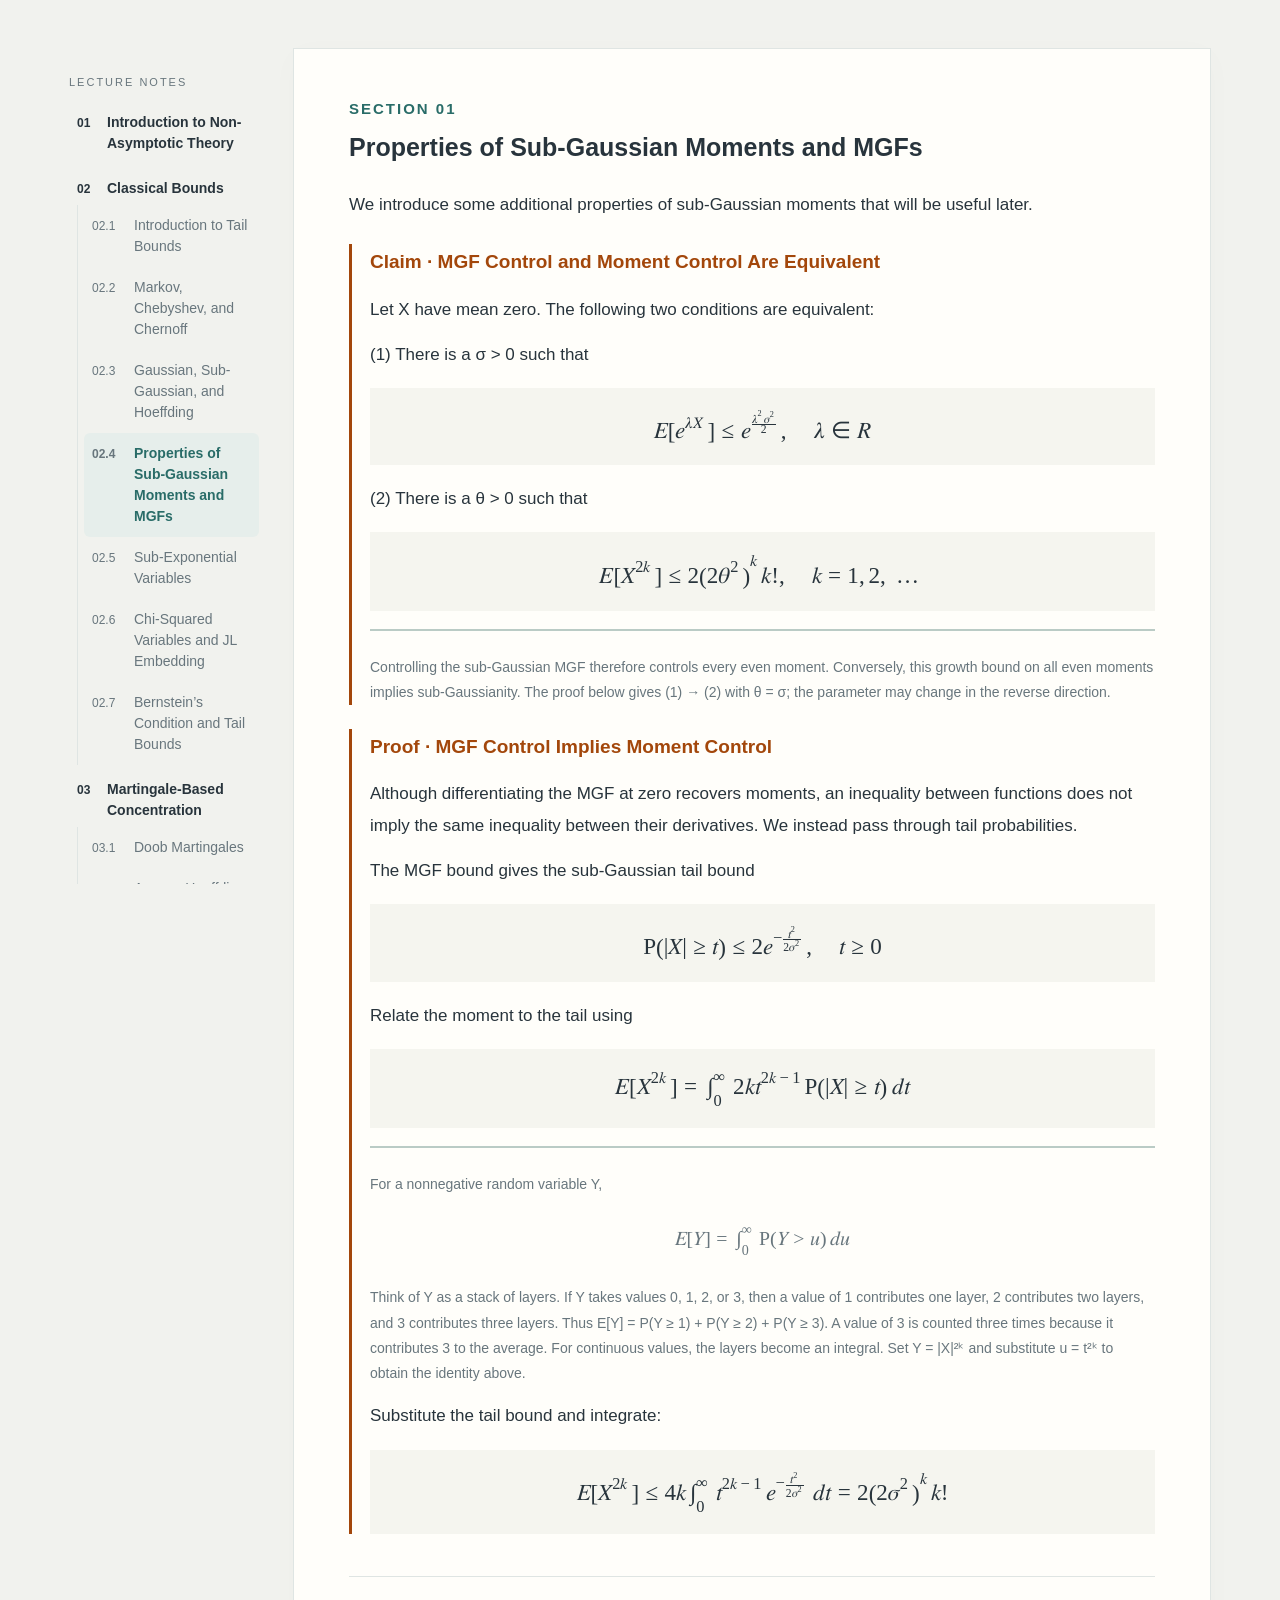
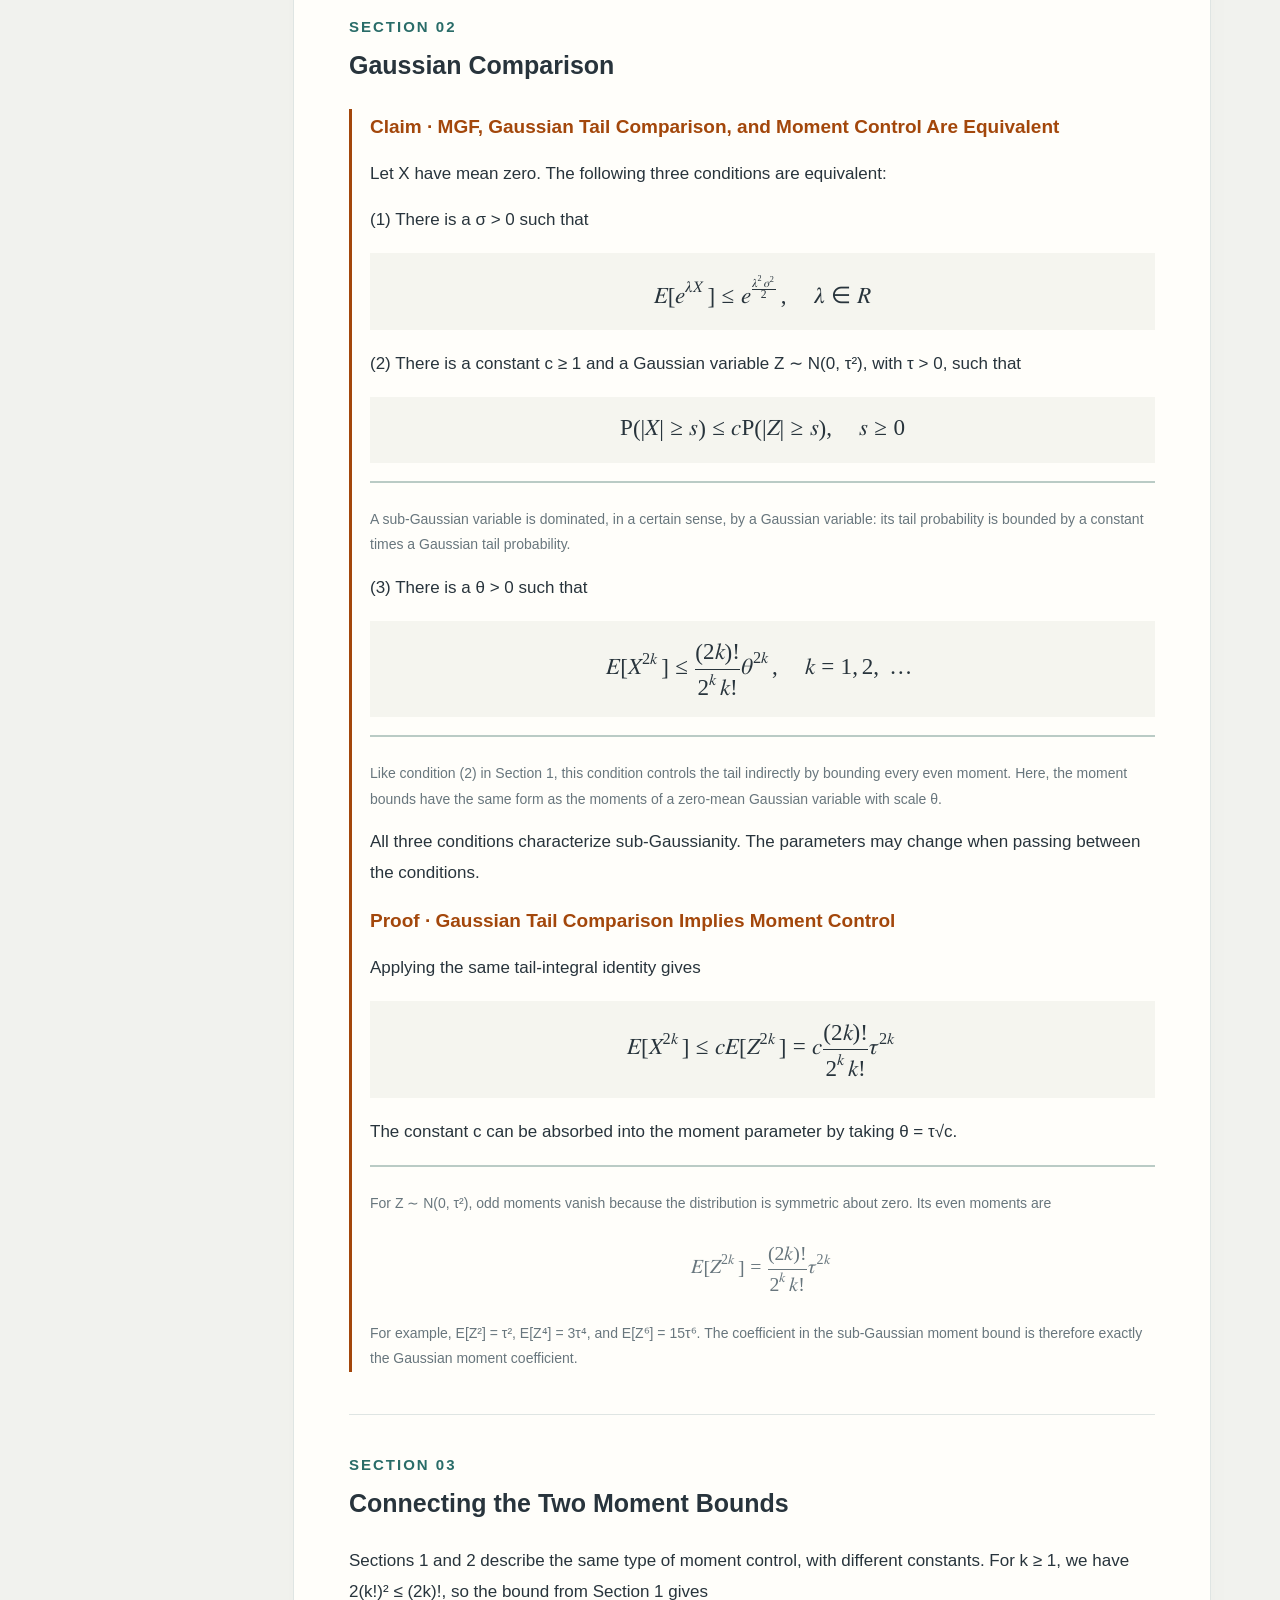
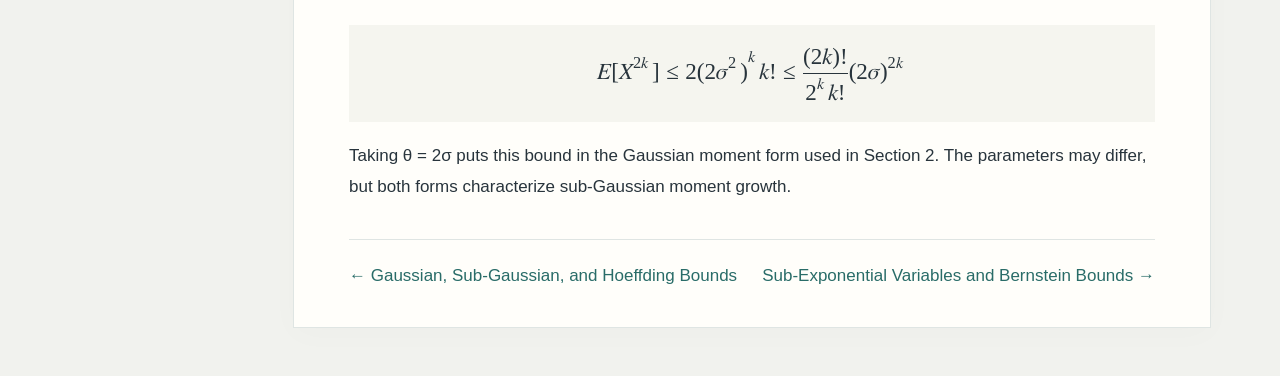
<file: properties-of-moments.html>
<!doctype html>
<html lang="en">
<head>
  <meta charset="utf-8">
  <meta name="viewport" content="width=device-width,initial-scale=1">
  <title>Properties of Sub-Gaussian Moments and MGFs</title>
  <link rel="stylesheet" href="assets/lecture.css?v=20261017-2">
</head>
<body><div class="layout"><nav class="toc" aria-label="Lecture navigation"><div class="toc-group"><span class="label">LECTURE NOTES</span><a class="lecture-link" href="非渐近理论与集中不等式.html"><span class="lecture-number">01</span><span>Introduction to Non-Asymptotic Theory</span></a><div class="lecture-chapter"><span class="lecture-number">02</span><span>Classical Bounds</span></div><div class="lecture-subchapters"><a class="lecture-link" href="tail-concentration-bounds.html"><span class="lecture-number">02.1</span><span>Introduction to Tail Bounds</span></a><a class="lecture-link" href="markov-chebyshev-chernoff.html"><span class="lecture-number">02.2</span><span>Markov, Chebyshev, and Chernoff</span></a><a class="lecture-link" href="gaussian-sub-gaussian.html"><span class="lecture-number">02.3</span><span>Gaussian, Sub-Gaussian, and Hoeffding</span></a><a class="lecture-link" href="properties-of-moments.html" aria-current="page"><span class="lecture-number">02.4</span><span>Properties of Sub-Gaussian Moments and MGFs</span></a><a class="lecture-link" href="sub-exponential-bernstein.html"><span class="lecture-number">02.5</span><span>Sub-Exponential Variables</span></a><a class="lecture-link" href="chi-square-jl.html"><span class="lecture-number">02.6</span><span>Chi-Squared Variables and JL Embedding</span></a><a class="lecture-link" href="bernstein-bounds.html"><span class="lecture-number">02.7</span><span>Bernstein’s Condition and Tail Bounds</span></a></div><div class="lecture-chapter"><span class="lecture-number">03</span><span>Martingale-Based Concentration</span></div><div class="lecture-subchapters"><a class="lecture-link" href="martingale-based-methods.html"><span class="lecture-number">03.1</span><span>Doob Martingales</span></a><a class="lecture-link" href="martingale-bounds.html"><span class="lecture-number">03.2</span><span>Azuma–Hoeffding and McDiarmid</span></a></div></div><div class="toc-group toc-local"><span class="label">ON THIS PAGE</span><a href="#moment-control">01 · Properties of Sub-Gaussian Moments and MGFs</a><a href="#gaussian-comparison">02 · Gaussian Comparison</a><a href="#connecting-moment-bounds">03 · Connecting the Two Moment Bounds</a></div></nav><main><section id="moment-control"><h2><span class="number">SECTION 01</span>Properties of Sub-Gaussian Moments and MGFs</h2><p>We introduce some additional properties of sub-Gaussian moments that will be useful later.</p><div class="topic topic-theorem"><h3>Claim · MGF Control and Moment Control Are Equivalent</h3><p>Let X have mean zero. The following two conditions are equivalent:</p><p>(1) There is a σ &gt; 0 such that</p><div class="formula"><math display="block"><mrow><mrow><mi mathvariant="double-struck">E</mi><mo>[</mo><msup><mi>e</mi><mrow><mi>λ</mi><mi>X</mi></mrow></msup><mo>]</mo></mrow><mo>≤</mo><msup><mi>e</mi><mfrac><mrow><msup><mi>λ</mi><mn>2</mn></msup><msup><mi>σ</mi><mn>2</mn></msup></mrow><mn>2</mn></mfrac></msup><mo>,</mo><mspace width="1em"/><mi>λ</mi><mo>∈</mo><mi mathvariant="double-struck">R</mi></mrow></math></div><p>(2) There is a θ &gt; 0 such that</p><div class="formula"><math display="block"><mrow><mi mathvariant="double-struck">E</mi><mo>[</mo><msup><mi>X</mi><mrow><mn>2</mn><mi>k</mi></mrow></msup><mo>]</mo><mo>≤</mo><mn>2</mn><msup><mrow><mo>(</mo><mn>2</mn><msup><mi>θ</mi><mn>2</mn></msup><mo>)</mo></mrow><mi>k</mi></msup><mi>k</mi><mo>!</mo><mo>,</mo><mspace width="1em"/><mi>k</mi><mo>=</mo><mn>1</mn><mo>,</mo><mn>2</mn><mo>,</mo><mo>…</mo></mrow></math></div><aside class="sidenote footnotes"><p>Controlling the sub-Gaussian MGF therefore controls every even moment. Conversely, this growth bound on all even moments implies sub-Gaussianity. The proof below gives (1) → (2) with θ = σ; the parameter may change in the reverse direction.</p></aside></div><div class="topic topic-proof"><h3>Proof · MGF Control Implies Moment Control</h3><p>Although differentiating the MGF at zero recovers moments, an inequality between functions does not imply the same inequality between their derivatives. We instead pass through tail probabilities.</p><p>The MGF bound gives the sub-Gaussian tail bound</p><div class="formula"><math display="block"><mrow><mrow><mi mathvariant="normal">P</mi><mo>(</mo><mrow><mrow><mo>|</mo><mi>X</mi><mo>|</mo></mrow><mo>≥</mo><mi>t</mi></mrow><mo>)</mo></mrow><mo>≤</mo><mn>2</mn><msup><mi>e</mi><mrow><mo>−</mo><mfrac><msup><mi>t</mi><mn>2</mn></msup><mrow><mn>2</mn><msup><mi>σ</mi><mn>2</mn></msup></mrow></mfrac></mrow></msup><mo>,</mo><mspace width="1em"/><mi>t</mi><mo>≥</mo><mn>0</mn></mrow></math></div><p>Relate the moment to the tail using</p><div class="formula"><math display="block"><mrow><mrow><mi mathvariant="double-struck">E</mi><mo>[</mo><msup><mi>X</mi><mrow><mn>2</mn><mi>k</mi></mrow></msup><mo>]</mo></mrow><mo>=</mo><mrow><msubsup><mo>∫</mo><mn>0</mn><mo>∞</mo></msubsup><mrow><mn>2</mn><mi>k</mi><msup><mi>t</mi><mrow><mn>2</mn><mi>k</mi><mo>−</mo><mn>1</mn></mrow></msup><mrow><mi mathvariant="normal">P</mi><mo>(</mo><mrow><mrow><mo>|</mo><mi>X</mi><mo>|</mo></mrow><mo>≥</mo><mi>t</mi></mrow><mo>)</mo></mrow></mrow><mspace width="0.2em"/><mi>d</mi><mi>t</mi></mrow></mrow></math></div><aside class="sidenote footnotes"><p>For a nonnegative random variable Y,</p><div class="formula"><math display="block"><mrow><mrow><mi mathvariant="double-struck">E</mi><mo>[</mo><mi>Y</mi><mo>]</mo></mrow><mo>=</mo><mrow><msubsup><mo>∫</mo><mn>0</mn><mo>∞</mo></msubsup><mrow><mi mathvariant="normal">P</mi><mo>(</mo><mrow><mi>Y</mi><mo>&gt;</mo><mi>u</mi></mrow><mo>)</mo></mrow><mspace width="0.2em"/><mi>d</mi><mi>u</mi></mrow></mrow></math></div><p>Think of Y as a stack of layers. If Y takes values 0, 1, 2, or 3, then a value of 1 contributes one layer, 2 contributes two layers, and 3 contributes three layers. Thus E[Y] = P(Y ≥ 1) + P(Y ≥ 2) + P(Y ≥ 3). A value of 3 is counted three times because it contributes 3 to the average. For continuous values, the layers become an integral. Set Y = |X|²ᵏ and substitute u = t²ᵏ to obtain the identity above.</p></aside><p>Substitute the tail bound and integrate:</p><div class="formula"><math display="block"><mrow><mrow><mi mathvariant="double-struck">E</mi><mo>[</mo><msup><mi>X</mi><mrow><mn>2</mn><mi>k</mi></mrow></msup><mo>]</mo></mrow><mo>≤</mo><mn>4</mn><mi>k</mi><mrow><msubsup><mo>∫</mo><mn>0</mn><mo>∞</mo></msubsup><mrow><msup><mi>t</mi><mrow><mn>2</mn><mi>k</mi><mo>−</mo><mn>1</mn></mrow></msup><msup><mi>e</mi><mrow><mo>−</mo><mfrac><msup><mi>t</mi><mn>2</mn></msup><mrow><mn>2</mn><msup><mi>σ</mi><mn>2</mn></msup></mrow></mfrac></mrow></msup></mrow><mspace width="0.2em"/><mi>d</mi><mi>t</mi></mrow><mo>=</mo><mrow><mn>2</mn><msup><mrow><mo>(</mo><mn>2</mn><msup><mi>σ</mi><mn>2</mn></msup><mo>)</mo></mrow><mi>k</mi></msup><mrow><mi>k</mi><mo>!</mo></mrow></mrow></mrow></math></div></div></section><section id="gaussian-comparison"><h2><span class="number">SECTION 02</span>Gaussian Comparison</h2><div class="topic topic-theorem"><h3>Claim · MGF, Gaussian Tail Comparison, and Moment Control Are Equivalent</h3><p>Let X have mean zero. The following three conditions are equivalent:</p><p>(1) There is a σ &gt; 0 such that</p><div class="formula"><math display="block"><mrow><mrow><mi mathvariant="double-struck">E</mi><mo>[</mo><msup><mi>e</mi><mrow><mi>λ</mi><mi>X</mi></mrow></msup><mo>]</mo></mrow><mo>≤</mo><msup><mi>e</mi><mfrac><mrow><msup><mi>λ</mi><mn>2</mn></msup><msup><mi>σ</mi><mn>2</mn></msup></mrow><mn>2</mn></mfrac></msup><mo>,</mo><mspace width="1em"/><mi>λ</mi><mo>∈</mo><mi mathvariant="double-struck">R</mi></mrow></math></div><p>(2) There is a constant c ≥ 1 and a Gaussian variable Z ∼ N(0, τ²), with τ &gt; 0, such that</p><div class="formula"><math display="block"><mrow><mrow><mi mathvariant="normal">P</mi><mo>(</mo><mrow><mrow><mo>|</mo><mi>X</mi><mo>|</mo></mrow><mo>≥</mo><mi>s</mi></mrow><mo>)</mo></mrow><mo>≤</mo><mi>c</mi><mrow><mi mathvariant="normal">P</mi><mo>(</mo><mrow><mrow><mo>|</mo><mi>Z</mi><mo>|</mo></mrow><mo>≥</mo><mi>s</mi></mrow><mo>)</mo></mrow><mo>,</mo><mspace width="1em"/><mi>s</mi><mo>≥</mo><mn>0</mn></mrow></math></div><aside class="sidenote footnotes"><p>A sub-Gaussian variable is dominated, in a certain sense, by a Gaussian variable: its tail probability is bounded by a constant times a Gaussian tail probability.</p></aside><p>(3) There is a θ &gt; 0 such that</p><div class="formula"><math display="block"><mrow><mi mathvariant="double-struck">E</mi><mo>[</mo><msup><mi>X</mi><mrow><mn>2</mn><mi>k</mi></mrow></msup><mo>]</mo><mo>≤</mo><mfrac><mrow><mo>(</mo><mn>2</mn><mi>k</mi><mo>)</mo><mo>!</mo></mrow><mrow><msup><mn>2</mn><mi>k</mi></msup><mi>k</mi><mo>!</mo></mrow></mfrac><msup><mi>θ</mi><mrow><mn>2</mn><mi>k</mi></mrow></msup><mo>,</mo><mspace width="1em"/><mi>k</mi><mo>=</mo><mn>1</mn><mo>,</mo><mn>2</mn><mo>,</mo><mo>…</mo></mrow></math></div><aside class="sidenote footnotes"><p>Like condition (2) in Section 1, this condition controls the tail indirectly by bounding every even moment. Here, the moment bounds have the same form as the moments of a zero-mean Gaussian variable with scale θ.</p></aside><p>All three conditions characterize sub-Gaussianity. The parameters may change when passing between the conditions.</p><h3>Proof · Gaussian Tail Comparison Implies Moment Control</h3><p>Applying the same tail-integral identity gives</p><div class="formula"><math display="block"><mrow><mrow><mi mathvariant="double-struck">E</mi><mo>[</mo><msup><mi>X</mi><mrow><mn>2</mn><mi>k</mi></mrow></msup><mo>]</mo></mrow><mo>≤</mo><mi>c</mi><mrow><mi mathvariant="double-struck">E</mi><mo>[</mo><msup><mi>Z</mi><mrow><mn>2</mn><mi>k</mi></mrow></msup><mo>]</mo></mrow><mo>=</mo><mi>c</mi><mfrac><mrow><mrow><mo>(</mo><mrow><mn>2</mn><mi>k</mi></mrow><mo>)</mo></mrow><mo>!</mo></mrow><mrow><msup><mn>2</mn><mi>k</mi></msup><mrow><mi>k</mi><mo>!</mo></mrow></mrow></mfrac><msup><mi>τ</mi><mrow><mn>2</mn><mi>k</mi></mrow></msup></mrow></math></div><p>The constant c can be absorbed into the moment parameter by taking θ = τ√c.</p><aside class="sidenote footnotes" aria-label="Gaussian moments"><p>For Z ∼ N(0, τ²), odd moments vanish because the distribution is symmetric about zero. Its even moments are</p><div class="formula"><math display="block"><mrow><mrow><mi mathvariant="double-struck">E</mi><mo>[</mo><msup><mi>Z</mi><mrow><mn>2</mn><mi>k</mi></mrow></msup><mo>]</mo></mrow><mo>=</mo><mfrac><mrow><mrow><mo>(</mo><mrow><mn>2</mn><mi>k</mi></mrow><mo>)</mo></mrow><mo>!</mo></mrow><mrow><msup><mn>2</mn><mi>k</mi></msup><mrow><mi>k</mi><mo>!</mo></mrow></mrow></mfrac><msup><mi>τ</mi><mrow><mn>2</mn><mi>k</mi></mrow></msup></mrow></math></div><p>For example, E[Z²] = τ², E[Z⁴] = 3τ⁴, and E[Z⁶] = 15τ⁶. The coefficient in the sub-Gaussian moment bound is therefore exactly the Gaussian moment coefficient.</p></aside></div></section><section id="connecting-moment-bounds"><h2><span class="number">SECTION 03</span>Connecting the Two Moment Bounds</h2><p>Sections 1 and 2 describe the same type of moment control, with different constants. For k ≥ 1, we have 2(k!)² ≤ (2k)!, so the bound from Section 1 gives</p><div class="formula"><math display="block"><mrow><mrow><mi mathvariant="double-struck">E</mi><mo>[</mo><msup><mi>X</mi><mrow><mn>2</mn><mi>k</mi></mrow></msup><mo>]</mo></mrow><mo>≤</mo><mrow><mn>2</mn><msup><mrow><mo>(</mo><mn>2</mn><msup><mi>σ</mi><mn>2</mn></msup><mo>)</mo></mrow><mi>k</mi></msup><mrow><mi>k</mi><mo>!</mo></mrow></mrow><mo>≤</mo><mfrac><mrow><mrow><mo>(</mo><mrow><mn>2</mn><mi>k</mi></mrow><mo>)</mo></mrow><mo>!</mo></mrow><mrow><msup><mn>2</mn><mi>k</mi></msup><mrow><mi>k</mi><mo>!</mo></mrow></mrow></mfrac><msup><mrow><mo>(</mo><mn>2</mn><mi>σ</mi><mo>)</mo></mrow><mrow><mn>2</mn><mi>k</mi></mrow></msup></mrow></math></div><p>Taking θ = 2σ puts this bound in the Gaussian moment form used in Section 2. The parameters may differ, but both forms characterize sub-Gaussian moment growth.</p></section><nav class="page-navigation" aria-label="Lecture navigation"><a href="gaussian-sub-gaussian.html">← Gaussian, Sub-Gaussian, and Hoeffding Bounds</a><a href="sub-exponential-bernstein.html">Sub-Exponential Variables and Bernstein Bounds →</a></nav></main></div></body></html>
</file>
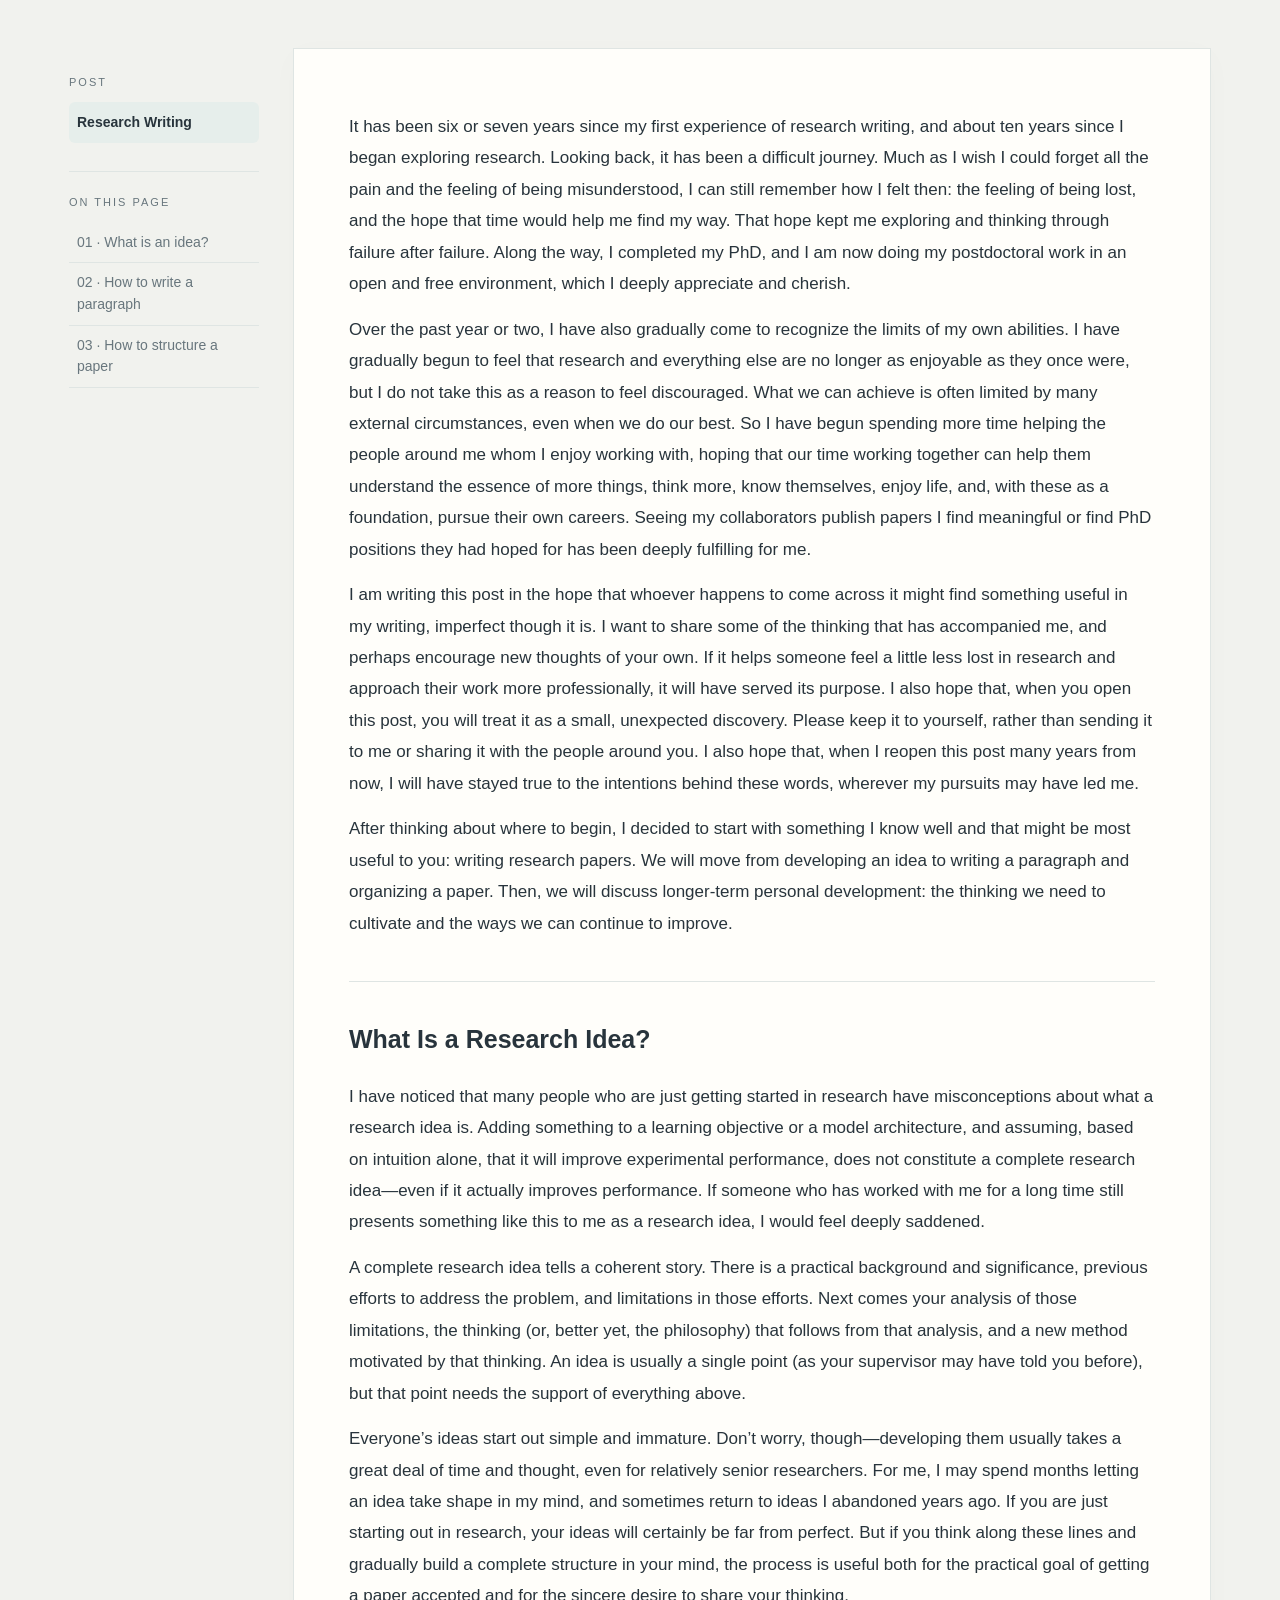
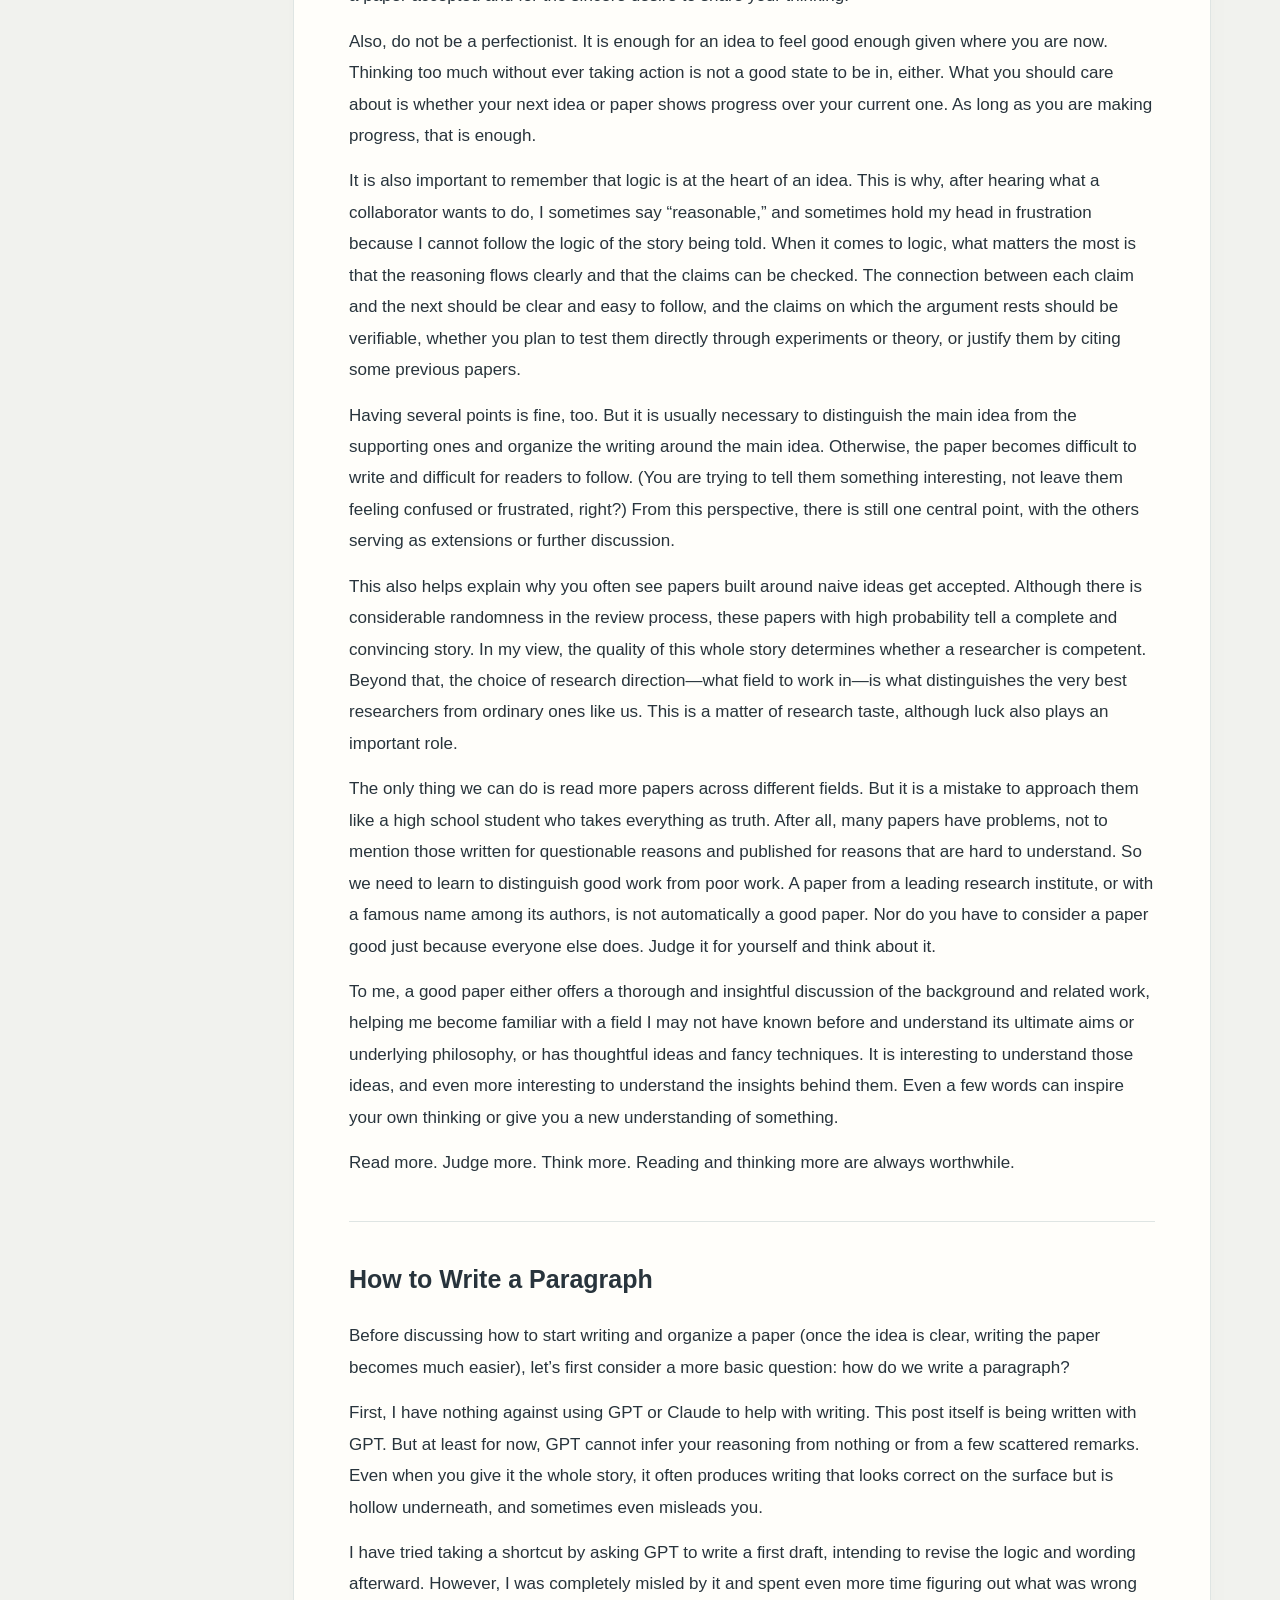
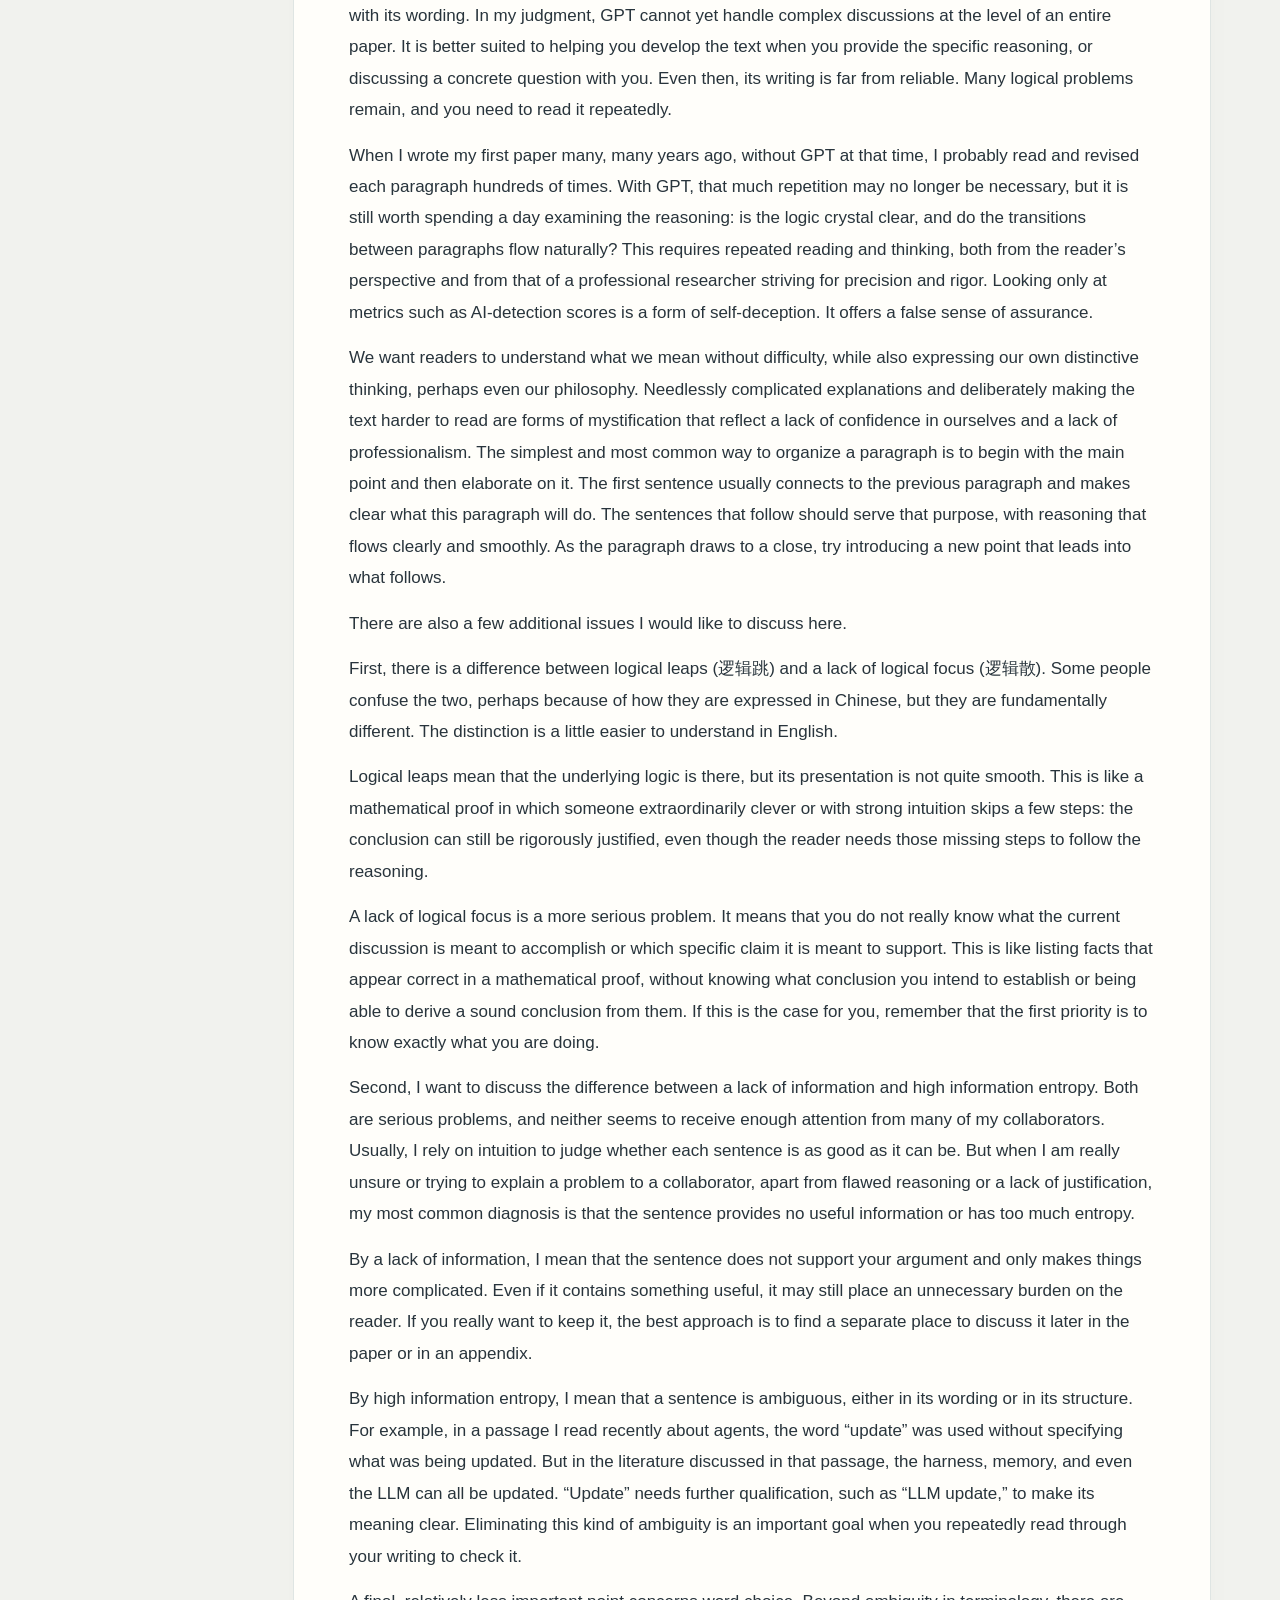
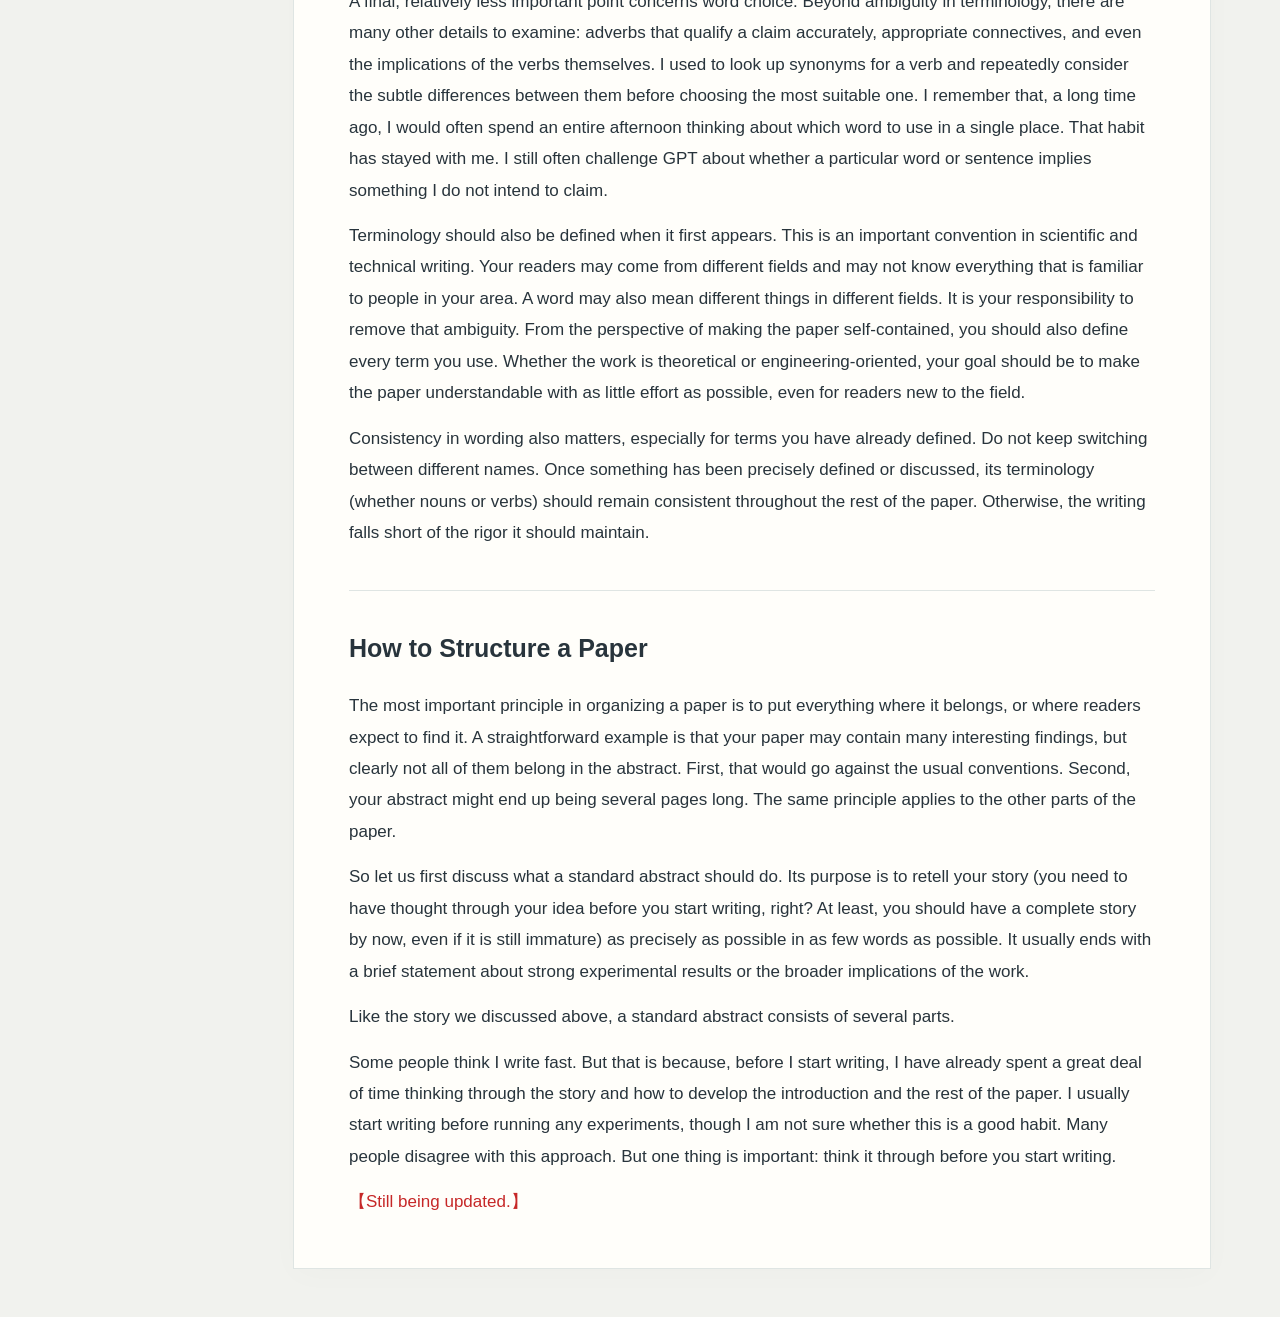
<file: research-writing.html>
<!doctype html>
<html lang="en">
<head>
  <meta charset="utf-8">
  <meta name="viewport" content="width=device-width,initial-scale=1">
  <meta name="description" content="Notes on research writing: building a coherent argument, refining the details, and developing independent judgment.">
  <title>Research Writing: From Structure to Independent Thinking</title>
  <link rel="stylesheet" href="assets/lecture.css?v=20261005-2">
</head>
<body>
  <div class="layout">
    <nav class="toc" aria-label="Post navigation">
      <div class="toc-group">
        <span class="label">POST</span>
        <a class="lecture-link" href="research-writing.html" aria-current="page">Research Writing</a>
      </div>
      <div class="toc-group toc-local">
        <span class="label">ON THIS PAGE</span>
        <a href="#argument">01 · What is an idea?</a>
        <a href="#structure">02 · How to write a paragraph</a>
        <a href="#paper-structure">03 · How to structure a paper</a>
      </div>
    </nav>
    <main>
      <section id="preface" aria-label="Preface">
        <p>It has been six or seven years since my first experience of research writing, and about ten years since I began exploring research. Looking back, it has been a difficult journey. Much as I wish I could forget all the pain and the feeling of being misunderstood, I can still remember how I felt then: the feeling of being lost, and the hope that time would help me find my way. That hope kept me exploring and thinking through failure after failure. Along the way, I completed my PhD, and I am now doing my postdoctoral work in an open and free environment, which I deeply appreciate and cherish.</p>
        <p>Over the past year or two, I have also gradually come to recognize the limits of my own abilities. I have gradually begun to feel that research and everything else are no longer as enjoyable as they once were, but I do not take this as a reason to feel discouraged. What we can achieve is often limited by many external circumstances, even when we do our best. So I have begun spending more time helping the people around me whom I enjoy working with, hoping that our time working together can help them understand the essence of more things, think more, know themselves, enjoy life, and, with these as a foundation, pursue their own careers. Seeing my collaborators publish papers I find meaningful or find PhD positions they had hoped for has been deeply fulfilling for me.</p>
        <p>I am writing this post in the hope that whoever happens to come across it might find something useful in my writing, imperfect though it is. I want to share some of the thinking that has accompanied me, and perhaps encourage new thoughts of your own. If it helps someone feel a little less lost in research and approach their work more professionally, it will have served its purpose. I also hope that, when you open this post, you will treat it as a small, unexpected discovery. Please keep it to yourself, rather than sending it to me or sharing it with the people around you. I also hope that, when I reopen this post many years from now, I will have stayed true to the intentions behind these words, wherever my pursuits may have led me.</p>
        <p>After thinking about where to begin, I decided to start with something I know well and that might be most useful to you: writing research papers. We will move from developing an idea to writing a paragraph and organizing a paper. Then, we will discuss longer-term personal development: the thinking we need to cultivate and the ways we can continue to improve.</p>
      </section>
      <section id="argument">
        <h2>What Is a Research Idea?</h2>
        <p>I have noticed that many people who are just getting started in research have misconceptions about what a research idea is. Adding something to a learning objective or a model architecture, and assuming, based on intuition alone, that it will improve experimental performance, does not constitute a complete research idea—even if it actually improves performance. If someone who has worked with me for a long time still presents something like this to me as a research idea, I would feel deeply saddened.</p>
        <p>A complete research idea tells a coherent story. There is a practical background and significance, previous efforts to address the problem, and limitations in those efforts. Next comes your analysis of those limitations, the thinking (or, better yet, the philosophy) that follows from that analysis, and a new method motivated by that thinking. An idea is usually a single point (as your supervisor may have told you before), but that point needs the support of everything above.</p>
        <p>Everyone’s ideas start out simple and immature. Don’t worry, though—developing them usually takes a great deal of time and thought, even for relatively senior researchers. For me, I may spend months letting an idea take shape in my mind, and sometimes return to ideas I abandoned years ago. If you are just starting out in research, your ideas will certainly be far from perfect. But if you think along these lines and gradually build a complete structure in your mind, the process is useful both for the practical goal of getting a paper accepted and for the sincere desire to share your thinking.</p>
        <p>Also, do not be a perfectionist. It is enough for an idea to feel good enough given where you are now. Thinking too much without ever taking action is not a good state to be in, either. What you should care about is whether your next idea or paper shows progress over your current one. As long as you are making progress, that is enough.</p>
        <p>It is also important to remember that logic is at the heart of an idea. This is why, after hearing what a collaborator wants to do, I sometimes say “reasonable,” and sometimes hold my head in frustration because I cannot follow the logic of the story being told. When it comes to logic, what matters the most is that the reasoning flows clearly and that the claims can be checked. The connection between each claim and the next should be clear and easy to follow, and the claims on which the argument rests should be verifiable, whether you plan to test them directly through experiments or theory, or justify them by citing some previous papers.</p>
        <p>Having several points is fine, too. But it is usually necessary to distinguish the main idea from the supporting ones and organize the writing around the main idea. Otherwise, the paper becomes difficult to write and difficult for readers to follow. (You are trying to tell them something interesting, not leave them feeling confused or frustrated, right?) From this perspective, there is still one central point, with the others serving as extensions or further discussion.</p>
        <p>This also helps explain why you often see papers built around naive ideas get accepted. Although there is considerable randomness in the review process, these papers with high probability tell a complete and convincing story. In my view, the quality of this whole story determines whether a researcher is competent. Beyond that, the choice of research direction—what field to work in—is what distinguishes the very best researchers from ordinary ones like us. This is a matter of research taste, although luck also plays an important role.</p>
        <p>The only thing we can do is read more papers across different fields. But it is a mistake to approach them like a high school student who takes everything as truth. After all, many papers have problems, not to mention those written for questionable reasons and published for reasons that are hard to understand. So we need to learn to distinguish good work from poor work. A paper from a leading research institute, or with a famous name among its authors, is not automatically a good paper. Nor do you have to consider a paper good just because everyone else does. Judge it for yourself and think about it.</p>
        <p>To me, a good paper either offers a thorough and insightful discussion of the background and related work, helping me become familiar with a field I may not have known before and understand its ultimate aims or underlying philosophy, or has thoughtful ideas and fancy techniques. It is interesting to understand those ideas, and even more interesting to understand the insights behind them. Even a few words can inspire your own thinking or give you a new understanding of something.</p>
        <p>Read more. Judge more. Think more. Reading and thinking more are always worthwhile.</p>
      </section>
      <section id="structure">
        <h2>How to Write a Paragraph</h2>
        <p>Before discussing how to start writing and organize a paper (once the idea is clear, writing the paper becomes much easier), let’s first consider a more basic question: how do we write a paragraph?</p>
        <p>First, I have nothing against using GPT or Claude to help with writing. This post itself is being written with GPT. But at least for now, GPT cannot infer your reasoning from nothing or from a few scattered remarks. Even when you give it the whole story, it often produces writing that looks correct on the surface but is hollow underneath, and sometimes even misleads you.</p>
        <p>I have tried taking a shortcut by asking GPT to write a first draft, intending to revise the logic and wording afterward. However, I was completely misled by it and spent even more time figuring out what was wrong with its wording. In my judgment, GPT cannot yet handle complex discussions at the level of an entire paper. It is better suited to helping you develop the text when you provide the specific reasoning, or discussing a concrete question with you. Even then, its writing is far from reliable. Many logical problems remain, and you need to read it repeatedly.</p>
        <p>When I wrote my first paper many, many years ago, without GPT at that time, I probably read and revised each paragraph hundreds of times. With GPT, that much repetition may no longer be necessary, but it is still worth spending a day examining the reasoning: is the logic crystal clear, and do the transitions between paragraphs flow naturally? This requires repeated reading and thinking, both from the reader’s perspective and from that of a professional researcher striving for precision and rigor. Looking only at metrics such as AI-detection scores is a form of self-deception. It offers a false sense of assurance.</p>
        <p>We want readers to understand what we mean without difficulty, while also expressing our own distinctive thinking, perhaps even our philosophy. Needlessly complicated explanations and deliberately making the text harder to read are forms of mystification that reflect a lack of confidence in ourselves and a lack of professionalism. The simplest and most common way to organize a paragraph is to begin with the main point and then elaborate on it. The first sentence usually connects to the previous paragraph and makes clear what this paragraph will do. The sentences that follow should serve that purpose, with reasoning that flows clearly and smoothly. As the paragraph draws to a close, try introducing a new point that leads into what follows.</p>
        <p>There are also a few additional issues I would like to discuss here.</p>
        <p>First, there is a difference between logical leaps (逻辑跳) and a lack of logical focus (逻辑散). Some people confuse the two, perhaps because of how they are expressed in Chinese, but they are fundamentally different. The distinction is a little easier to understand in English.</p>
        <p>Logical leaps mean that the underlying logic is there, but its presentation is not quite smooth. This is like a mathematical proof in which someone extraordinarily clever or with strong intuition skips a few steps: the conclusion can still be rigorously justified, even though the reader needs those missing steps to follow the reasoning.</p>
        <p>A lack of logical focus is a more serious problem. It means that you do not really know what the current discussion is meant to accomplish or which specific claim it is meant to support. This is like listing facts that appear correct in a mathematical proof, without knowing what conclusion you intend to establish or being able to derive a sound conclusion from them. If this is the case for you, remember that the first priority is to know exactly what you are doing.</p>
        <p>Second, I want to discuss the difference between a lack of information and high information entropy. Both are serious problems, and neither seems to receive enough attention from many of my collaborators. Usually, I rely on intuition to judge whether each sentence is as good as it can be. But when I am really unsure or trying to explain a problem to a collaborator, apart from flawed reasoning or a lack of justification, my most common diagnosis is that the sentence provides no useful information or has too much entropy.</p>
        <p>By a lack of information, I mean that the sentence does not support your argument and only makes things more complicated. Even if it contains something useful, it may still place an unnecessary burden on the reader. If you really want to keep it, the best approach is to find a separate place to discuss it later in the paper or in an appendix.</p>
        <p>By high information entropy, I mean that a sentence is ambiguous, either in its wording or in its structure. For example, in a passage I read recently about agents, the word “update” was used without specifying what was being updated. But in the literature discussed in that passage, the harness, memory, and even the LLM can all be updated. “Update” needs further qualification, such as “LLM update,” to make its meaning clear. Eliminating this kind of ambiguity is an important goal when you repeatedly read through your writing to check it.</p>
        <p>A final, relatively less important point concerns word choice. Beyond ambiguity in terminology, there are many other details to examine: adverbs that qualify a claim accurately, appropriate connectives, and even the implications of the verbs themselves. I used to look up synonyms for a verb and repeatedly consider the subtle differences between them before choosing the most suitable one. I remember that, a long time ago, I would often spend an entire afternoon thinking about which word to use in a single place. That habit has stayed with me. I still often challenge GPT about whether a particular word or sentence implies something I do not intend to claim.</p>
        <p>Terminology should also be defined when it first appears. This is an important convention in scientific and technical writing. Your readers may come from different fields and may not know everything that is familiar to people in your area. A word may also mean different things in different fields. It is your responsibility to remove that ambiguity. From the perspective of making the paper self-contained, you should also define every term you use. Whether the work is theoretical or engineering-oriented, your goal should be to make the paper understandable with as little effort as possible, even for readers new to the field.</p>
        <p>Consistency in wording also matters, especially for terms you have already defined. Do not keep switching between different names. Once something has been precisely defined or discussed, its terminology (whether nouns or verbs) should remain consistent throughout the rest of the paper. Otherwise, the writing falls short of the rigor it should maintain.</p>
      </section>
      <section id="paper-structure">
        <h2>How to Structure a Paper</h2>
        <p>The most important principle in organizing a paper is to put everything where it belongs, or where readers expect to find it. A straightforward example is that your paper may contain many interesting findings, but clearly not all of them belong in the abstract. First, that would go against the usual conventions. Second, your abstract might end up being several pages long. The same principle applies to the other parts of the paper.</p>
        <p>So let us first discuss what a standard abstract should do. Its purpose is to retell your story (you need to have thought through your idea before you start writing, right? At least, you should have a complete story by now, even if it is still immature) as precisely as possible in as few words as possible. It usually ends with a brief statement about strong experimental results or the broader implications of the work.</p>
        <p>Like the story we discussed above, a standard abstract consists of several parts.</p>
        <p>Some people think I write fast. But that is because, before I start writing, I have already spent a great deal of time thinking through the story and how to develop the introduction and the rest of the paper. I usually start writing before running any experiments, though I am not sure whether this is a good habit. Many people disagree with this approach. But one thing is important: think it through before you start writing.</p>
      </section>
      <p style="color: #c62828;">【Still being updated.】</p>
    </main>
  </div>
</body>
</html>
</file>
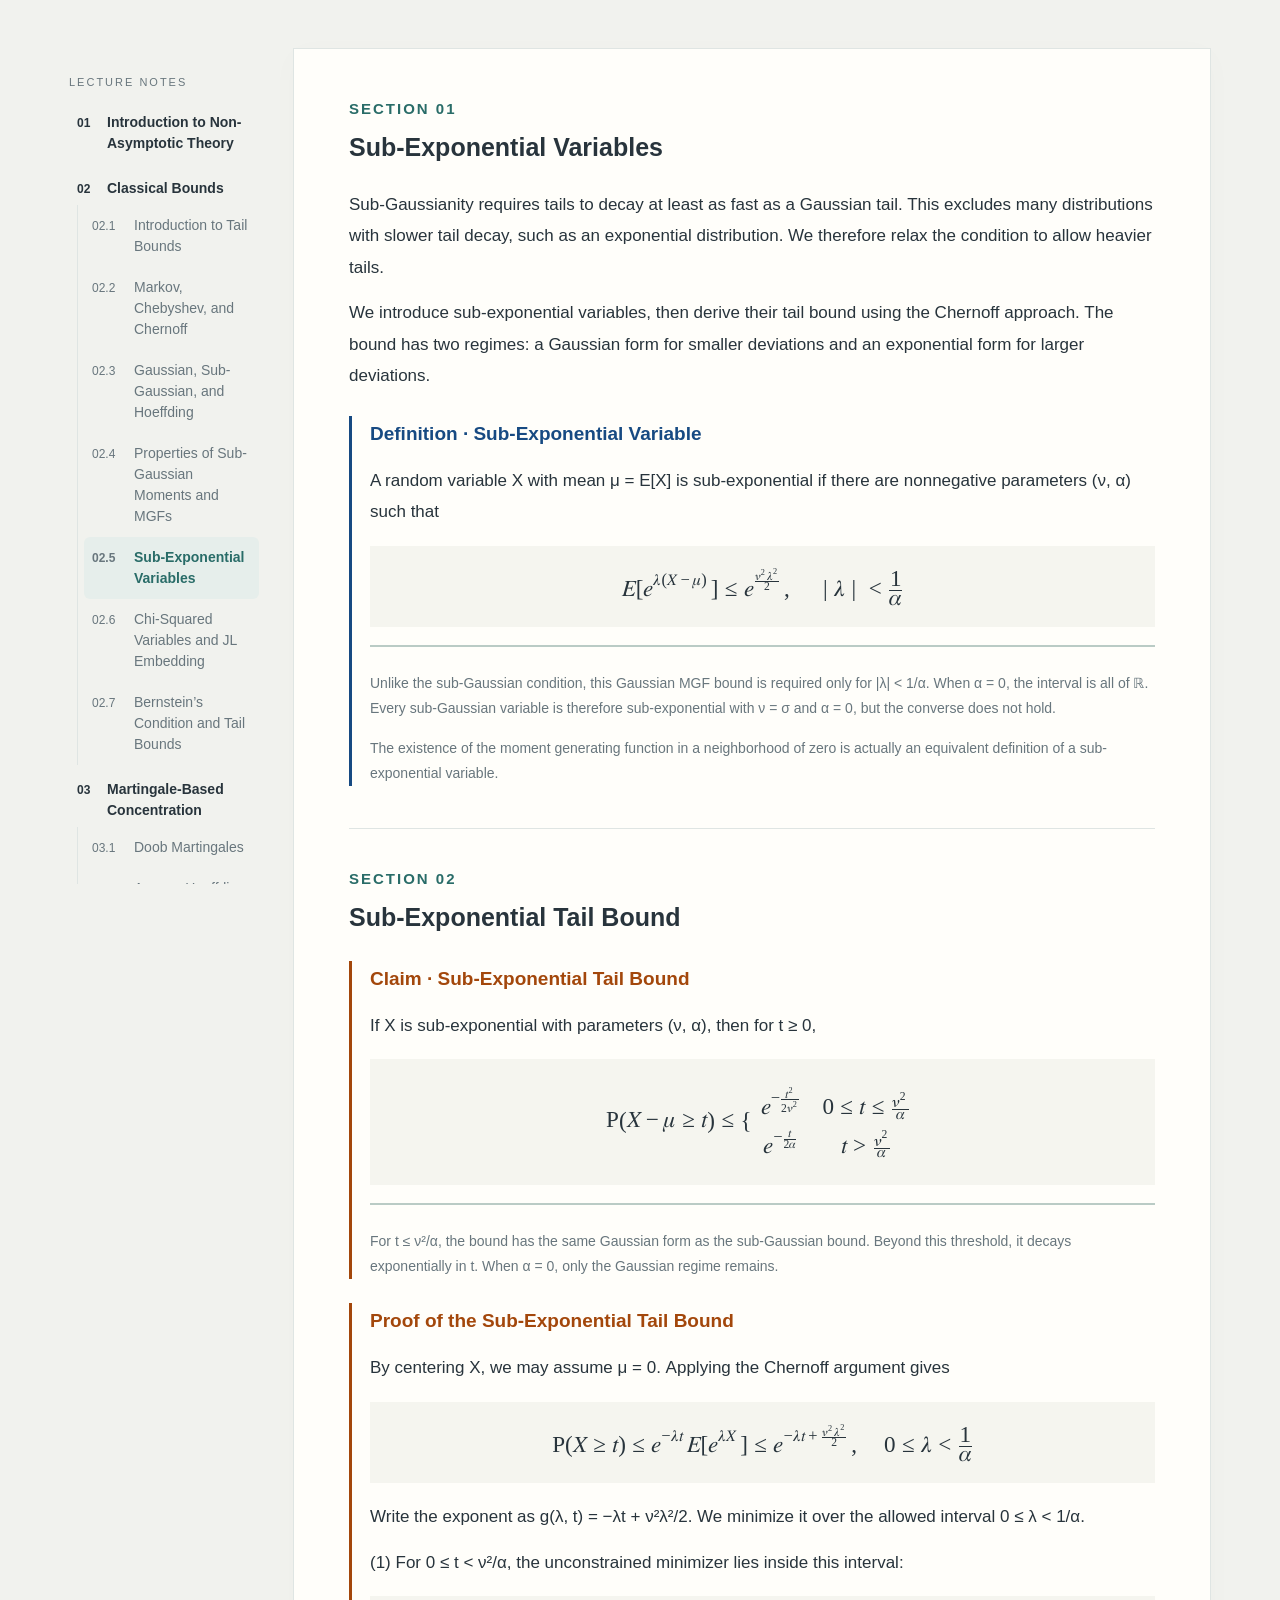
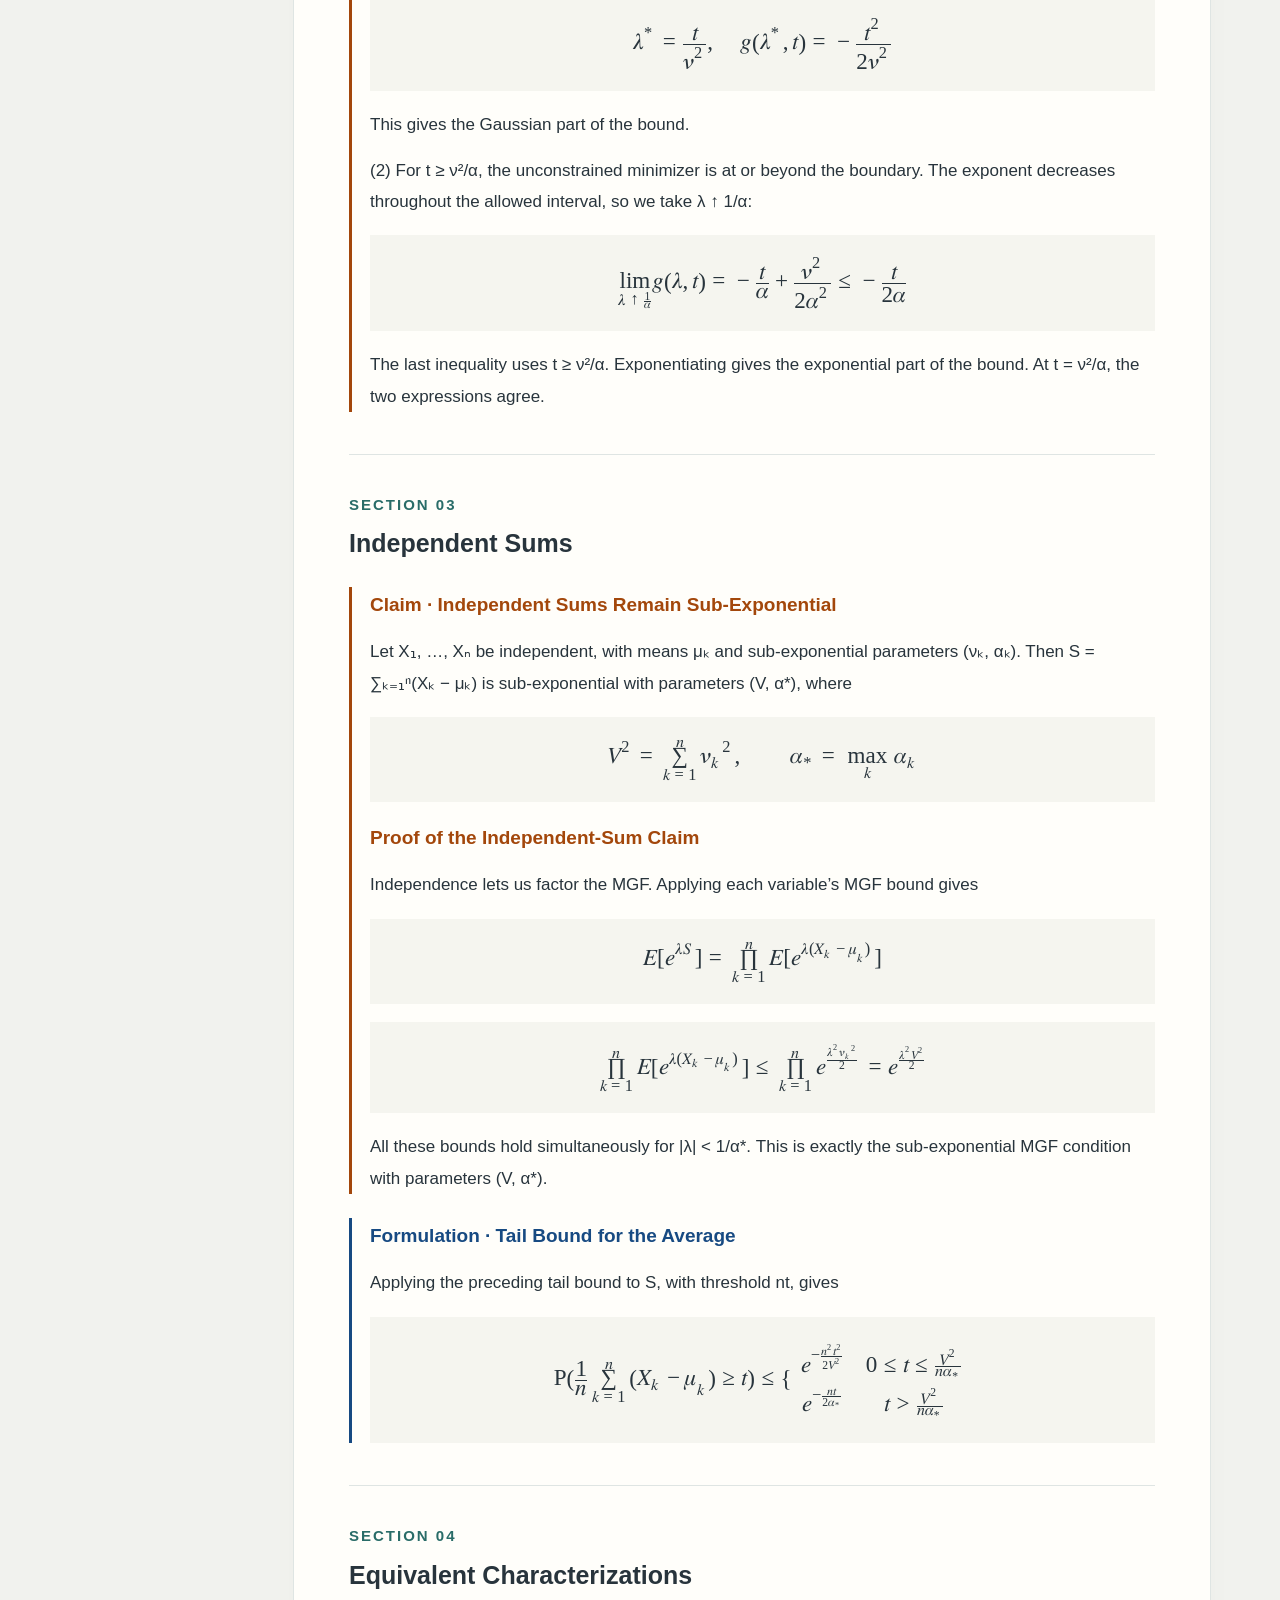
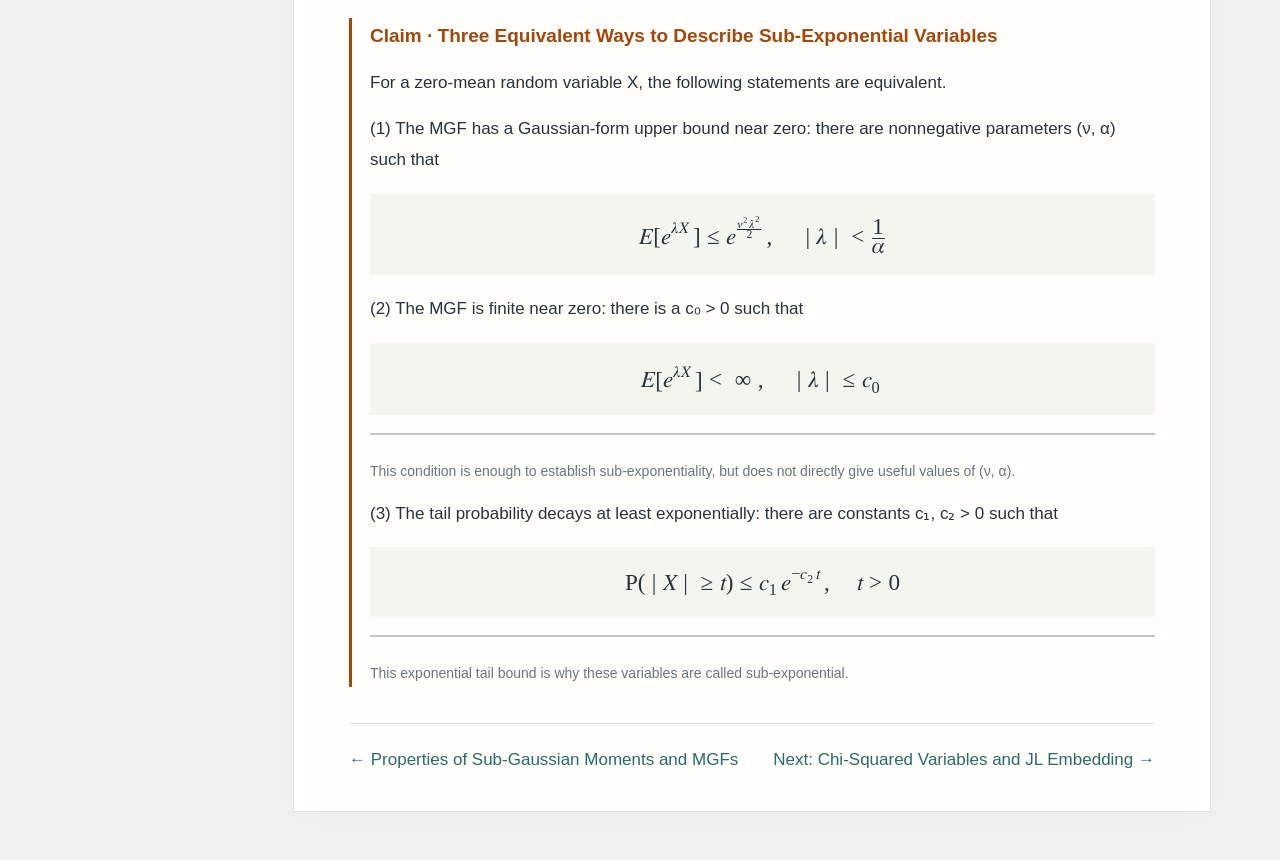
<file: sub-exponential-bernstein.html>
<!doctype html>
<html lang="en"><head><meta charset="utf-8"><meta name="viewport" content="width=device-width,initial-scale=1"><title>Sub-Exponential Variables and Bernstein Bounds</title><link rel="stylesheet" href="assets/lecture.css?v=20261017-2"></head><body><div class="layout"><nav class="toc" aria-label="Lecture navigation"><div class="toc-group"><span class="label">LECTURE NOTES</span><a class="lecture-link" href="非渐近理论与集中不等式.html"><span class="lecture-number">01</span><span>Introduction to Non-Asymptotic Theory</span></a><div class="lecture-chapter"><span class="lecture-number">02</span><span>Classical Bounds</span></div><div class="lecture-subchapters"><a class="lecture-link" href="tail-concentration-bounds.html"><span class="lecture-number">02.1</span><span>Introduction to Tail Bounds</span></a><a class="lecture-link" href="markov-chebyshev-chernoff.html"><span class="lecture-number">02.2</span><span>Markov, Chebyshev, and Chernoff</span></a><a class="lecture-link" href="gaussian-sub-gaussian.html"><span class="lecture-number">02.3</span><span>Gaussian, Sub-Gaussian, and Hoeffding</span></a><a class="lecture-link" href="properties-of-moments.html"><span class="lecture-number">02.4</span><span>Properties of Sub-Gaussian Moments and MGFs</span></a><a class="lecture-link" href="sub-exponential-bernstein.html" aria-current="page"><span class="lecture-number">02.5</span><span>Sub-Exponential Variables</span></a><a class="lecture-link" href="chi-square-jl.html"><span class="lecture-number">02.6</span><span>Chi-Squared Variables and JL Embedding</span></a><a class="lecture-link" href="bernstein-bounds.html"><span class="lecture-number">02.7</span><span>Bernstein’s Condition and Tail Bounds</span></a></div><div class="lecture-chapter"><span class="lecture-number">03</span><span>Martingale-Based Concentration</span></div><div class="lecture-subchapters"><a class="lecture-link" href="martingale-based-methods.html"><span class="lecture-number">03.1</span><span>Doob Martingales</span></a><a class="lecture-link" href="martingale-bounds.html"><span class="lecture-number">03.2</span><span>Azuma–Hoeffding and McDiarmid</span></a></div></div><div class="toc-group toc-local"><span class="label">ON THIS PAGE</span><a href="#sub-exponential">01 · Sub-Exponential Variables</a><a href="#tail-bound">02 · Sub-Exponential Tail Bound</a><a href="#independent-sums">03 · Independent Sums</a><a href="#equivalent-characterizations">04 · Equivalent Characterizations</a></div></nav><main><section id="sub-exponential"><h2><span class="number">SECTION 01</span>Sub-Exponential Variables</h2>
<p>Sub-Gaussianity requires tails to decay at least as fast as a Gaussian tail. This excludes many distributions with slower tail decay, such as an exponential distribution. We therefore relax the condition to allow heavier tails.</p>
<p>We introduce sub-exponential variables, then derive their tail bound using the Chernoff approach. The bound has two regimes: a Gaussian form for smaller deviations and an exponential form for larger deviations.</p>
<div class="topic topic-definition"><h3>Definition · Sub-Exponential Variable</h3><p>A random variable X with mean μ = E[X] is sub-exponential if there are nonnegative parameters (ν, α) such that</p><div class="formula"><math display="block"><mrow><mrow><mi mathvariant="double-struck">E</mi><mrow><mo>[</mo><msup><mi>e</mi><mrow><mi>λ</mi><mrow><mo>(</mo><mrow><mi>X</mi><mo>−</mo><mi>μ</mi></mrow><mo>)</mo></mrow></mrow></msup><mo>]</mo></mrow></mrow><mo>≤</mo><msup><mi>e</mi><mfrac><mrow><msup><mi>ν</mi><mn>2</mn></msup><msup><mi>λ</mi><mn>2</mn></msup></mrow><mn>2</mn></mfrac></msup><mo>,</mo><mspace width="1em"/><mo>|</mo><mi>λ</mi><mo>|</mo><mo>&lt;</mo><mfrac><mn>1</mn><mi>α</mi></mfrac></mrow></math></div><aside class="sidenote footnotes"><p>Unlike the sub-Gaussian condition, this Gaussian MGF bound is required only for |λ| &lt; 1/α. When α = 0, the interval is all of ℝ. Every sub-Gaussian variable is therefore sub-exponential with ν = σ and α = 0, but the converse does not hold.</p><p>The existence of the moment generating function in a neighborhood of zero is actually an equivalent definition of a sub-exponential variable.</p></aside></div></section>
<section id="tail-bound"><h2><span class="number">SECTION 02</span>Sub-Exponential Tail Bound</h2>
<div class="topic topic-theorem"><h3>Claim · Sub-Exponential Tail Bound</h3><p>If X is sub-exponential with parameters (ν, α), then for t ≥ 0,</p><div class="formula"><math display="block"><mrow><mrow><mi mathvariant="normal">P</mi><mrow><mo>(</mo><mrow><mrow><mi>X</mi><mo>−</mo><mi>μ</mi></mrow><mo>≥</mo><mi>t</mi></mrow><mo>)</mo></mrow></mrow><mo>≤</mo><mrow><mo>{</mo><mtable columnalign="left left"><mtr><mtd><msup><mi>e</mi><mrow><mo>−</mo><mfrac><msup><mi>t</mi><mn>2</mn></msup><mrow><mn>2</mn><msup><mi>ν</mi><mn>2</mn></msup></mrow></mfrac></mrow></msup></mtd><mtd><mrow><mn>0</mn><mo>≤</mo><mi>t</mi><mo>≤</mo><mfrac><msup><mi>ν</mi><mn>2</mn></msup><mi>α</mi></mfrac></mrow></mtd></mtr><mtr><mtd><msup><mi>e</mi><mrow><mo>−</mo><mfrac><mi>t</mi><mrow><mn>2</mn><mi>α</mi></mrow></mfrac></mrow></msup></mtd><mtd><mrow><mi>t</mi><mo>&gt;</mo><mfrac><msup><mi>ν</mi><mn>2</mn></msup><mi>α</mi></mfrac></mrow></mtd></mtr></mtable></mrow></mrow></math></div><aside class="sidenote footnotes"><p>For t ≤ ν²/α, the bound has the same Gaussian form as the sub-Gaussian bound. Beyond this threshold, it decays exponentially in t. When α = 0, only the Gaussian regime remains.</p></aside></div>
<div class="topic topic-proof"><h3>Proof of the Sub-Exponential Tail Bound</h3><p>By centering X, we may assume μ = 0. Applying the Chernoff argument gives</p><div class="formula"><math display="block"><mrow><mrow><mi mathvariant="normal">P</mi><mrow><mo>(</mo><mrow><mi>X</mi><mo>≥</mo><mi>t</mi></mrow><mo>)</mo></mrow></mrow><mo>≤</mo><msup><mi>e</mi><mrow><mo>−</mo><mi>λ</mi><mi>t</mi></mrow></msup><mrow><mi mathvariant="double-struck">E</mi><mrow><mo>[</mo><msup><mi>e</mi><mrow><mi>λ</mi><mi>X</mi></mrow></msup><mo>]</mo></mrow></mrow><mo>≤</mo><msup><mi>e</mi><mrow><mo>−</mo><mi>λ</mi><mi>t</mi><mo>+</mo><mfrac><mrow><msup><mi>ν</mi><mn>2</mn></msup><msup><mi>λ</mi><mn>2</mn></msup></mrow><mn>2</mn></mfrac></mrow></msup><mo>,</mo><mspace width="1em"/><mn>0</mn><mo>≤</mo><mi>λ</mi><mo>&lt;</mo><mfrac><mn>1</mn><mi>α</mi></mfrac></mrow></math></div><p>Write the exponent as g(λ, t) = −λt + ν²λ²/2. We minimize it over the allowed interval 0 ≤ λ &lt; 1/α.</p>
<p>(1) For 0 ≤ t &lt; ν²/α, the unconstrained minimizer lies inside this interval:</p><div class="formula"><math display="block"><mrow><msup><mi>λ</mi><mo>*</mo></msup><mo>=</mo><mfrac><mi>t</mi><msup><mi>ν</mi><mn>2</mn></msup></mfrac><mo>,</mo><mspace width="1em"/><mi>g</mi><mrow><mo>(</mo><mrow><msup><mi>λ</mi><mo>*</mo></msup><mo>,</mo><mi>t</mi></mrow><mo>)</mo></mrow><mo>=</mo><mo>−</mo><mfrac><msup><mi>t</mi><mn>2</mn></msup><mrow><mn>2</mn><msup><mi>ν</mi><mn>2</mn></msup></mrow></mfrac></mrow></math></div><p>This gives the Gaussian part of the bound.</p>
<p>(2) For t ≥ ν²/α, the unconstrained minimizer is at or beyond the boundary. The exponent decreases throughout the allowed interval, so we take λ ↑ 1/α:</p><div class="formula"><math display="block"><mrow><munder><mi mathvariant="normal">lim</mi><mrow><mi>λ</mi><mo>↑</mo><mfrac><mn>1</mn><mi>α</mi></mfrac></mrow></munder><mi>g</mi><mrow><mo>(</mo><mrow><mi>λ</mi><mo>,</mo><mi>t</mi></mrow><mo>)</mo></mrow><mo>=</mo><mo>−</mo><mfrac><mi>t</mi><mi>α</mi></mfrac><mo>+</mo><mfrac><msup><mi>ν</mi><mn>2</mn></msup><mrow><mn>2</mn><msup><mi>α</mi><mn>2</mn></msup></mrow></mfrac><mo>≤</mo><mo>−</mo><mfrac><mi>t</mi><mrow><mn>2</mn><mi>α</mi></mrow></mfrac></mrow></math></div><p>The last inequality uses t ≥ ν²/α. Exponentiating gives the exponential part of the bound. At t = ν²/α, the two expressions agree.</p></div></section><section id="independent-sums"><h2><span class="number">SECTION 03</span>Independent Sums</h2><div class="topic topic-theorem"><h3>Claim · Independent Sums Remain Sub-Exponential</h3><p>Let X₁, …, Xₙ be independent, with means μₖ and sub-exponential parameters (νₖ, αₖ). Then S = ∑ₖ₌₁ⁿ(Xₖ − μₖ) is sub-exponential with parameters (V, α*), where</p><div class="formula"><math display="block"><mrow><msup><mi>V</mi><mn>2</mn></msup><mo>=</mo><munderover><mo>∑</mo><mrow><mi>k</mi><mo>=</mo><mn>1</mn></mrow><mi>n</mi></munderover><msup><msub><mi>ν</mi><mi>k</mi></msub><mn>2</mn></msup><mo>,</mo><mspace width="2em"/><msub><mi>α</mi><mo>*</mo></msub><mo>=</mo><munder><mo>max</mo><mi>k</mi></munder><msub><mi>α</mi><mi>k</mi></msub></mrow></math></div><h3>Proof of the Independent-Sum Claim</h3><p>Independence lets us factor the MGF. Applying each variable’s MGF bound gives</p><div class="formula"><math display="block"><mrow><mi mathvariant="double-struck">E</mi><mo>[</mo><msup><mi>e</mi><mrow><mi>λ</mi><mi>S</mi></mrow></msup><mo>]</mo><mo>=</mo><munderover><mo>∏</mo><mrow><mi>k</mi><mo>=</mo><mn>1</mn></mrow><mi>n</mi></munderover><mi mathvariant="double-struck">E</mi><mo>[</mo><msup><mi>e</mi><mrow><mi>λ</mi><mo>(</mo><msub><mi>X</mi><mi>k</mi></msub><mo>−</mo><msub><mi>μ</mi><mi>k</mi></msub><mo>)</mo></mrow></msup><mo>]</mo></mrow></math></div><div class="formula"><math display="block"><mrow><munderover><mo>∏</mo><mrow><mi>k</mi><mo>=</mo><mn>1</mn></mrow><mi>n</mi></munderover><mi mathvariant="double-struck">E</mi><mo>[</mo><msup><mi>e</mi><mrow><mi>λ</mi><mo>(</mo><msub><mi>X</mi><mi>k</mi></msub><mo>−</mo><msub><mi>μ</mi><mi>k</mi></msub><mo>)</mo></mrow></msup><mo>]</mo><mo>≤</mo><munderover><mo>∏</mo><mrow><mi>k</mi><mo>=</mo><mn>1</mn></mrow><mi>n</mi></munderover><msup><mi>e</mi><mrow><mfrac><mrow><msup><mi>λ</mi><mn>2</mn></msup><msup><msub><mi>ν</mi><mi>k</mi></msub><mn>2</mn></msup></mrow><mrow><mn>2</mn></mrow></mfrac></mrow></msup><mo>=</mo><msup><mi>e</mi><mrow><mfrac><mrow><msup><mi>λ</mi><mn>2</mn></msup><msup><mi>V</mi><mn>2</mn></msup></mrow><mrow><mn>2</mn></mrow></mfrac></mrow></msup></mrow></math></div><p>All these bounds hold simultaneously for |λ| &lt; 1/α*. This is exactly the sub-exponential MGF condition with parameters (V, α*).</p></div><div class="topic topic-definition"><h3>Formulation · Tail Bound for the Average</h3><p>Applying the preceding tail bound to S, with threshold nt, gives</p><div class="formula"><math display="block"><mrow><mi mathvariant="normal">P</mi><mo>(</mo><mfrac><mrow><mn>1</mn></mrow><mrow><mi>n</mi></mrow></mfrac><munderover><mo>∑</mo><mrow><mi>k</mi><mo>=</mo><mn>1</mn></mrow><mi>n</mi></munderover><mo>(</mo><msub><mi>X</mi><mi>k</mi></msub><mo>−</mo><msub><mi>μ</mi><mi>k</mi></msub><mo>)</mo><mo>≥</mo><mi>t</mi><mo>)</mo><mo>≤</mo><mo>{</mo><mtable columnalign="left left"><mtr><mtd><msup><mi>e</mi><mrow><mo>−</mo><mfrac><mrow><msup><mi>n</mi><mn>2</mn></msup><msup><mi>t</mi><mn>2</mn></msup></mrow><mrow><mn>2</mn><msup><mi>V</mi><mn>2</mn></msup></mrow></mfrac></mrow></msup></mtd><mtd><mrow><mn>0</mn><mo>≤</mo><mi>t</mi><mo>≤</mo><mfrac><mrow><msup><mi>V</mi><mn>2</mn></msup></mrow><mrow><mi>n</mi><msub><mi>α</mi><mo>*</mo></msub></mrow></mfrac></mrow></mtd></mtr><mtr><mtd><msup><mi>e</mi><mrow><mo>−</mo><mfrac><mrow><mi>n</mi><mi>t</mi></mrow><mrow><mn>2</mn><msub><mi>α</mi><mo>*</mo></msub></mrow></mfrac></mrow></msup></mtd><mtd><mrow><mi>t</mi><mo>&gt;</mo><mfrac><mrow><msup><mi>V</mi><mn>2</mn></msup></mrow><mrow><mi>n</mi><msub><mi>α</mi><mo>*</mo></msub></mrow></mfrac></mrow></mtd></mtr></mtable></mrow></math></div></div></section><section id="equivalent-characterizations"><h2><span class="number">SECTION 04</span>Equivalent Characterizations</h2><div class="topic topic-theorem"><h3>Claim · Three Equivalent Ways to Describe Sub-Exponential Variables</h3><p>For a zero-mean random variable X, the following statements are equivalent.</p><p>(1) The MGF has a Gaussian-form upper bound near zero: there are nonnegative parameters (ν, α) such that</p><div class="formula"><math display="block"><mrow><mi mathvariant="double-struck">E</mi><mo>[</mo><msup><mi>e</mi><mrow><mi>λ</mi><mi>X</mi></mrow></msup><mo>]</mo><mo>≤</mo><msup><mi>e</mi><mrow><mfrac><mrow><msup><mi>ν</mi><mn>2</mn></msup><msup><mi>λ</mi><mn>2</mn></msup></mrow><mrow><mn>2</mn></mrow></mfrac></mrow></msup><mo>,</mo><mspace width="1em"/><mo>|</mo><mi>λ</mi><mo>|</mo><mo>&lt;</mo><mfrac><mrow><mn>1</mn></mrow><mrow><mi>α</mi></mrow></mfrac></mrow></math></div><p>(2) The MGF is finite near zero: there is a c₀ &gt; 0 such that</p><div class="formula"><math display="block"><mrow><mi mathvariant="double-struck">E</mi><mo>[</mo><msup><mi>e</mi><mrow><mi>λ</mi><mi>X</mi></mrow></msup><mo>]</mo><mo>&lt;</mo><mo>∞</mo><mo>,</mo><mspace width="1em"/><mo>|</mo><mi>λ</mi><mo>|</mo><mo>≤</mo><msub><mi>c</mi><mn>0</mn></msub></mrow></math></div><aside class="sidenote footnotes"><p>This condition is enough to establish sub-exponentiality, but does not directly give useful values of (ν, α).</p></aside><p>(3) The tail probability decays at least exponentially: there are constants c₁, c₂ &gt; 0 such that</p><div class="formula"><math display="block"><mrow><mi mathvariant="normal">P</mi><mo>(</mo><mo>|</mo><mi>X</mi><mo>|</mo><mo>≥</mo><mi>t</mi><mo>)</mo><mo>≤</mo><msub><mi>c</mi><mn>1</mn></msub><msup><mi>e</mi><mrow><mo>−</mo><msub><mi>c</mi><mn>2</mn></msub><mi>t</mi></mrow></msup><mo>,</mo><mspace width="1em"/><mi>t</mi><mo>&gt;</mo><mn>0</mn></mrow></math></div><aside class="sidenote footnotes"><p>This exponential tail bound is why these variables are called sub-exponential.</p></aside></div></section><nav class="page-navigation" aria-label="Lecture navigation"><a href="properties-of-moments.html">← Properties of Sub-Gaussian Moments and MGFs</a><a href="chi-square-jl.html">Next: Chi-Squared Variables and JL Embedding →</a></nav></main></div></body></html>
</file>
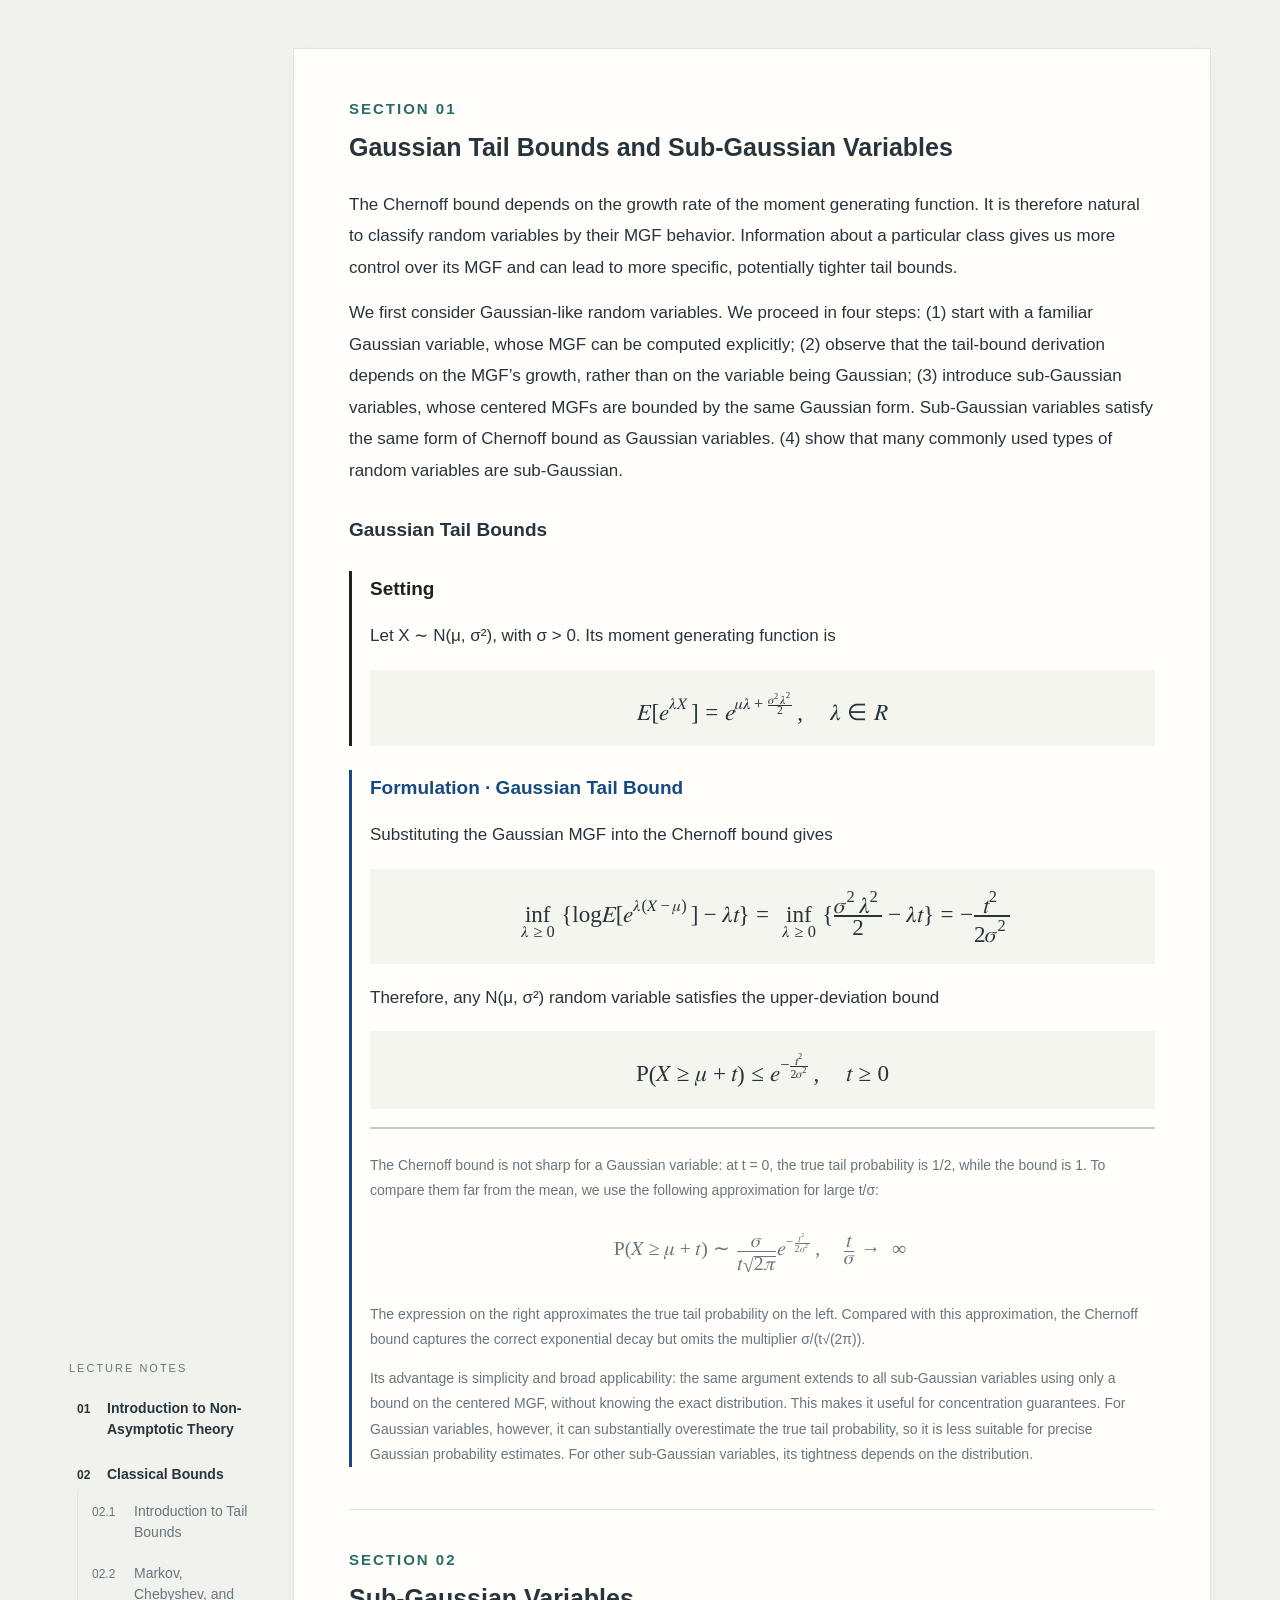
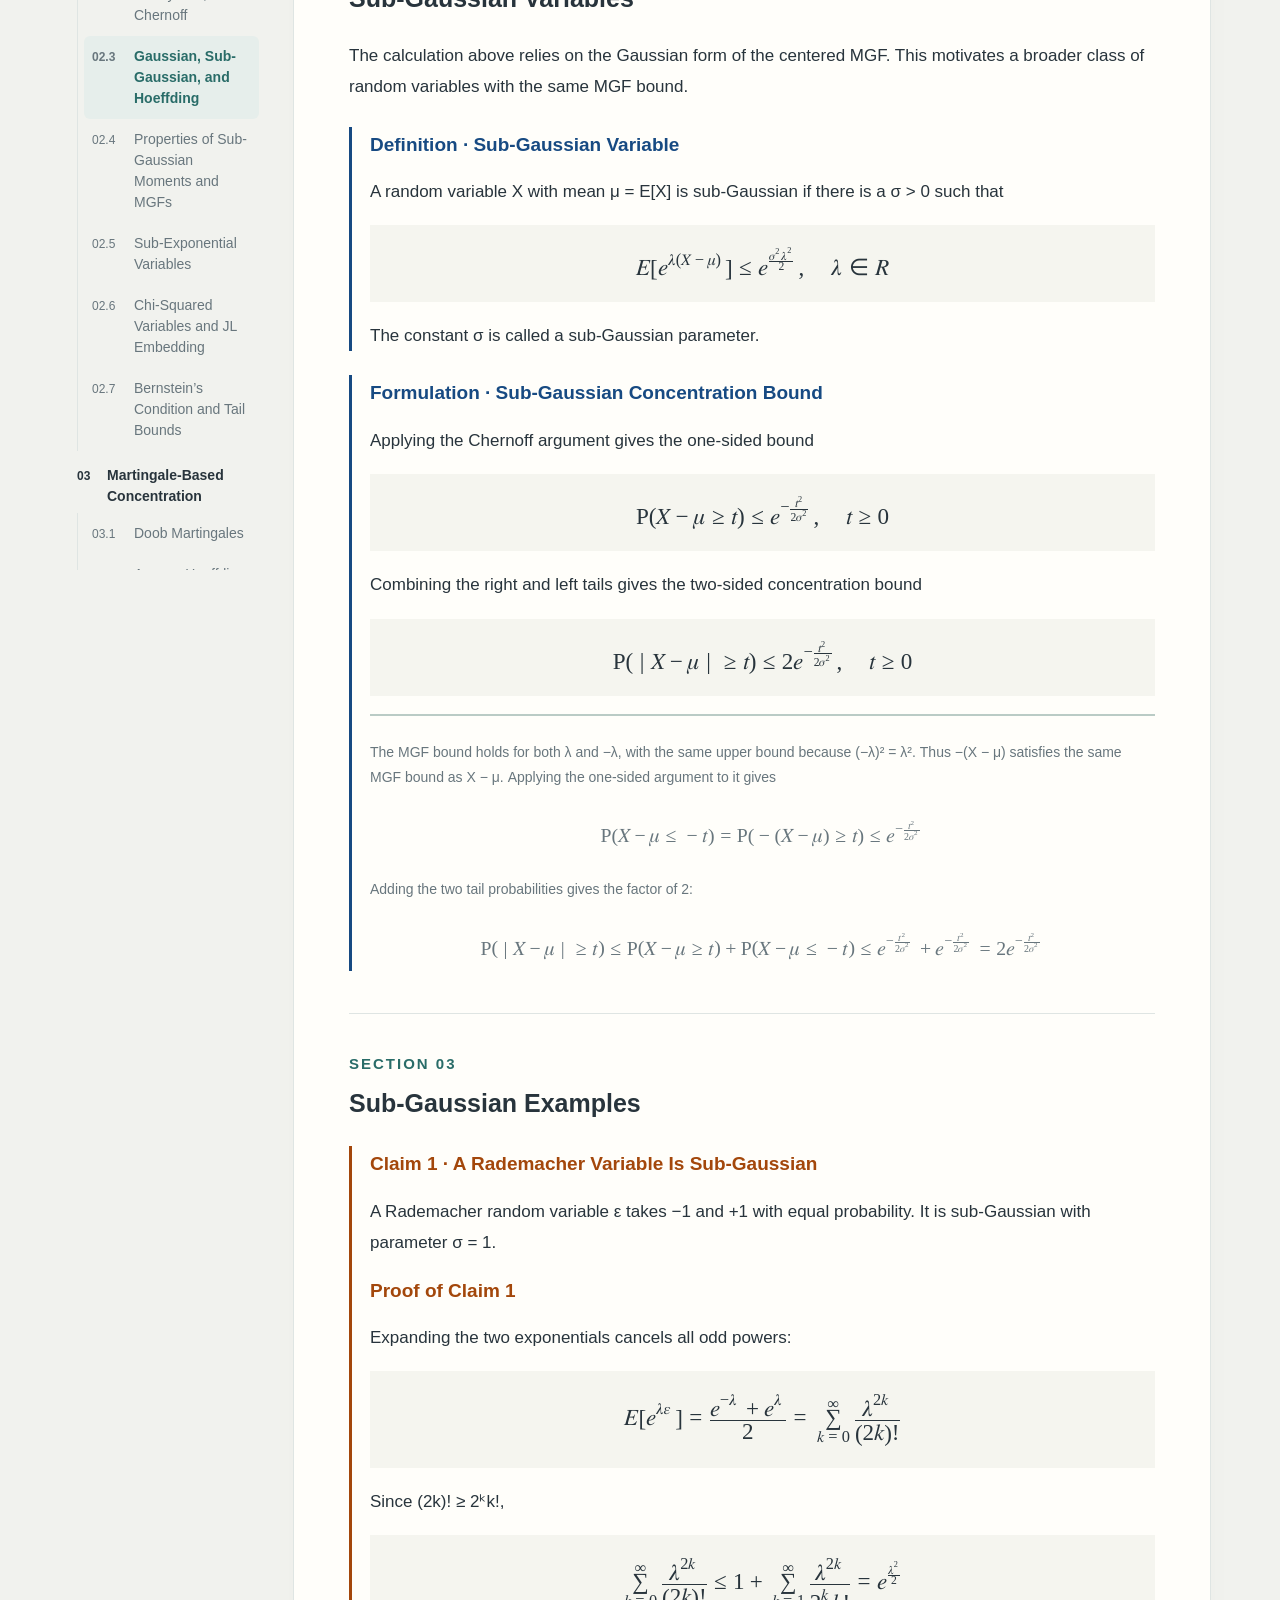
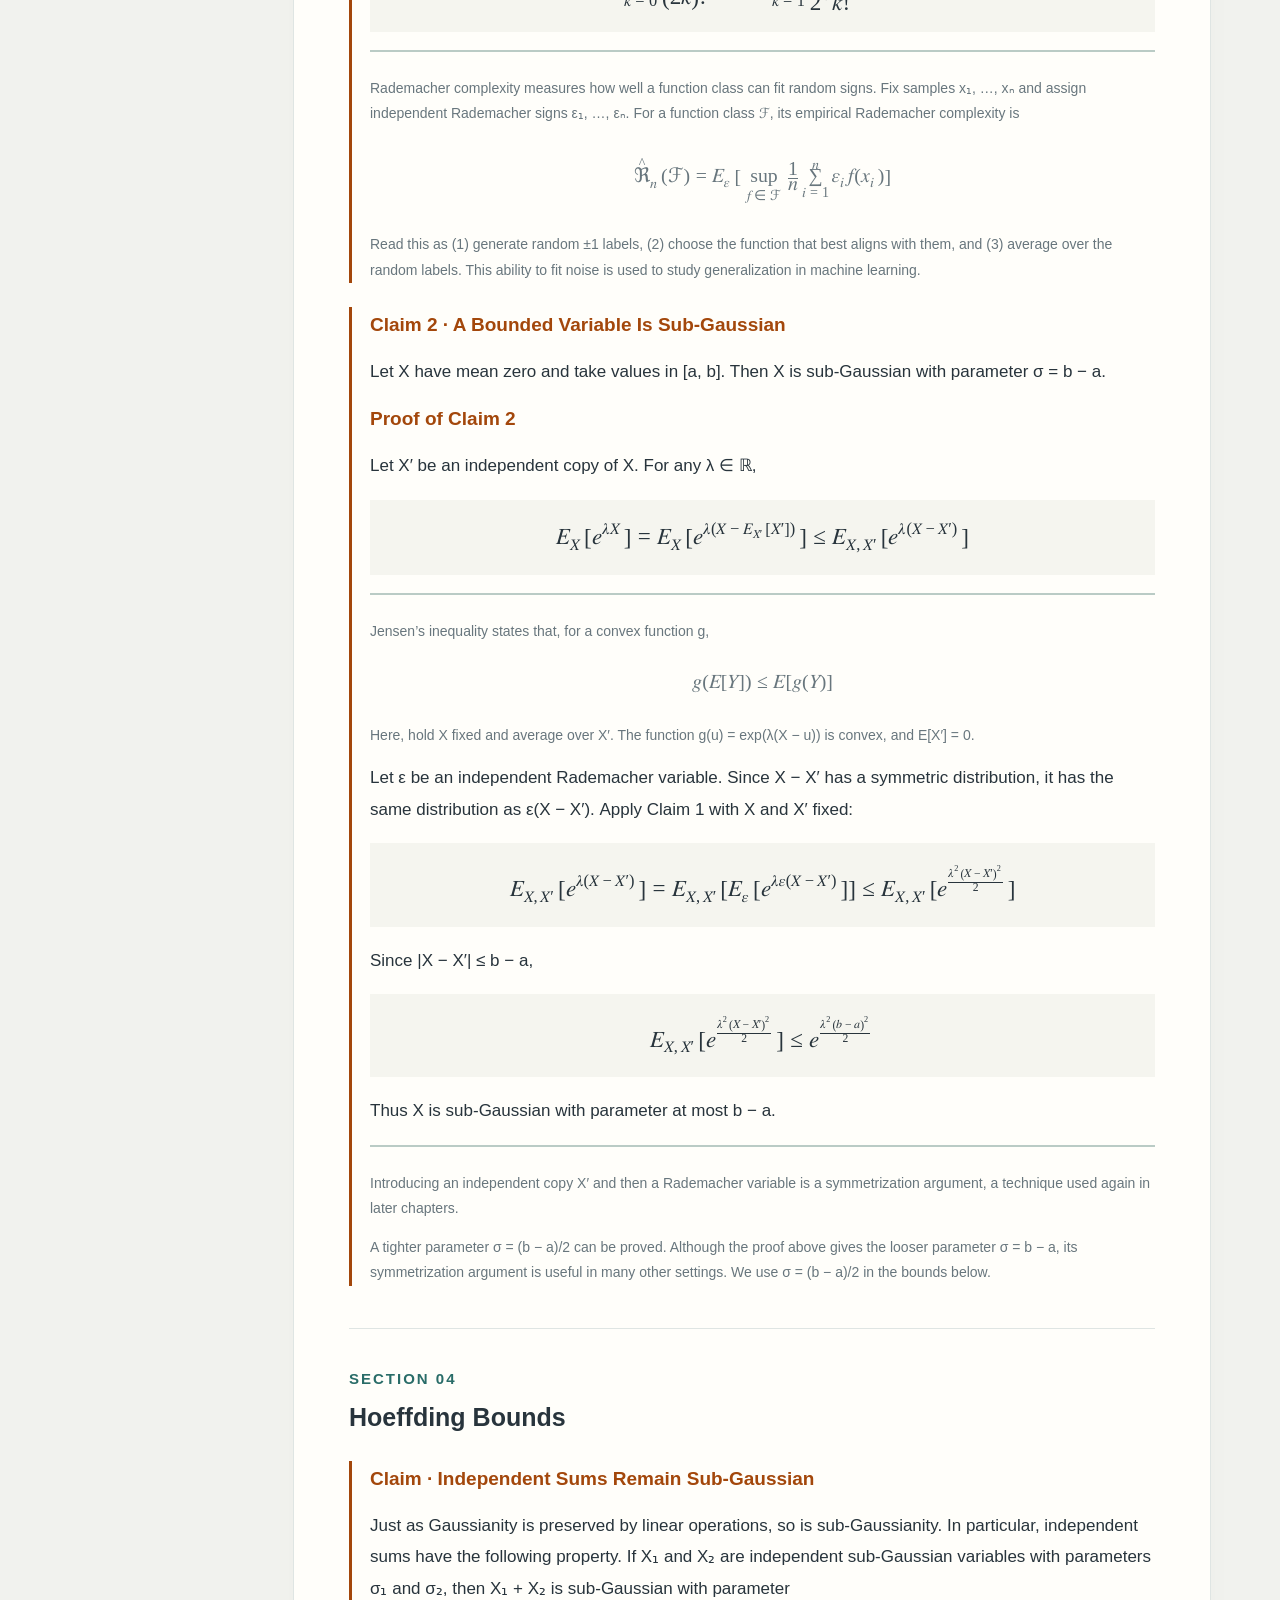
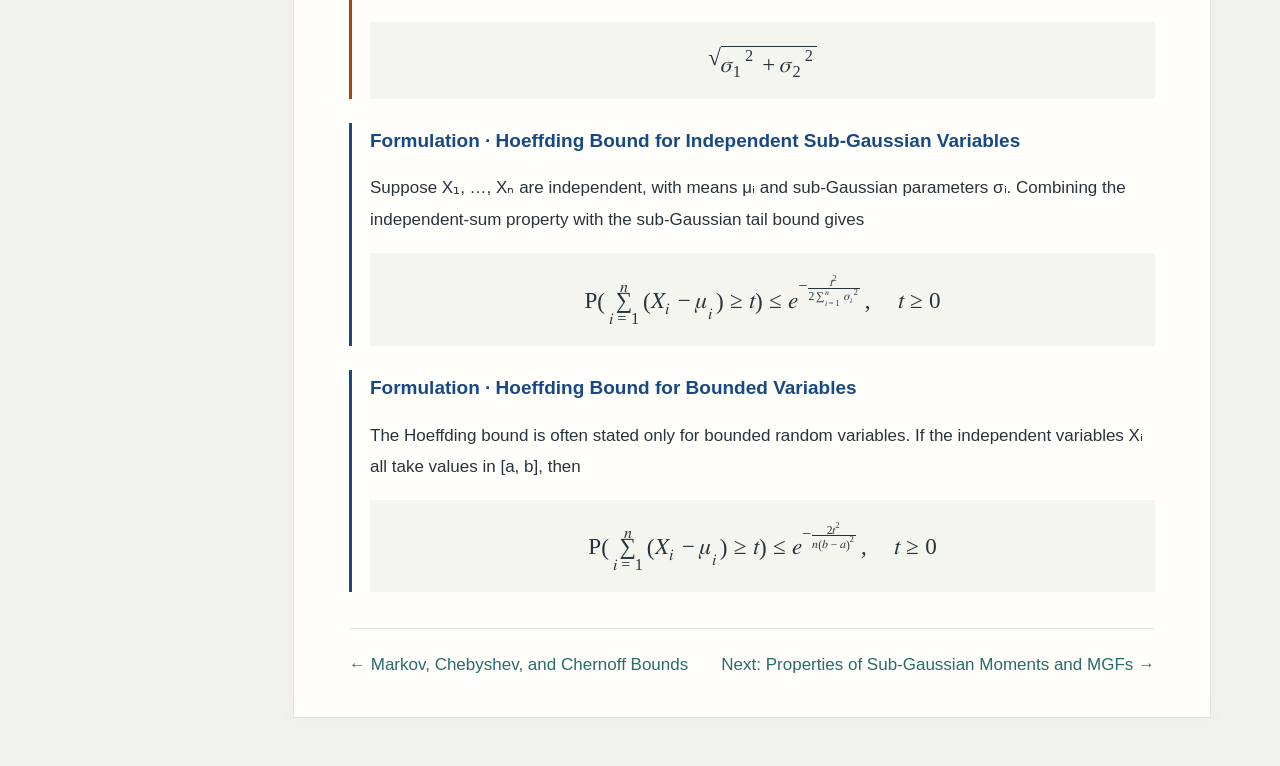
<file: sub-gaussian-examples-hoeffding.html>
<!doctype html>
<html lang="en"><head><meta charset="utf-8"><meta name="viewport" content="width=device-width,initial-scale=1"><title>Sub-Gaussian Examples — Moved to Lecture 04</title><meta http-equiv="refresh" content="0; url=gaussian-sub-gaussian.html#examples"></head><body><p><a href="gaussian-sub-gaussian.html#examples">Continue to Sub-Gaussian Examples in Lecture 04.</a></p></body></html>
</file>
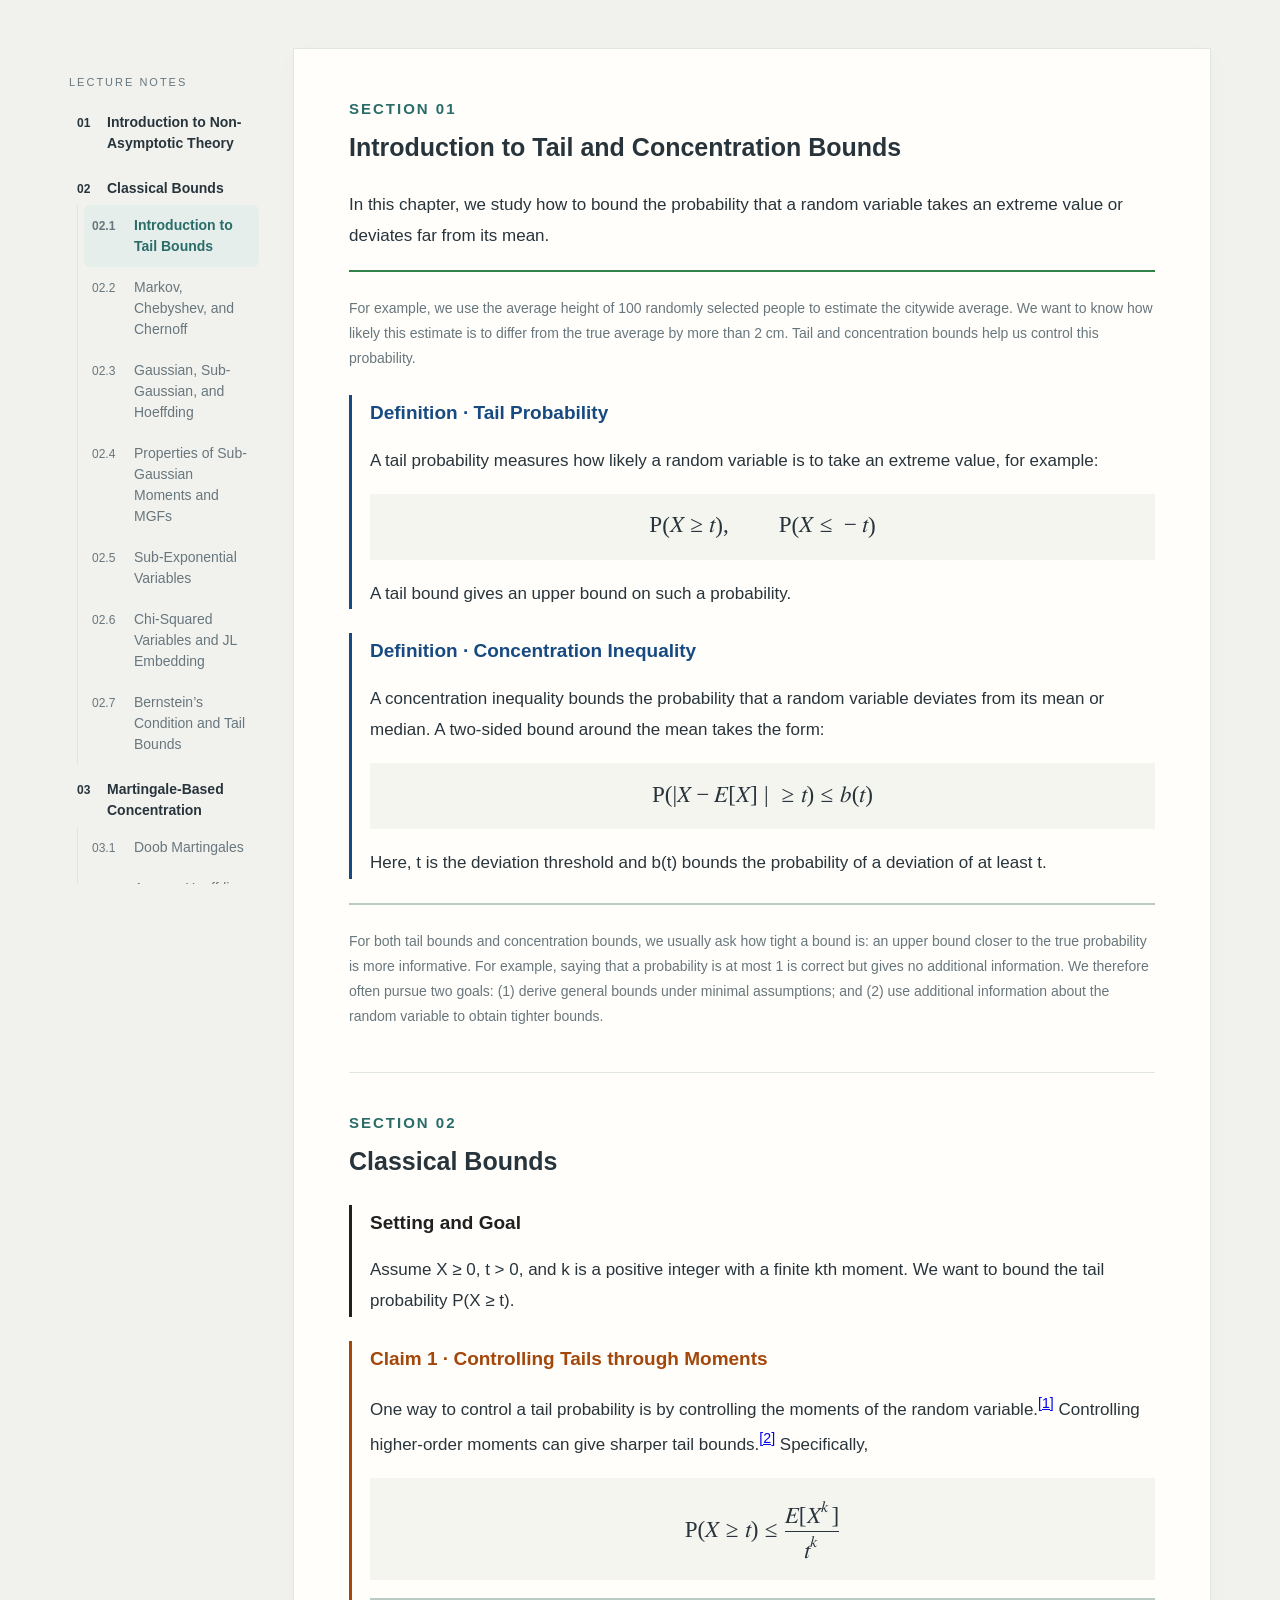
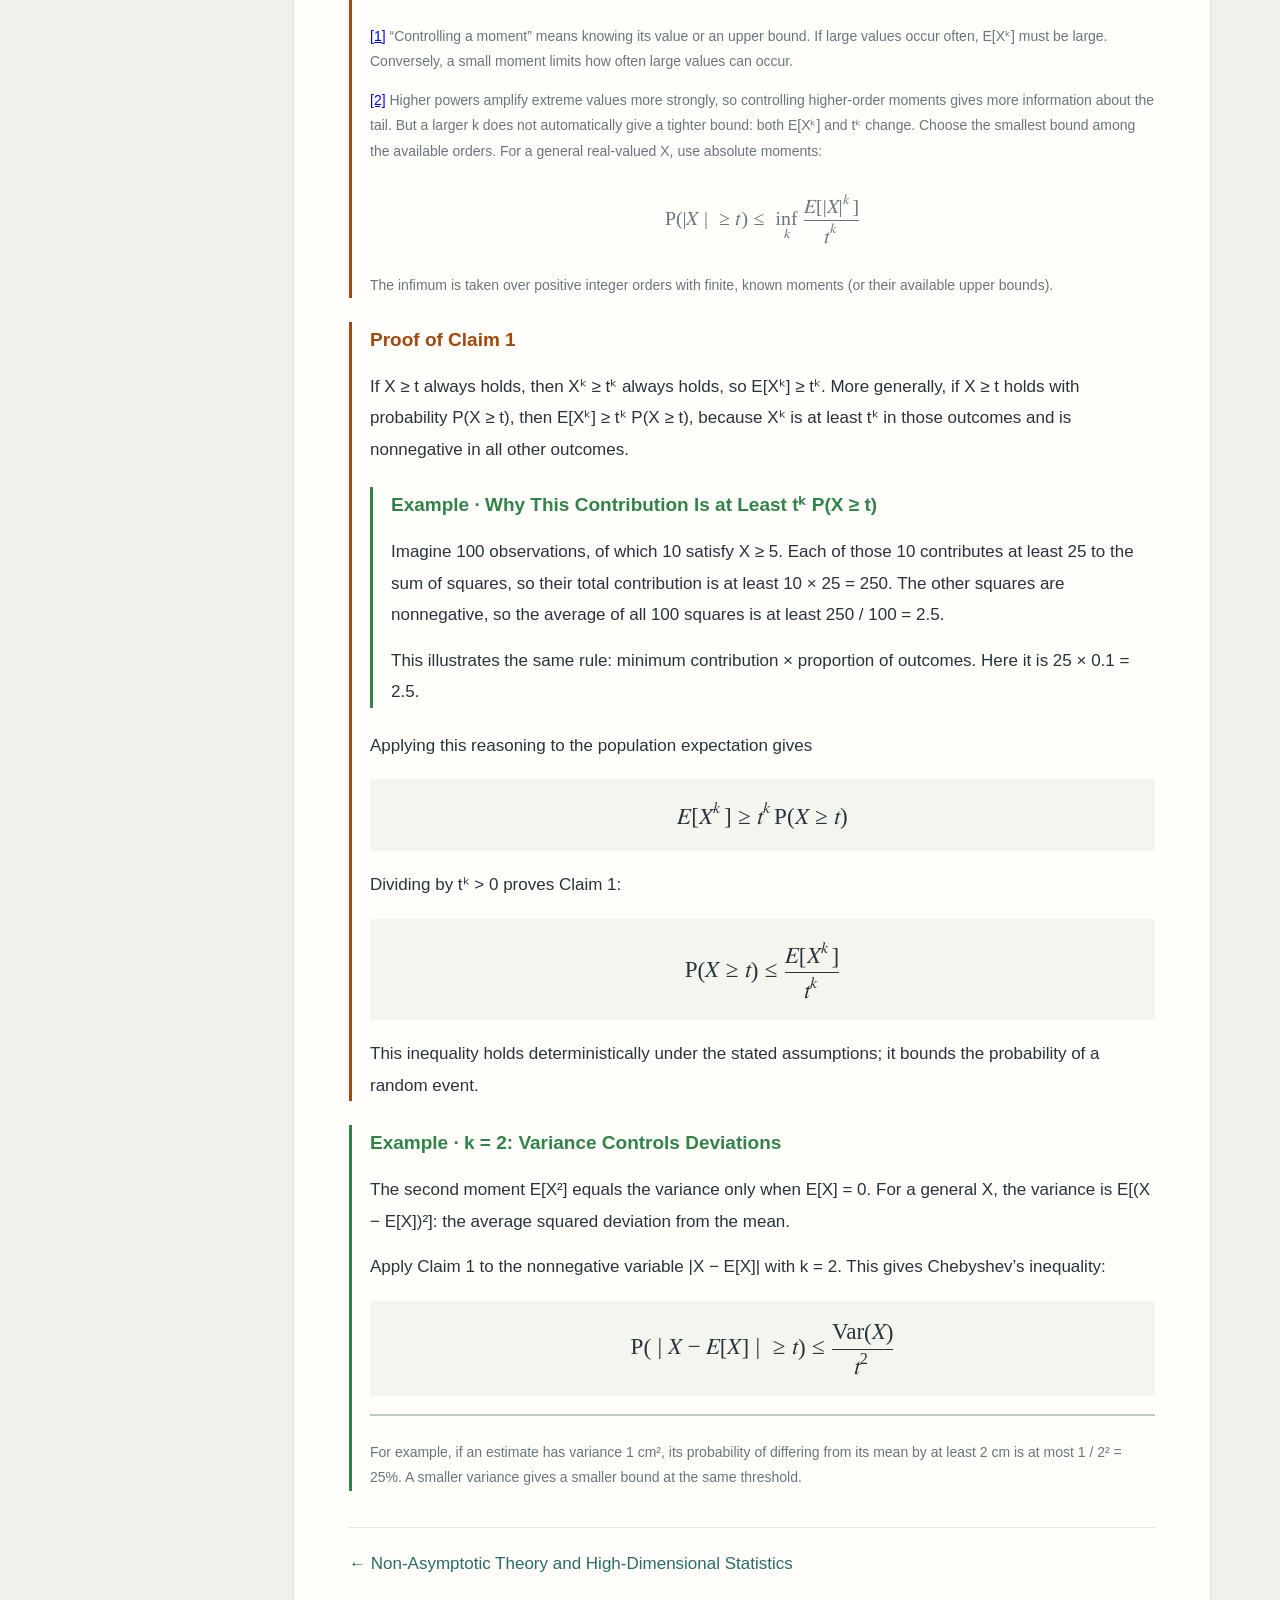
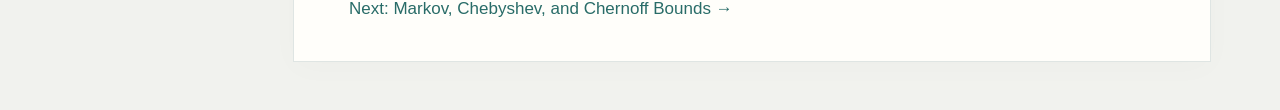
<file: tail-concentration-bounds.html>
<!doctype html>
<html lang="en"><head><meta charset="utf-8"><meta name="viewport" content="width=device-width,initial-scale=1"><title>Introduction to Tail and Concentration Bounds</title><link rel="stylesheet" href="assets/lecture.css?v=20261017-2"></head>
<body><div class="layout"><nav class="toc" aria-label="Lecture navigation"><div class="toc-group"><span class="label">LECTURE NOTES</span><a class="lecture-link" href="非渐近理论与集中不等式.html"><span class="lecture-number">01</span><span>Introduction to Non-Asymptotic Theory</span></a><div class="lecture-chapter"><span class="lecture-number">02</span><span>Classical Bounds</span></div><div class="lecture-subchapters"><a class="lecture-link" href="tail-concentration-bounds.html" aria-current="page"><span class="lecture-number">02.1</span><span>Introduction to Tail Bounds</span></a><a class="lecture-link" href="markov-chebyshev-chernoff.html"><span class="lecture-number">02.2</span><span>Markov, Chebyshev, and Chernoff</span></a><a class="lecture-link" href="gaussian-sub-gaussian.html"><span class="lecture-number">02.3</span><span>Gaussian, Sub-Gaussian, and Hoeffding</span></a><a class="lecture-link" href="properties-of-moments.html"><span class="lecture-number">02.4</span><span>Properties of Sub-Gaussian Moments and MGFs</span></a><a class="lecture-link" href="sub-exponential-bernstein.html"><span class="lecture-number">02.5</span><span>Sub-Exponential Variables</span></a><a class="lecture-link" href="chi-square-jl.html"><span class="lecture-number">02.6</span><span>Chi-Squared Variables and JL Embedding</span></a><a class="lecture-link" href="bernstein-bounds.html"><span class="lecture-number">02.7</span><span>Bernstein’s Condition and Tail Bounds</span></a></div><div class="lecture-chapter"><span class="lecture-number">03</span><span>Martingale-Based Concentration</span></div><div class="lecture-subchapters"><a class="lecture-link" href="martingale-based-methods.html"><span class="lecture-number">03.1</span><span>Doob Martingales</span></a><a class="lecture-link" href="martingale-bounds.html"><span class="lecture-number">03.2</span><span>Azuma–Hoeffding and McDiarmid</span></a></div></div><div class="toc-group toc-local"><span class="label">ON THIS PAGE</span><a href="#definitions">01 · Definitions</a><a href="#classical-bounds">02 · Classical Bounds</a><a class="toc-subsection" href="#further">Claim 1 · Further Explanation</a><a class="toc-subsection" href="#proof">Proof of Claim 1</a></div></nav><main>
<section id="definitions"><h2><span class="number">SECTION 01</span>Introduction to Tail and Concentration Bounds</h2>
<p>In this chapter, we study how to bound the probability that a random variable takes an extreme value or deviates far from its mean.</p>
<aside class="sidenote topic-example"><p>For example, we use the average height of 100 randomly selected people to estimate the citywide average. We want to know how likely this estimate is to differ from the true average by more than 2 cm. Tail and concentration bounds help us control this probability.</p></aside>
<div class="topic topic-definition"><h3>Definition · Tail Probability</h3><p>A tail probability measures how likely a random variable is to take an extreme value, for example:</p>
<div class="formula"><math display="block"><mrow><mrow><mi mathvariant="normal">P</mi><mo>(</mo><mrow><mi>X</mi><mo>≥</mo><mi>t</mi></mrow><mo>)</mo></mrow><mo>,</mo><mspace width="2em"/><mrow><mi mathvariant="normal">P</mi><mo>(</mo><mrow><mi>X</mi><mo>≤</mo><mo>−</mo><mi>t</mi></mrow><mo>)</mo></mrow></mrow></math></div>
<p>A tail bound gives an upper bound on such a probability.</p></div>
<div class="topic topic-definition"><h3>Definition · Concentration Inequality</h3><p>A concentration inequality bounds the probability that a random variable deviates from its mean or median. A two-sided bound around the mean takes the form:</p>
<div class="formula"><math display="block"><mrow><mrow><mi mathvariant="normal">P</mi><mo>(</mo><mrow><mo>|</mo><mi>X</mi><mo>−</mo><mrow><mi mathvariant="double-struck">E</mi><mo>[</mo><mi>X</mi><mo>]</mo></mrow><mo>|</mo><mo>≥</mo><mi>t</mi></mrow><mo>)</mo></mrow><mo>≤</mo><mi>b</mi><mo>(</mo><mi>t</mi><mo>)</mo></mrow></math></div>
<p>Here, t is the deviation threshold and b(t) bounds the probability of a deviation of at least t.</p>
</div>
<aside class="sidenote footnotes" aria-label="Tightness of bounds"><p>For both tail bounds and concentration bounds, we usually ask how tight a bound is: an upper bound closer to the true probability is more informative. For example, saying that a probability is at most 1 is correct but gives no additional information. We therefore often pursue two goals: (1) derive general bounds under minimal assumptions; and (2) use additional information about the random variable to obtain tighter bounds.</p></aside></section>
<section id="classical-bounds"><h2><span class="number">SECTION 02</span>Classical Bounds</h2>
<div class="topic topic-setting"><h3>Setting and Goal</h3><p>Assume X ≥ 0, t &gt; 0, and k is a positive integer with a finite kth moment. We want to bound the tail probability P(X ≥ t).</p></div>
<div class="topic topic-theorem" id="claim-1"><h3>Claim 1 · Controlling Tails through Moments</h3><p>One way to control a tail probability is by controlling the moments of the random variable.<sup><a href="#fn-1" id="fnref-1" aria-label="Footnote 1">[1]</a></sup> Controlling higher-order moments can give sharper tail bounds.<sup><a href="#fn-2" id="fnref-2" aria-label="Footnote 2">[2]</a></sup> Specifically,</p>
<div class="formula"><math display="block"><mrow><mrow><mi mathvariant="normal">P</mi><mo>(</mo><mrow><mi>X</mi><mo>≥</mo><mi>t</mi></mrow><mo>)</mo></mrow><mo>≤</mo><mfrac><mrow><mi mathvariant="double-struck">E</mi><mo>[</mo><msup><mi>X</mi><mi>k</mi></msup><mo>]</mo></mrow><msup><mi>t</mi><mi>k</mi></msup></mfrac></mrow></math></div>
<aside class="sidenote footnotes" id="further" aria-label="Further explanation">
<p id="fn-1"><a href="#fnref-1" aria-label="Back to footnote reference">[1]</a> “Controlling a moment” means knowing its value or an upper bound. If large values occur often, E[Xᵏ] must be large. Conversely, a small moment limits how often large values can occur.</p>
<p id="fn-2"><a href="#fnref-2" aria-label="Back to footnote reference">[2]</a> Higher powers amplify extreme values more strongly, so controlling higher-order moments gives more information about the tail. But a larger k does not automatically give a tighter bound: both E[Xᵏ] and tᵏ change. Choose the smallest bound among the available orders. For a general real-valued X, use absolute moments:</p>
<div class="formula"><math display="block"><mrow><mrow><mi mathvariant="normal">P</mi><mo>(</mo><mrow><mo>|</mo><mi>X</mi><mo>|</mo><mo>≥</mo><mi>t</mi></mrow><mo>)</mo></mrow><mo>≤</mo><munder><mo>inf</mo><mi>k</mi></munder><mfrac><mrow><mi mathvariant="double-struck">E</mi><mo>[</mo><msup><mrow><mo>|</mo><mi>X</mi><mo>|</mo></mrow><mi>k</mi></msup><mo>]</mo></mrow><msup><mi>t</mi><mi>k</mi></msup></mfrac></mrow></math></div>
<p>The infimum is taken over positive integer orders with finite, known moments (or their available upper bounds).</p></aside>
</div>
<div class="topic topic-proof" id="proof"><h3>Proof of Claim 1</h3>
<p>If X ≥ t always holds, then Xᵏ ≥ tᵏ always holds, so E[Xᵏ] ≥ tᵏ. More generally, if X ≥ t holds with probability P(X ≥ t), then E[Xᵏ] ≥ tᵏ P(X ≥ t), because Xᵏ is at least tᵏ in those outcomes and is nonnegative in all other outcomes.</p>
<div class="topic topic-example"><h3>Example · Why This Contribution Is at Least tᵏ P(X ≥ t)</h3>
<p>Imagine 100 observations, of which 10 satisfy X ≥ 5. Each of those 10 contributes at least 25 to the sum of squares, so their total contribution is at least 10 × 25 = 250. The other squares are nonnegative, so the average of all 100 squares is at least 250 / 100 = 2.5.</p>
<p>This illustrates the same rule: minimum contribution × proportion of outcomes. Here it is 25 × 0.1 = 2.5.</p></div>
<p>Applying this reasoning to the population expectation gives</p>
<div class="formula"><math display="block"><mrow><mrow><mi mathvariant="double-struck">E</mi><mo>[</mo><msup><mi>X</mi><mi>k</mi></msup><mo>]</mo></mrow><mo>≥</mo><msup><mi>t</mi><mi>k</mi></msup><mrow><mi mathvariant="normal">P</mi><mo>(</mo><mrow><mi>X</mi><mo>≥</mo><mi>t</mi></mrow><mo>)</mo></mrow></mrow></math></div>
<p>Dividing by tᵏ &gt; 0 proves Claim 1:</p>
<div class="formula"><math display="block"><mrow><mrow><mi mathvariant="normal">P</mi><mo>(</mo><mrow><mi>X</mi><mo>≥</mo><mi>t</mi></mrow><mo>)</mo></mrow><mo>≤</mo><mfrac><mrow><mi mathvariant="double-struck">E</mi><mo>[</mo><msup><mi>X</mi><mi>k</mi></msup><mo>]</mo></mrow><msup><mi>t</mi><mi>k</mi></msup></mfrac></mrow></math></div>
<p>This inequality holds deterministically under the stated assumptions; it bounds the probability of a random event.</p></div>
<div class="topic topic-example"><h3>Example · k = 2: Variance Controls Deviations</h3>
<p>The second moment E[X²] equals the variance only when E[X] = 0. For a general X, the variance is E[(X − E[X])²]: the average squared deviation from the mean.</p>
<p>Apply Claim 1 to the nonnegative variable |X − E[X]| with k = 2. This gives Chebyshev’s inequality:</p>
<div class="formula"><math display="block"><mrow><mi mathvariant="normal">P</mi><mo>(</mo><mo>|</mo><mi>X</mi><mo>−</mo><mi mathvariant="double-struck">E</mi><mo>[</mo><mi>X</mi><mo>]</mo><mo>|</mo><mo>≥</mo><mi>t</mi><mo>)</mo><mo>≤</mo><mfrac><mrow><mi mathvariant="normal">Var</mi><mo>(</mo><mi>X</mi><mo>)</mo></mrow><msup><mi>t</mi><mn>2</mn></msup></mfrac></mrow></math></div>
<aside class="sidenote footnotes" aria-label="Example note"><p>For example, if an estimate has variance 1 cm², its probability of differing from its mean by at least 2 cm is at most 1 / 2² = 25%. A smaller variance gives a smaller bound at the same threshold.</p></aside>
</div>

</section>
<nav class="page-navigation" aria-label="Lecture navigation"><a href="非渐近理论与集中不等式.html">← Non-Asymptotic Theory and High-Dimensional Statistics</a><a href="markov-chebyshev-chernoff.html">Next: Markov, Chebyshev, and Chernoff Bounds →</a></nav>
</main></div></body></html>
</file>
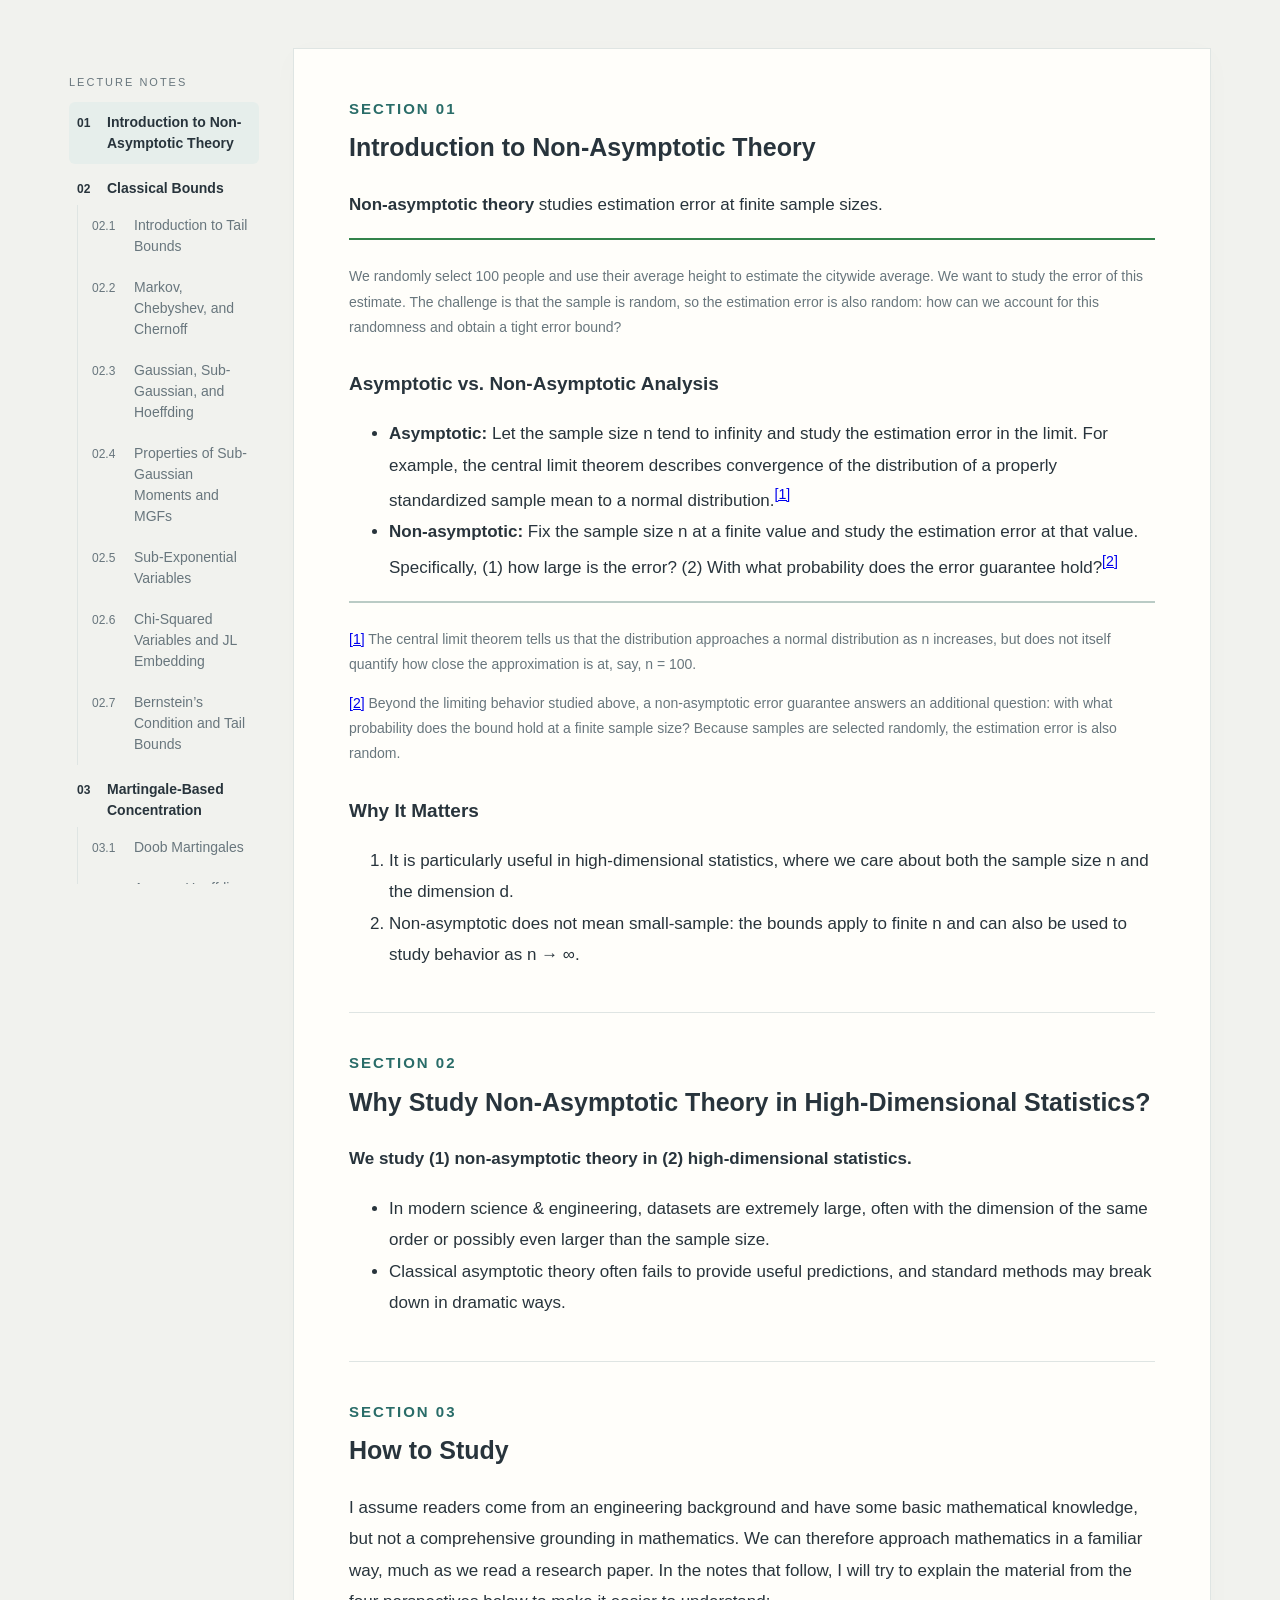
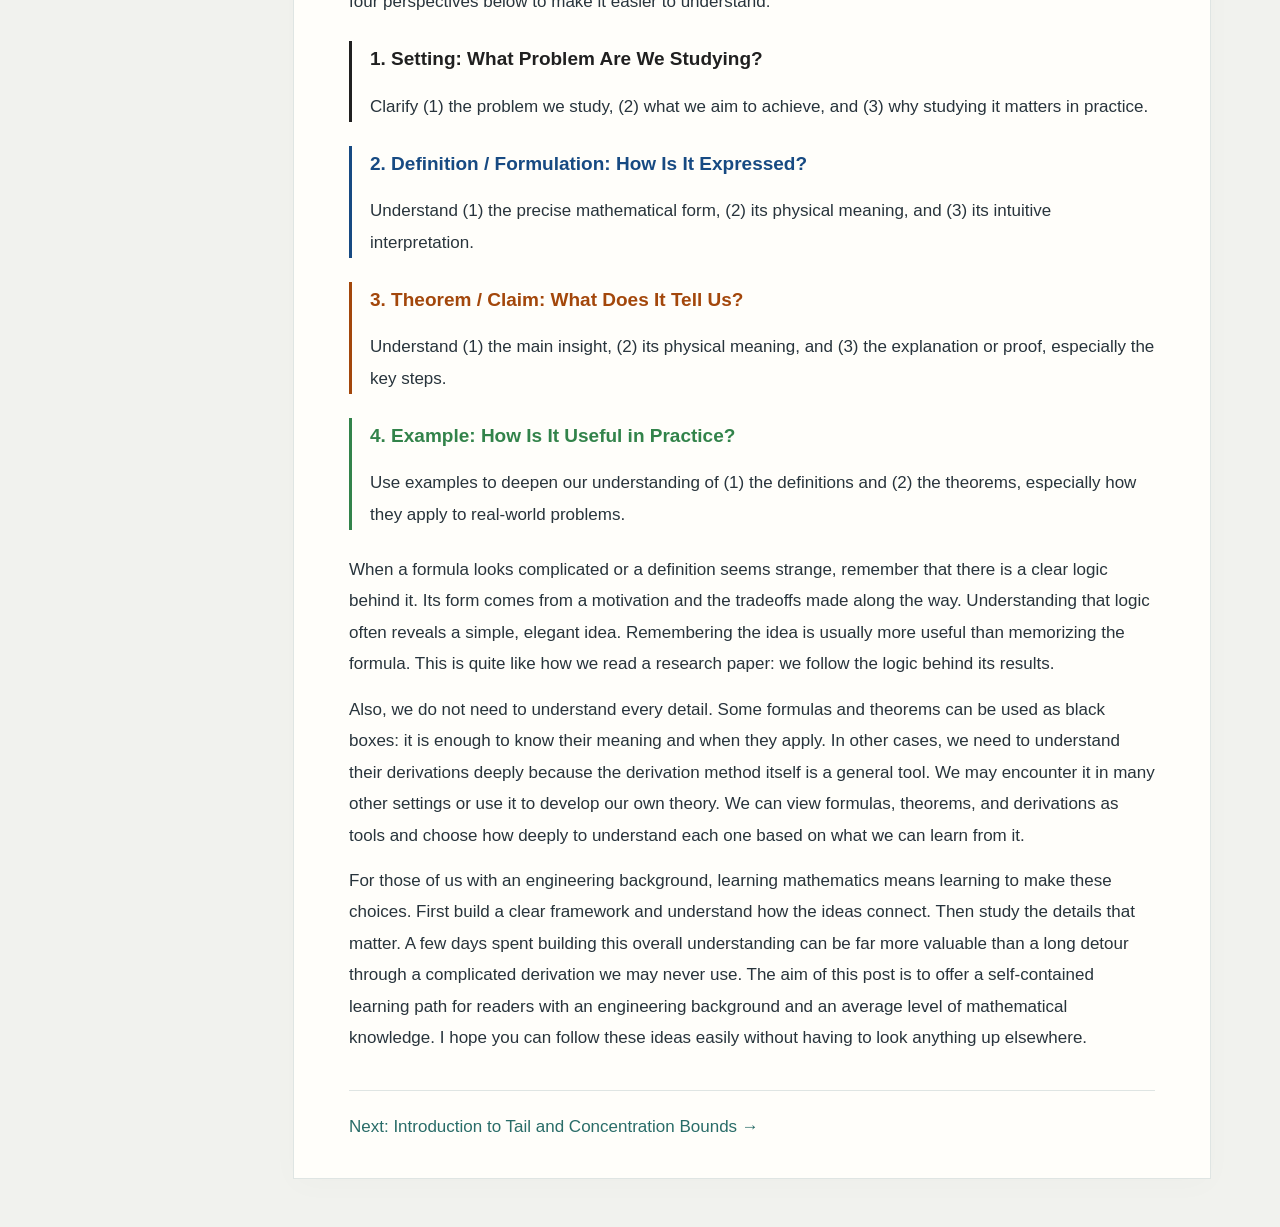
<file: 非渐近理论与集中不等式.html>
<!doctype html>
<html lang="en"><head><meta charset="utf-8"><meta name="viewport" content="width=device-width,initial-scale=1"><title>Introduction to Non-Asymptotic Theory</title><link rel="stylesheet" href="assets/lecture.css?v=20261017-2"></head><body><div class="layout"><nav class="toc" aria-label="Lecture navigation"><div class="toc-group"><span class="label">LECTURE NOTES</span><a class="lecture-link" href="非渐近理论与集中不等式.html" aria-current="page"><span class="lecture-number">01</span><span>Introduction to Non-Asymptotic Theory</span></a><div class="lecture-chapter"><span class="lecture-number">02</span><span>Classical Bounds</span></div><div class="lecture-subchapters"><a class="lecture-link" href="tail-concentration-bounds.html"><span class="lecture-number">02.1</span><span>Introduction to Tail Bounds</span></a><a class="lecture-link" href="markov-chebyshev-chernoff.html"><span class="lecture-number">02.2</span><span>Markov, Chebyshev, and Chernoff</span></a><a class="lecture-link" href="gaussian-sub-gaussian.html"><span class="lecture-number">02.3</span><span>Gaussian, Sub-Gaussian, and Hoeffding</span></a><a class="lecture-link" href="properties-of-moments.html"><span class="lecture-number">02.4</span><span>Properties of Sub-Gaussian Moments and MGFs</span></a><a class="lecture-link" href="sub-exponential-bernstein.html"><span class="lecture-number">02.5</span><span>Sub-Exponential Variables</span></a><a class="lecture-link" href="chi-square-jl.html"><span class="lecture-number">02.6</span><span>Chi-Squared Variables and JL Embedding</span></a><a class="lecture-link" href="bernstein-bounds.html"><span class="lecture-number">02.7</span><span>Bernstein’s Condition and Tail Bounds</span></a></div><div class="lecture-chapter"><span class="lecture-number">03</span><span>Martingale-Based Concentration</span></div><div class="lecture-subchapters"><a class="lecture-link" href="martingale-based-methods.html"><span class="lecture-number">03.1</span><span>Doob Martingales</span></a><a class="lecture-link" href="martingale-bounds.html"><span class="lecture-number">03.2</span><span>Azuma–Hoeffding and McDiarmid</span></a></div></div><div class="toc-group toc-local"><span class="label">ON THIS PAGE</span><a href="#finite-sample">01 · Introduction to Non-Asymptotic Theory</a><a href="#high-dimension">02 · Why High Dimensions?</a><a href="#how-to-study">03 · How to Study</a></div></nav><main>
<section id="finite-sample">
<h2><span class="number">SECTION 01</span>Introduction to Non-Asymptotic Theory</h2>
<p><strong>Non-asymptotic theory</strong> studies estimation error at finite sample sizes.</p>
<aside class="sidenote topic-example"><p>We randomly select 100 people and use their average height to estimate the citywide average. We want to study the error of this estimate. The challenge is that the sample is random, so the estimation error is also random: how can we account for this randomness and obtain a tight error bound?</p></aside>

<h3>Asymptotic vs. Non-Asymptotic Analysis</h3>
<ul>
<li><strong>Asymptotic:</strong> Let the sample size n tend to infinity and study the estimation error in the limit. For example, the central limit theorem describes convergence of the distribution of a properly standardized sample mean to a normal distribution.<sup><a href="#fn-1" id="fnref-1" aria-label="Footnote 1">[1]</a></sup></li>
<li><strong>Non-asymptotic:</strong> Fix the sample size n at a finite value and study the estimation error at that value. Specifically, (1) how large is the error? (2) With what probability does the error guarantee hold?<sup><a href="#fn-2" id="fnref-2" aria-label="Footnote 2">[2]</a></sup></li>
</ul>
<aside class="sidenote footnotes" aria-label="Footnote"><p id="fn-1"><a href="#fnref-1" aria-label="Back to footnote reference">[1]</a> The central limit theorem tells us that the distribution approaches a normal distribution as n increases, but does not itself quantify how close the approximation is at, say, n = 100.</p><p id="fn-2"><a href="#fnref-2" aria-label="Back to footnote reference">[2]</a> Beyond the limiting behavior studied above, a non-asymptotic error guarantee answers an additional question: with what probability does the bound hold at a finite sample size? Because samples are selected randomly, the estimation error is also random.</p></aside>


<h3>Why It Matters</h3>
<ol>
<li>It is particularly useful in high-dimensional statistics, where we care about both the sample size n and the dimension d.</li>
<li>Non-asymptotic does not mean small-sample: the bounds apply to finite n and can also be used to study behavior as n → ∞.</li>
</ol>
</section>
<section id="high-dimension">
<h2><span class="number">SECTION 02</span>Why Study Non-Asymptotic Theory in High-Dimensional Statistics?</h2>
<p class="question">We study <strong>(1) non-asymptotic theory</strong> in <strong>(2) high-dimensional statistics</strong>.</p>
<ul>
<li>In modern science &amp; engineering, datasets are extremely large, often with the dimension of the same order or possibly even larger than the sample size.</li>
<li>Classical asymptotic theory often fails to provide useful predictions, and standard methods may break down in dramatic ways.</li>
</ul>

</section>
<section id="how-to-study">
<h2><span class="number">SECTION 03</span>How to Study</h2>
<p>I assume readers come from an engineering background and have some basic mathematical knowledge, but not a comprehensive grounding in mathematics. We can therefore approach mathematics in a familiar way, much as we read a research paper. In the notes that follow, I will try to explain the material from the four perspectives below to make it easier to understand:</p>
<div class="topic topic-setting">
<h3>1. Setting: What Problem Are We Studying?</h3>
<p>Clarify (1) the problem we study, (2) what we aim to achieve, and (3) why studying it matters in practice.</p>
</div>
<div class="topic topic-definition">
<h3>2. Definition / Formulation: How Is It Expressed?</h3>
<p>Understand (1) the precise mathematical form, (2) its physical meaning, and (3) its intuitive interpretation.</p>
</div>
<div class="topic topic-proof">
<h3>3. Theorem / Claim: What Does It Tell Us?</h3>
<p>Understand (1) the main insight, (2) its physical meaning, and (3) the explanation or proof, especially the key steps.</p>
</div>
<div class="topic topic-example">
<h3>4. Example: How Is It Useful in Practice?</h3>
<p>Use examples to deepen our understanding of (1) the definitions and (2) the theorems, especially how they apply to real-world problems.</p>
</div>
<p>When a formula looks complicated or a definition seems strange, remember that there is a clear logic behind it. Its form comes from a motivation and the tradeoffs made along the way. Understanding that logic often reveals a simple, elegant idea. Remembering the idea is usually more useful than memorizing the formula. This is quite like how we read a research paper: we follow the logic behind its results.</p>
<p>Also, we do not need to understand every detail. Some formulas and theorems can be used as black boxes: it is enough to know their meaning and when they apply. In other cases, we need to understand their derivations deeply because the derivation method itself is a general tool. We may encounter it in many other settings or use it to develop our own theory. We can view formulas, theorems, and derivations as tools and choose how deeply to understand each one based on what we can learn from it.</p>
<p>For those of us with an engineering background, learning mathematics means learning to make these choices. First build a clear framework and understand how the ideas connect. Then study the details that matter. A few days spent building this overall understanding can be far more valuable than a long detour through a complicated derivation we may never use. The aim of this post is to offer a self-contained learning path for readers with an engineering background and an average level of mathematical knowledge. I hope you can follow these ideas easily without having to look anything up elsewhere.</p>
</section>
<nav class="page-navigation" aria-label="Next lecture"><a href="tail-concentration-bounds.html">Next: Introduction to Tail and Concentration Bounds →</a></nav></main></div></body></html>
</file>
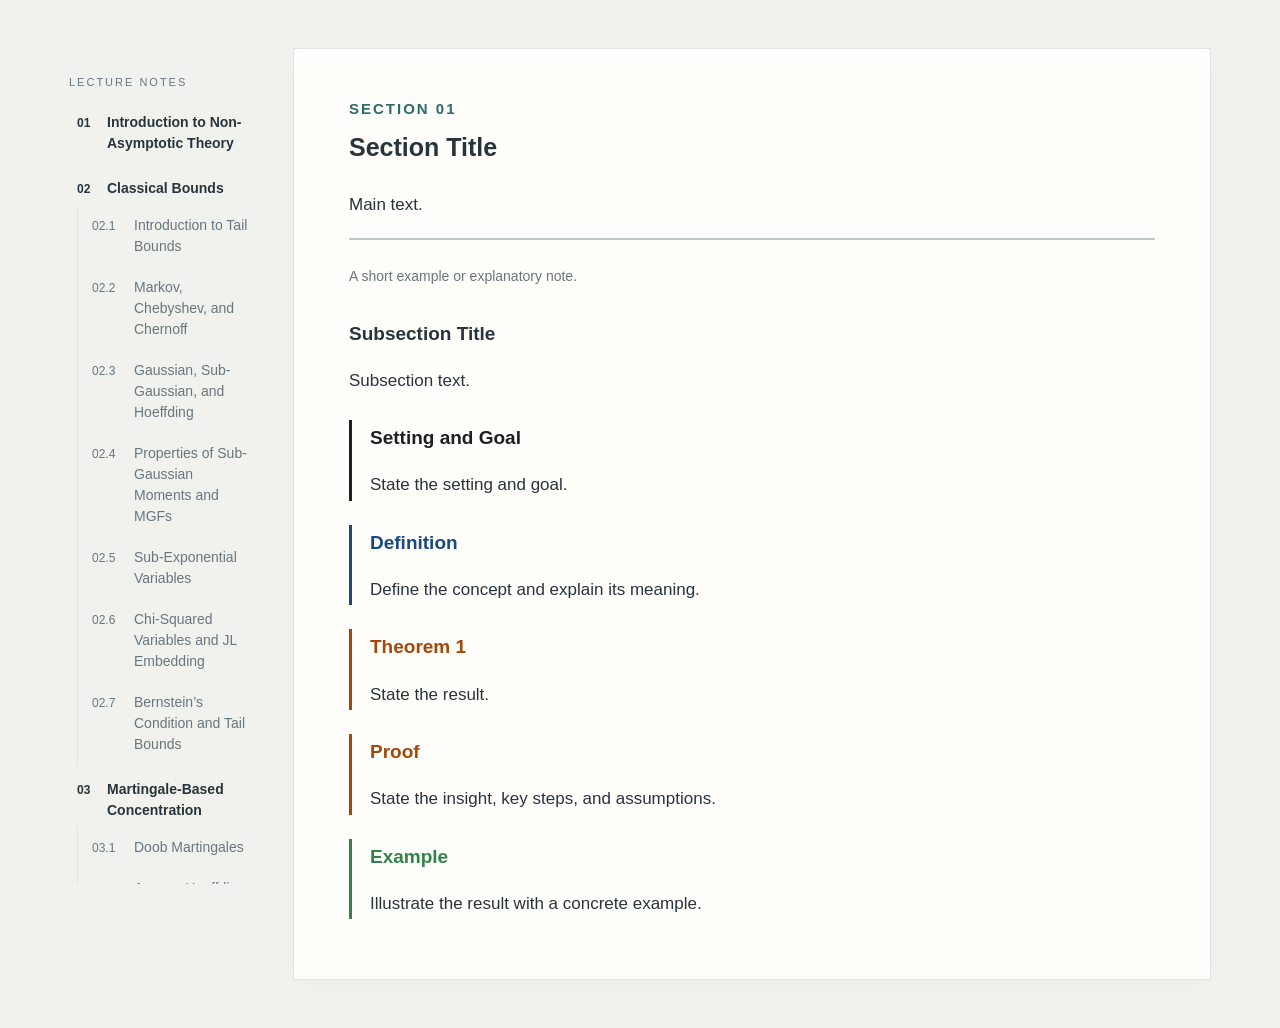
<file: templates/lecture.html>
<!doctype html>
<html lang="en">
<head>
  <meta charset="utf-8">
  <meta name="viewport" content="width=device-width,initial-scale=1">
  <title>Lecture Notes</title>
  <link rel="stylesheet" href="../assets/lecture.css?v=20261017-2">
</head>
<body>
  <div class="layout">
    <nav class="toc" aria-label="Lecture navigation">
      <div class="toc-group"><span class="label">LECTURE NOTES</span><a class="lecture-link" href="../非渐近理论与集中不等式.html"><span class="lecture-number">01</span><span>Introduction to Non-Asymptotic Theory</span></a><div class="lecture-chapter"><span class="lecture-number">02</span><span>Classical Bounds</span></div><div class="lecture-subchapters"><a class="lecture-link" href="../tail-concentration-bounds.html"><span class="lecture-number">02.1</span><span>Introduction to Tail Bounds</span></a><a class="lecture-link" href="../markov-chebyshev-chernoff.html"><span class="lecture-number">02.2</span><span>Markov, Chebyshev, and Chernoff</span></a><a class="lecture-link" href="../gaussian-sub-gaussian.html"><span class="lecture-number">02.3</span><span>Gaussian, Sub-Gaussian, and Hoeffding</span></a><a class="lecture-link" href="../properties-of-moments.html"><span class="lecture-number">02.4</span><span>Properties of Sub-Gaussian Moments and MGFs</span></a><a class="lecture-link" href="../sub-exponential-bernstein.html"><span class="lecture-number">02.5</span><span>Sub-Exponential Variables</span></a><a class="lecture-link" href="../chi-square-jl.html"><span class="lecture-number">02.6</span><span>Chi-Squared Variables and JL Embedding</span></a><a class="lecture-link" href="../bernstein-bounds.html"><span class="lecture-number">02.7</span><span>Bernstein’s Condition and Tail Bounds</span></a></div><div class="lecture-chapter"><span class="lecture-number">03</span><span>Martingale-Based Concentration</span></div><div class="lecture-subchapters"><a class="lecture-link" href="../martingale-based-methods.html"><span class="lecture-number">03.1</span><span>Doob Martingales</span></a><a class="lecture-link" href="../martingale-bounds.html"><span class="lecture-number">03.2</span><span>Azuma–Hoeffding and McDiarmid</span></a></div></div>
      <div class="toc-group toc-local">
        <span class="label">ON THIS PAGE</span>
        <a href="#section-1">01 · Section Title</a>
      </div>
    </nav>
    <main>
      <section id="section-1">
        <h2><span class="number">SECTION 01</span>Section Title</h2>
        <p>Main text.</p>
        <aside class="sidenote"><p>A short example or explanatory note.</p></aside>
        <h3>Subsection Title</h3>
        <p>Subsection text.</p>
        <!-- Reusable content types: choose the appropriate class. -->
        <div class="topic topic-setting"><h3>Setting and Goal</h3><p>State the setting and goal.</p></div>
        <div class="topic topic-definition"><h3>Definition</h3><p>Define the concept and explain its meaning.</p></div>
        <div class="topic topic-theorem"><h3>Theorem 1</h3><p>State the result.</p></div>
        <div class="topic topic-proof"><h3>Proof</h3><p>State the insight, key steps, and assumptions.</p></div>
        <div class="topic topic-example"><h3>Example</h3><p>Illustrate the result with a concrete example.</p></div>
        <!-- Images: <figure><img src="../images/example.png" alt="Description"><figcaption>Caption</figcaption></figure> -->
        <!-- Formula example: <div class="formula"><math display="block"><msqrt><mfrac><mi>d</mi><mi>n</mi></mfrac></msqrt></math></div> -->
      </section>
    </main>
  </div>
</body>
</html>
</file>
<file: assets/lecture.css>
:root{--ink:#28343c;--muted:#68767d;--accent:#296c68;--line:#dfe5e3;--paper:#fffefa;--font-text:Arial,'Helvetica Neue','PingFang SC','Microsoft YaHei',sans-serif;--size-body:17px;--size-note:14px;--weight-normal:400;--weight-bold:600;color-scheme:light}
*{box-sizing:border-box}
html{scroll-behavior:smooth;scroll-padding-top:24px}
body{margin:0;background:#f1f2ee;color:var(--ink);font:var(--weight-normal) var(--size-body)/1.85 var(--font-text)}
.layout{max-width:1190px;margin:48px auto;display:grid;grid-template-columns:190px minmax(0,1fr);gap:34px;padding:0 24px}
.toc{position:sticky;top:40px;align-self:start;font-size:14px;padding-top:24px}
.toc .label{font-size:11px;letter-spacing:2px;color:var(--muted)}
.toc a{display:block;text-decoration:none;color:var(--muted);padding:12px 0;border-bottom:1px solid var(--line)}
.toc a:hover{color:var(--accent)}
main{background:var(--paper);padding:48px 55px 36px;border:1px solid var(--line);box-shadow:0 6px 30px #23342a05}
.meta{font-size:12px;letter-spacing:1.5px;color:var(--accent);margin:0}
h1{font-size:34px;line-height:1.45;font-weight:var(--weight-bold);letter-spacing:-.5px;margin:14px 0}
header{border-bottom:1px solid var(--line);padding-bottom:26px;margin-bottom:36px}
.lead{color:var(--muted);font-size:16px;margin-bottom:0}
h2{font-size:25px;line-height:1.55;margin:0 0 22px;font-weight:var(--weight-bold)}
h2 .number{color:var(--accent);font-size:15px;display:block;letter-spacing:2px;margin-bottom:8px}
h3{font-size:19px;font-weight:var(--weight-bold);margin:26px 0 10px}
section+section{border-top:1px solid var(--line);padding-top:38px;margin-top:42px}
p{margin:14px 0}
strong{font-weight:var(--weight-bold)}
.question{font-size:var(--size-body);font-weight:var(--weight-bold);margin:18px 0}
.callout{border-left:3px solid var(--accent);padding:14px 20px;background:#eff4f0;margin:24px 0}
.callout p{margin:4px 0}
.tag{font-size:12px;color:var(--accent);letter-spacing:1px;font-weight:var(--weight-bold)}
.with-note{display:grid;grid-template-columns:minmax(0,1fr) 145px;gap:24px;align-items:start}
.sidenote{font-size:var(--size-note);line-height:1.8;color:var(--muted);border-top:2px solid #bacbc5;padding-top:10px;margin-top:18px}
.sidenote strong{font-weight:var(--weight-bold);color:inherit}
table{border-collapse:collapse;width:100%;font-size:var(--size-body);margin:20px 0}
th,td{padding:13px 15px;border-bottom:1px solid var(--line);text-align:left;vertical-align:top}
th{font-size:13px;color:var(--muted);background:#f2f4ee}
td:first-child{width:30%}
.formula{overflow-x:auto;text-align:center;padding:22px 12px;margin:18px 0;background:#f5f5ef;font-family:Georgia,serif;font-size:21px}
.formula math{font-size:1.1em}
details{margin:20px 0;border:1px solid var(--line);padding:0 18px;background:#fff}
summary{cursor:pointer;padding:14px 0;font-size:var(--size-body);color:var(--accent);font-weight:var(--weight-bold)}
details[open]{padding-bottom:12px}
details p{font-size:inherit}
blockquote{font-size:var(--size-note);color:var(--muted);padding-left:18px;border-left:2px solid var(--line);margin:22px 0}
footer{font-size:12px;color:var(--muted);border-top:1px solid var(--line);padding-top:20px;margin-top:40px}
figure{margin:24px 0}
figure img{max-width:100%;height:auto}
figcaption{font-size:13px;color:var(--muted);text-align:center}
.figure-pair{display:grid;grid-template-columns:1fr 1fr;gap:20px}
a:focus-visible,summary:focus-visible{outline:2px solid var(--accent);outline-offset:4px}
@media(max-width:950px){.layout{grid-template-columns:1fr;max-width:850px;margin-top:20px;gap:18px}
.toc{position:static;padding:0;display:flex;gap:20px;flex-wrap:wrap}
.toc a{padding:5px 0}
.toc .label{align-self:center}
main{padding:36px}
}
@media(max-width:600px){:root{--size-body:16px;--size-note:14px}
.layout{padding:0 12px;margin:12px auto}
main{padding:26px 22px}
h1{font-size:27px}
h2{font-size:22px}
.with-note{grid-template-columns:1fr;gap:0}
.sidenote{margin:6px 0 14px;padding:10px 12px;background:#f3f5f0;border-top:0;border-left:2px solid #bacbc5}
.figure-pair{grid-template-columns:1fr}
.formula{font-size:18px}
td,th{padding:10px}
.toc{font-size:12px}
}
@media print{body{background:white;font-size:11pt}
.layout{display:block;margin:0;padding:0;max-width:none}
.toc{display:none}
main{padding:0;border:0;box-shadow:none}
h2,h3,summary{break-after:avoid}
.callout,.formula,figure{break-inside:avoid}
section+section{margin-top:25px;padding-top:25px}
details{border:0}
details:not([open])>*:not(summary){display:block}
summary{list-style:none}
.with-note{grid-template-columns:1fr 130px}
}

/* Reusable semantic colors: keep paragraph text in the shared text color. */
:root {
  --color-setting: #202020;
  --color-definition: #174a82;
  --color-proof: #a3470b;
  --color-example: #32834a;
}
.topic-setting { --topic-color: var(--color-setting); }
.topic-definition { --topic-color: var(--color-definition); }
.topic-proof { --topic-color: var(--color-proof); }
.topic-example { --topic-color: var(--color-example); }
.topic { border-left: 3px solid var(--topic-color); padding-left: 18px; margin: 24px 0; }
.topic h3 { color: var(--topic-color); margin-top: 0; }
.topic-label { color: var(--topic-color); }
.sidenote.topic-example { border-color: var(--color-example); }

.topic-theorem { --topic-color: var(--color-proof); }
.topic-theorem h3 { color: var(--color-proof); }
.topic-proof .topic-example { margin: 22px 0; }
.page-navigation { margin-top: 36px; padding-top: 20px; border-top: 1px solid var(--line); }
.page-navigation a { color: var(--accent); text-decoration: none; }
.page-navigation a:hover { text-decoration: underline; }
.footnotes .formula { background: transparent; font-size: 18px; padding: 12px 0; }
math { font-family: 'STIX Two Math', 'Cambria Math', math; }

/* Separate supplementary material while retaining semantic topic colors. */
section.supplementary { border-top: 3px double var(--line); margin-top: 60px; padding-top: 40px; }
.toc .supplementary-link { margin-top: 24px; border-top: 2px solid var(--line); }
.page-navigation { display: flex; flex-wrap: wrap; justify-content: space-between; gap: 14px 24px; }

/* Shared sidebar: navigate between lectures and within the current page. */
.toc { max-height: calc(100vh - 64px); overflow-y: auto; }
.toc-group + .toc-group { margin-top: 28px; padding-top: 20px; border-top: 1px solid var(--line); }
.toc .label { display: block; margin-bottom: 10px; }
.toc .lecture-link { display: flex; align-items: baseline; gap: 10px; border: 0; border-radius: 6px; padding: 10px 8px; line-height: 1.5; }
.lecture-number { flex: 0 0 20px; font-size: 12px; color: var(--muted); }
.toc .lecture-link[aria-current="page"] { background: #e6eeeb; color: var(--accent); font-weight: var(--weight-bold); }
.toc .lecture-link:hover { background: #edf2ef; }
.toc-local a { padding: 9px 8px; line-height: 1.55; }
.toc .toc-subsection { padding-left: 20px; font-size: 13px; border-bottom: 0; }
.toc .supplementary-link { margin-top: 12px; }
@media(max-width:950px) {
  .toc { display: grid; grid-template-columns: 1fr 1fr; gap: 24px; max-height: none; overflow: visible; }
  .toc-group + .toc-group { margin: 0; padding: 0; border: 0; }
}
@media(max-width:600px) {
  .toc { grid-template-columns: 1fr; gap: 16px; }
  .toc-local { display: flex; flex-wrap: wrap; gap: 6px 16px; }
  .toc-local .label { width: 100%; margin: 0; }
  .toc-local a { border: 0; padding: 4px 0; }
  .toc .toc-subsection { padding-left: 0; }
  .toc .supplementary-link { margin-top: 0; border: 0; }
}

/* Chapter hierarchy shared by all lecture sidebars. */
.toc .lecture-chapter { display: flex; align-items: baseline; gap: 10px; padding: 14px 8px 6px; font-weight: var(--weight-bold); color: var(--ink); line-height: 1.5; }
.toc .lecture-subchapters { margin-left: 8px; padding-left: 6px; border-left: 1px solid var(--line); }
.toc .lecture-subchapters .lecture-number { flex-basis: 32px; }

.toc > .toc-group > .lecture-link { font-weight: var(--weight-bold); color: var(--ink); }
.toc > .toc-group > .lecture-link .lecture-number,
.toc .lecture-chapter .lecture-number { color: inherit; }
</file>
